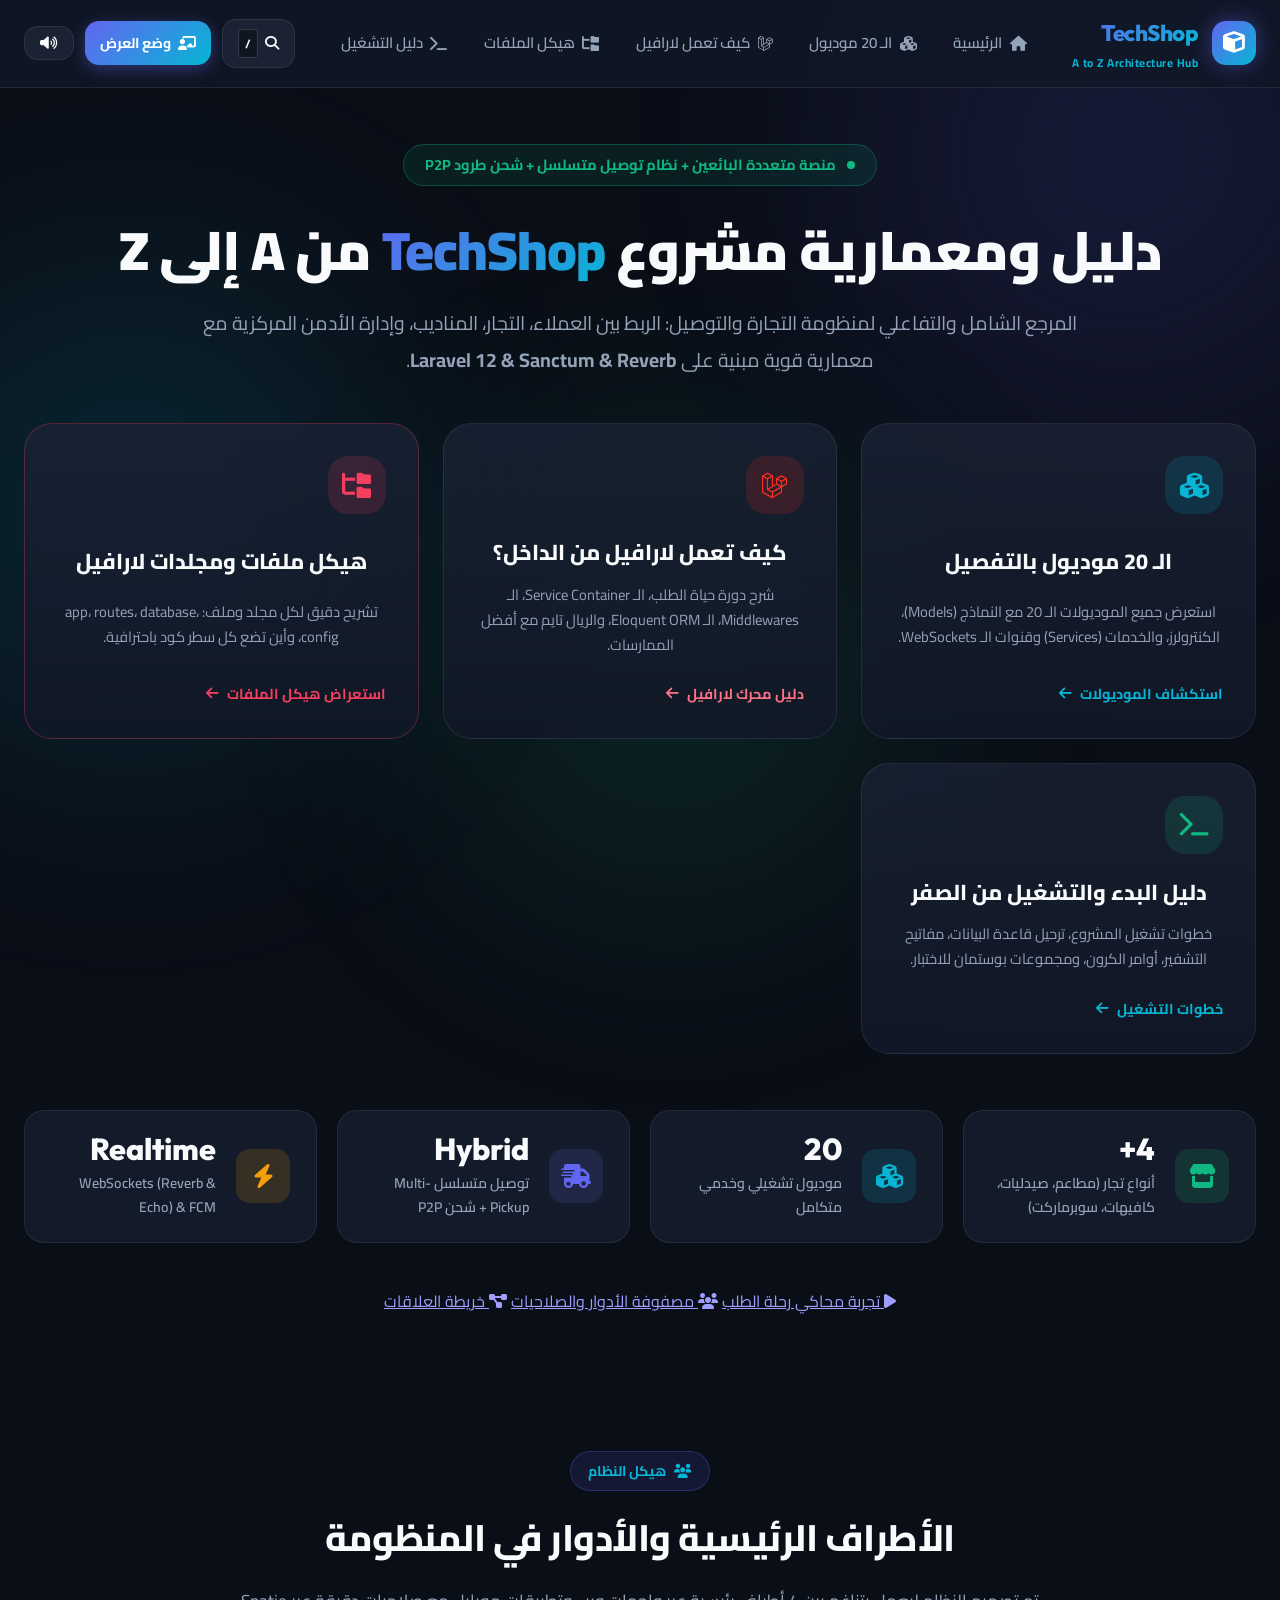
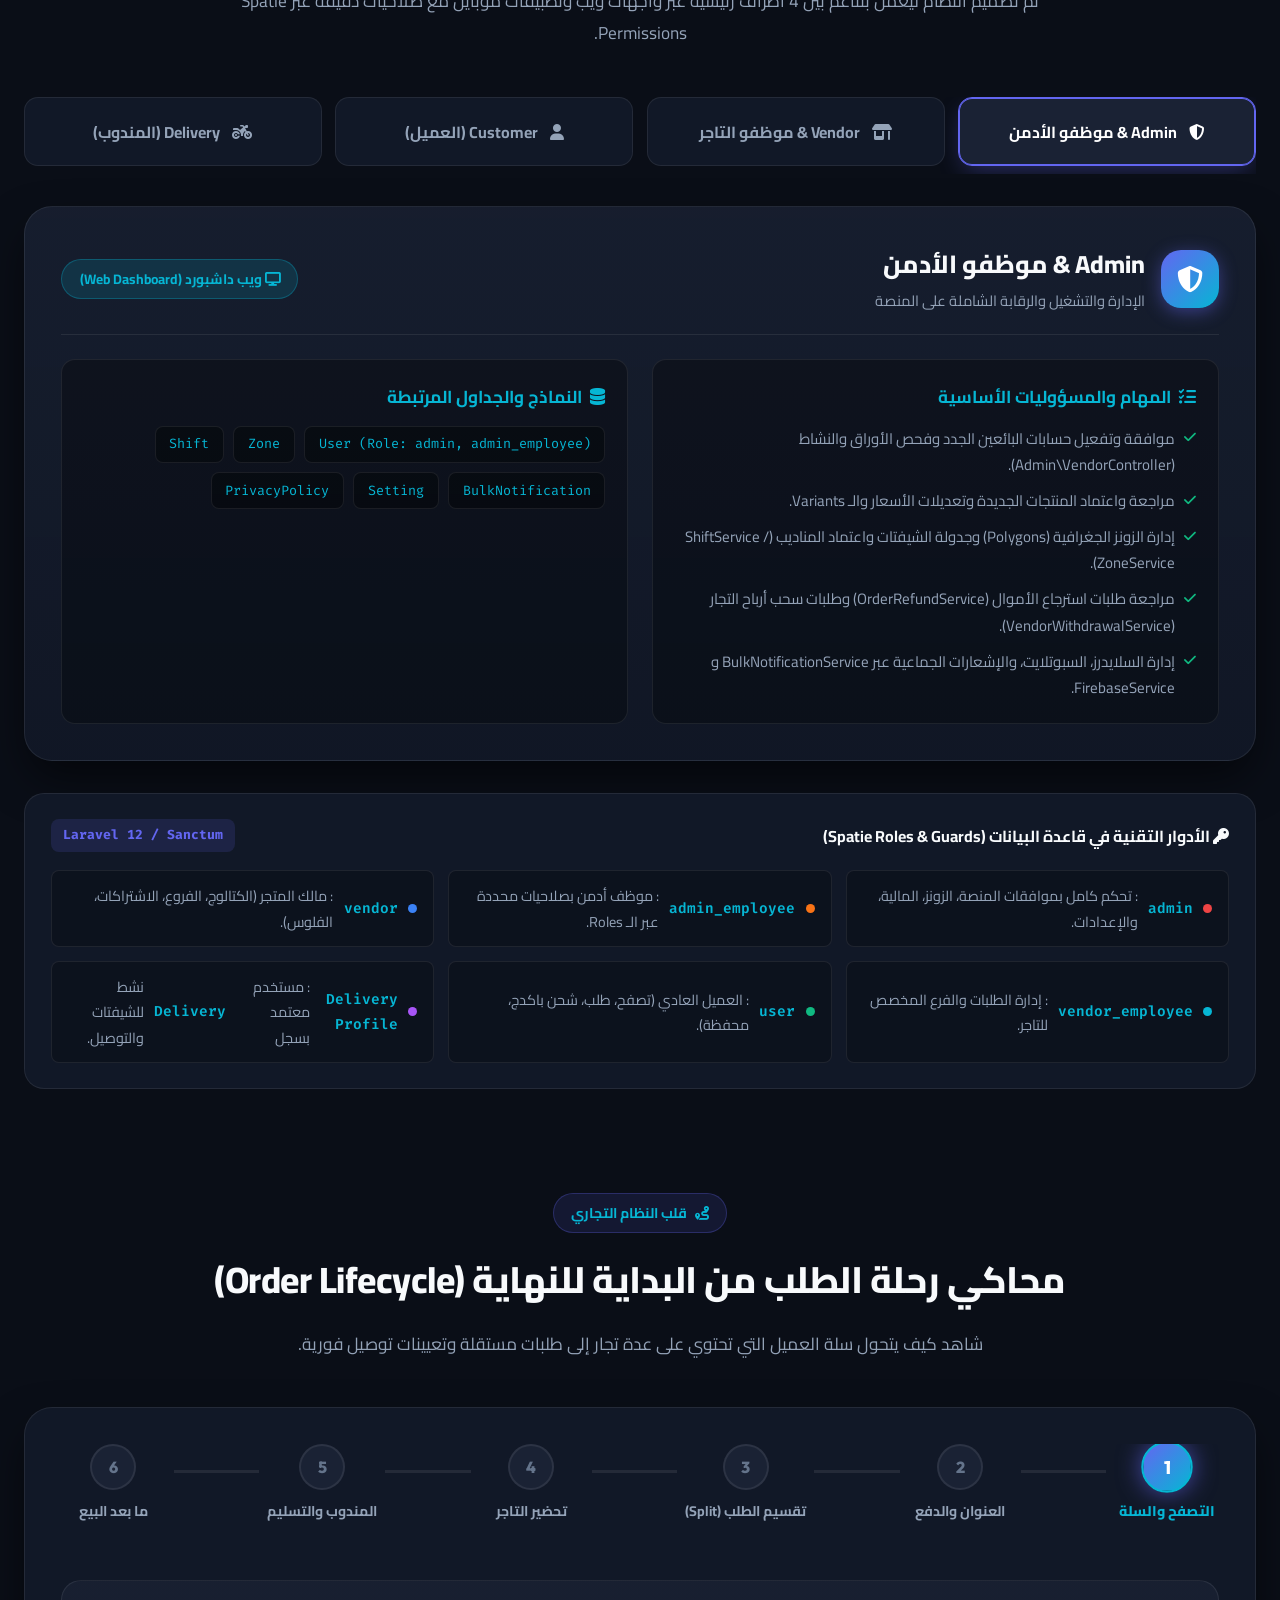
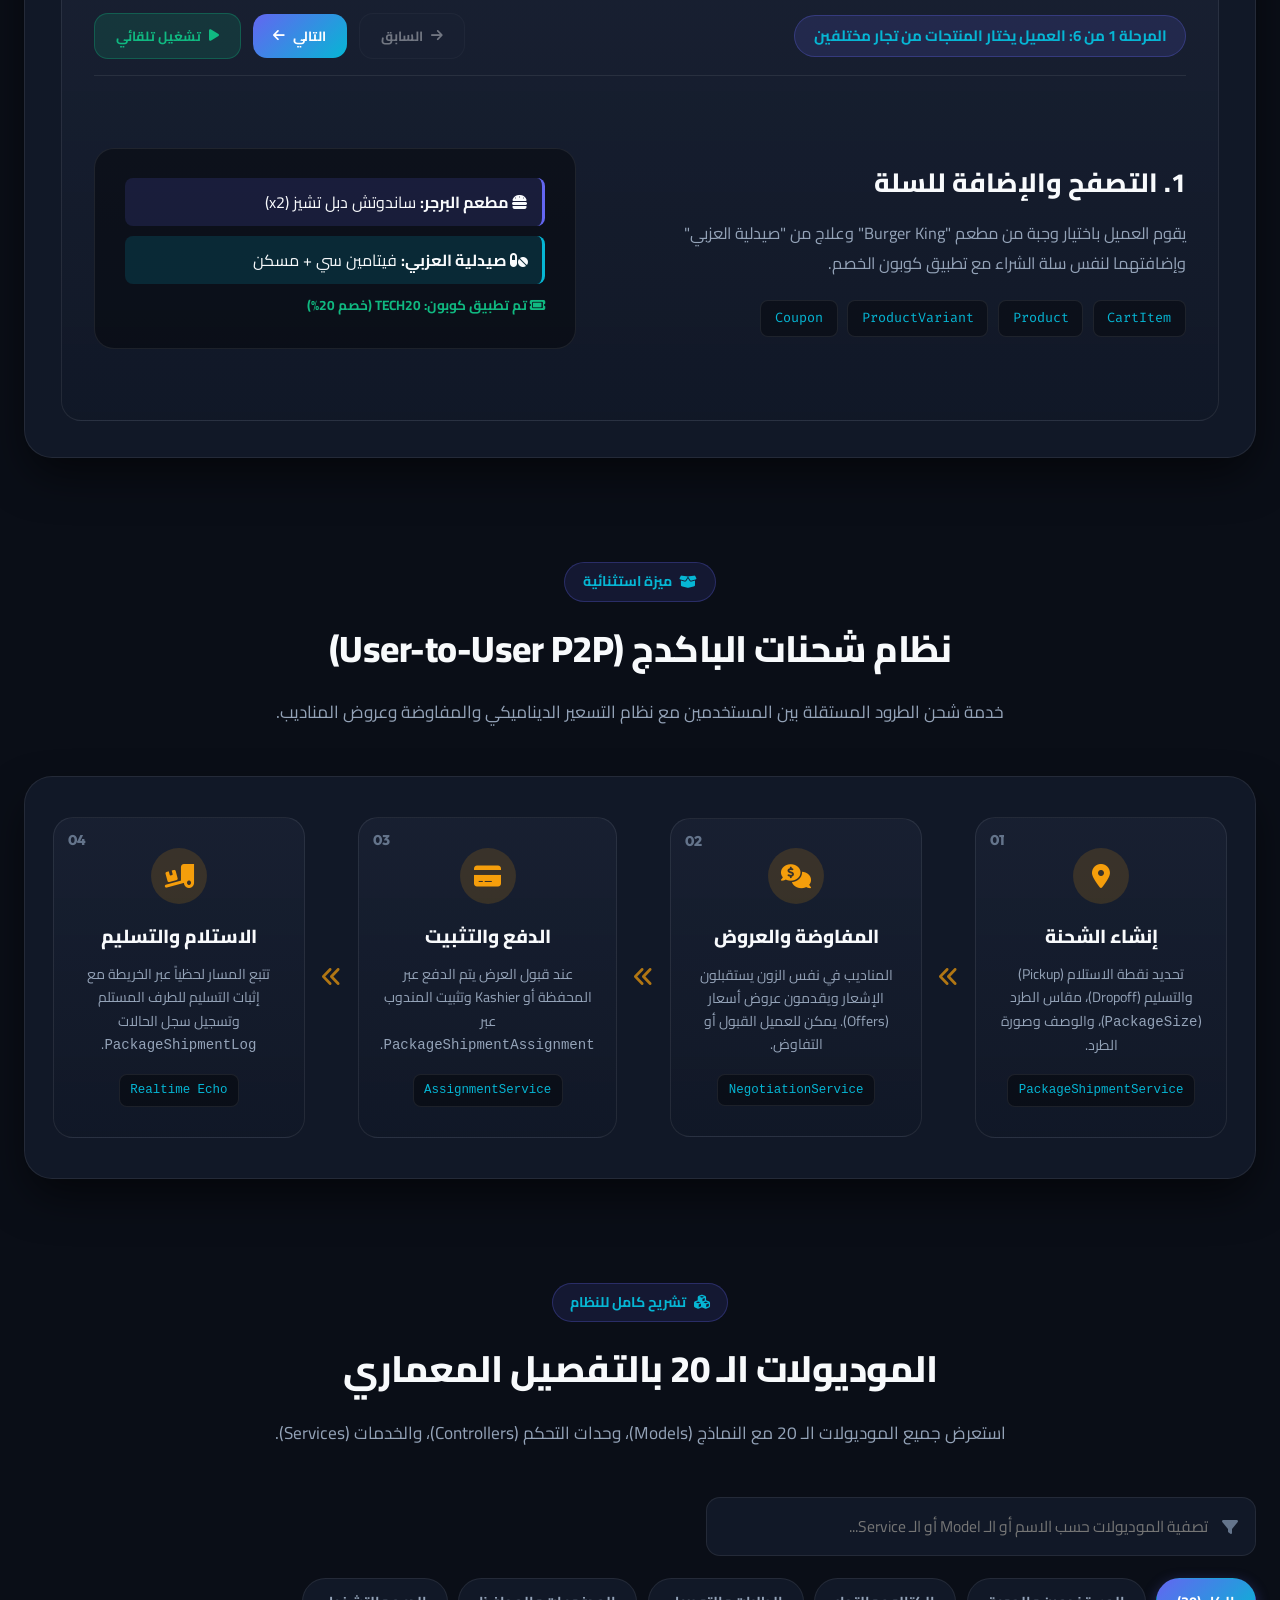
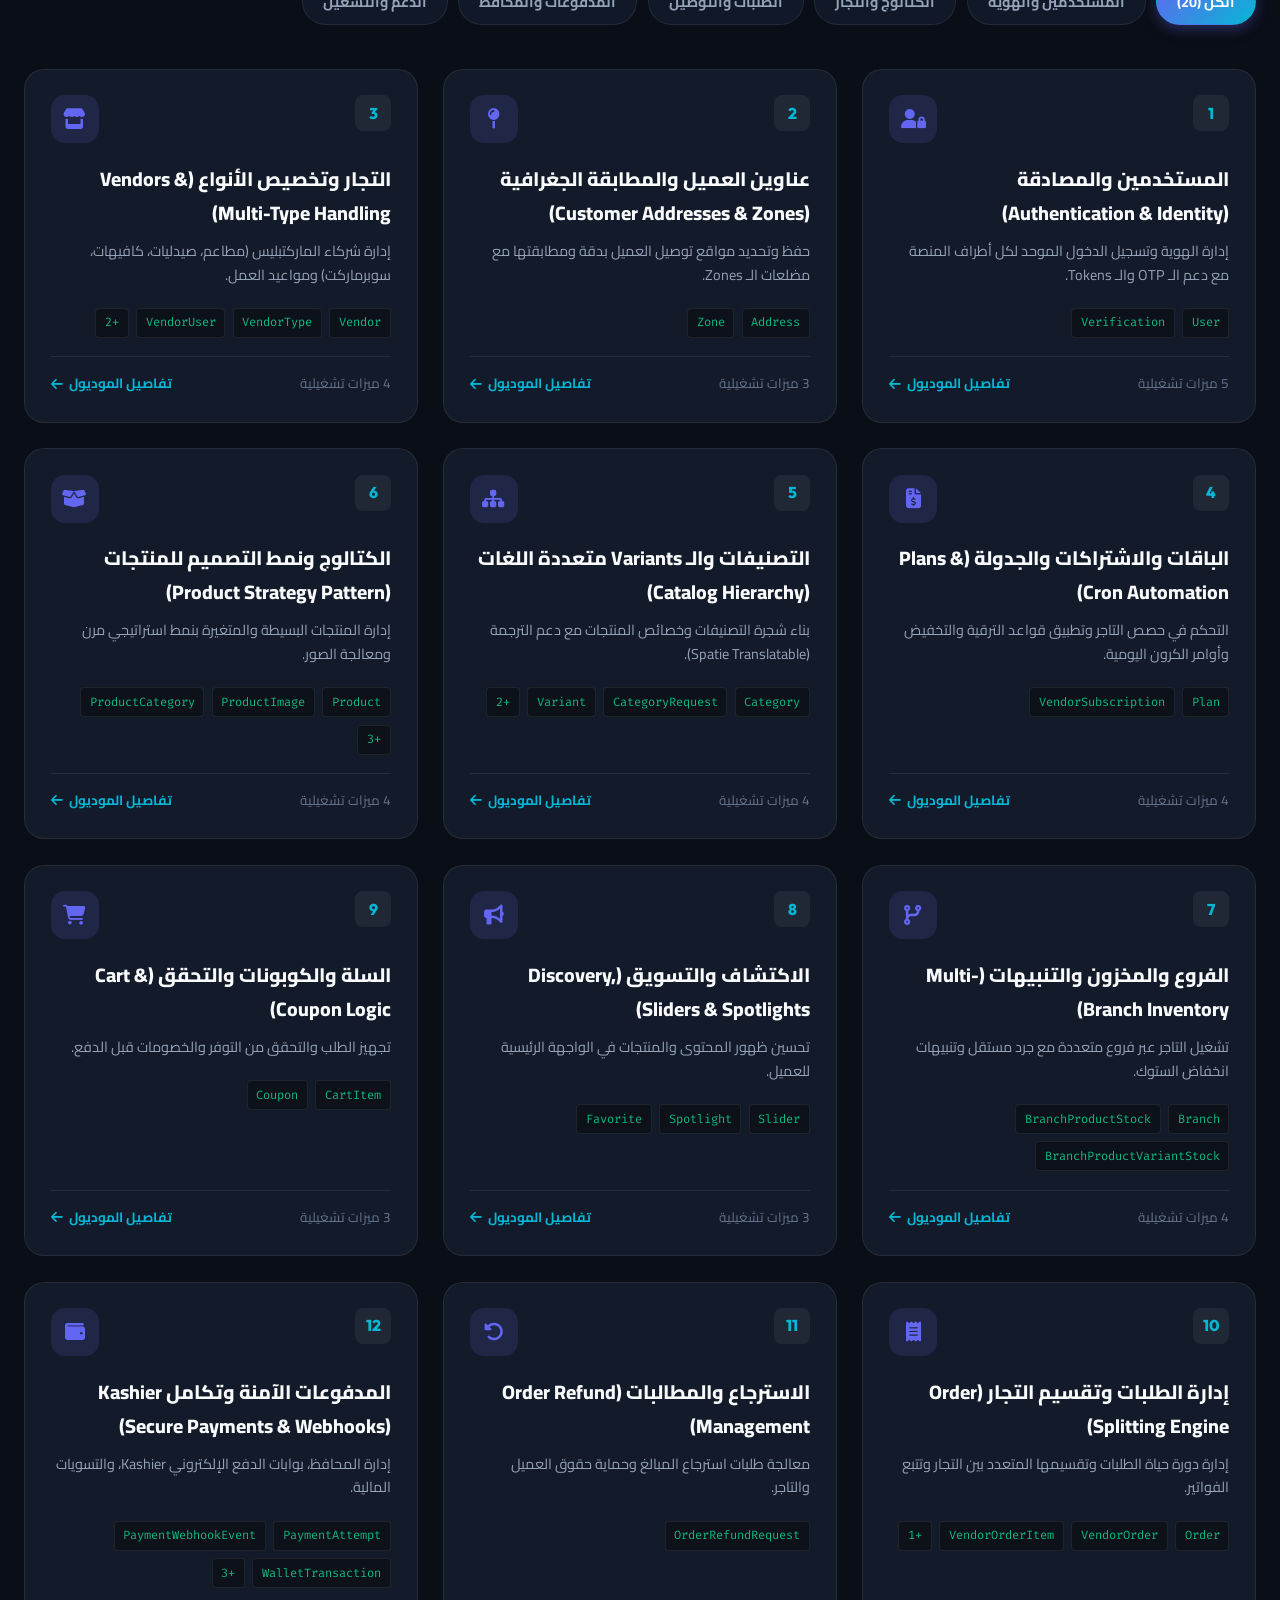
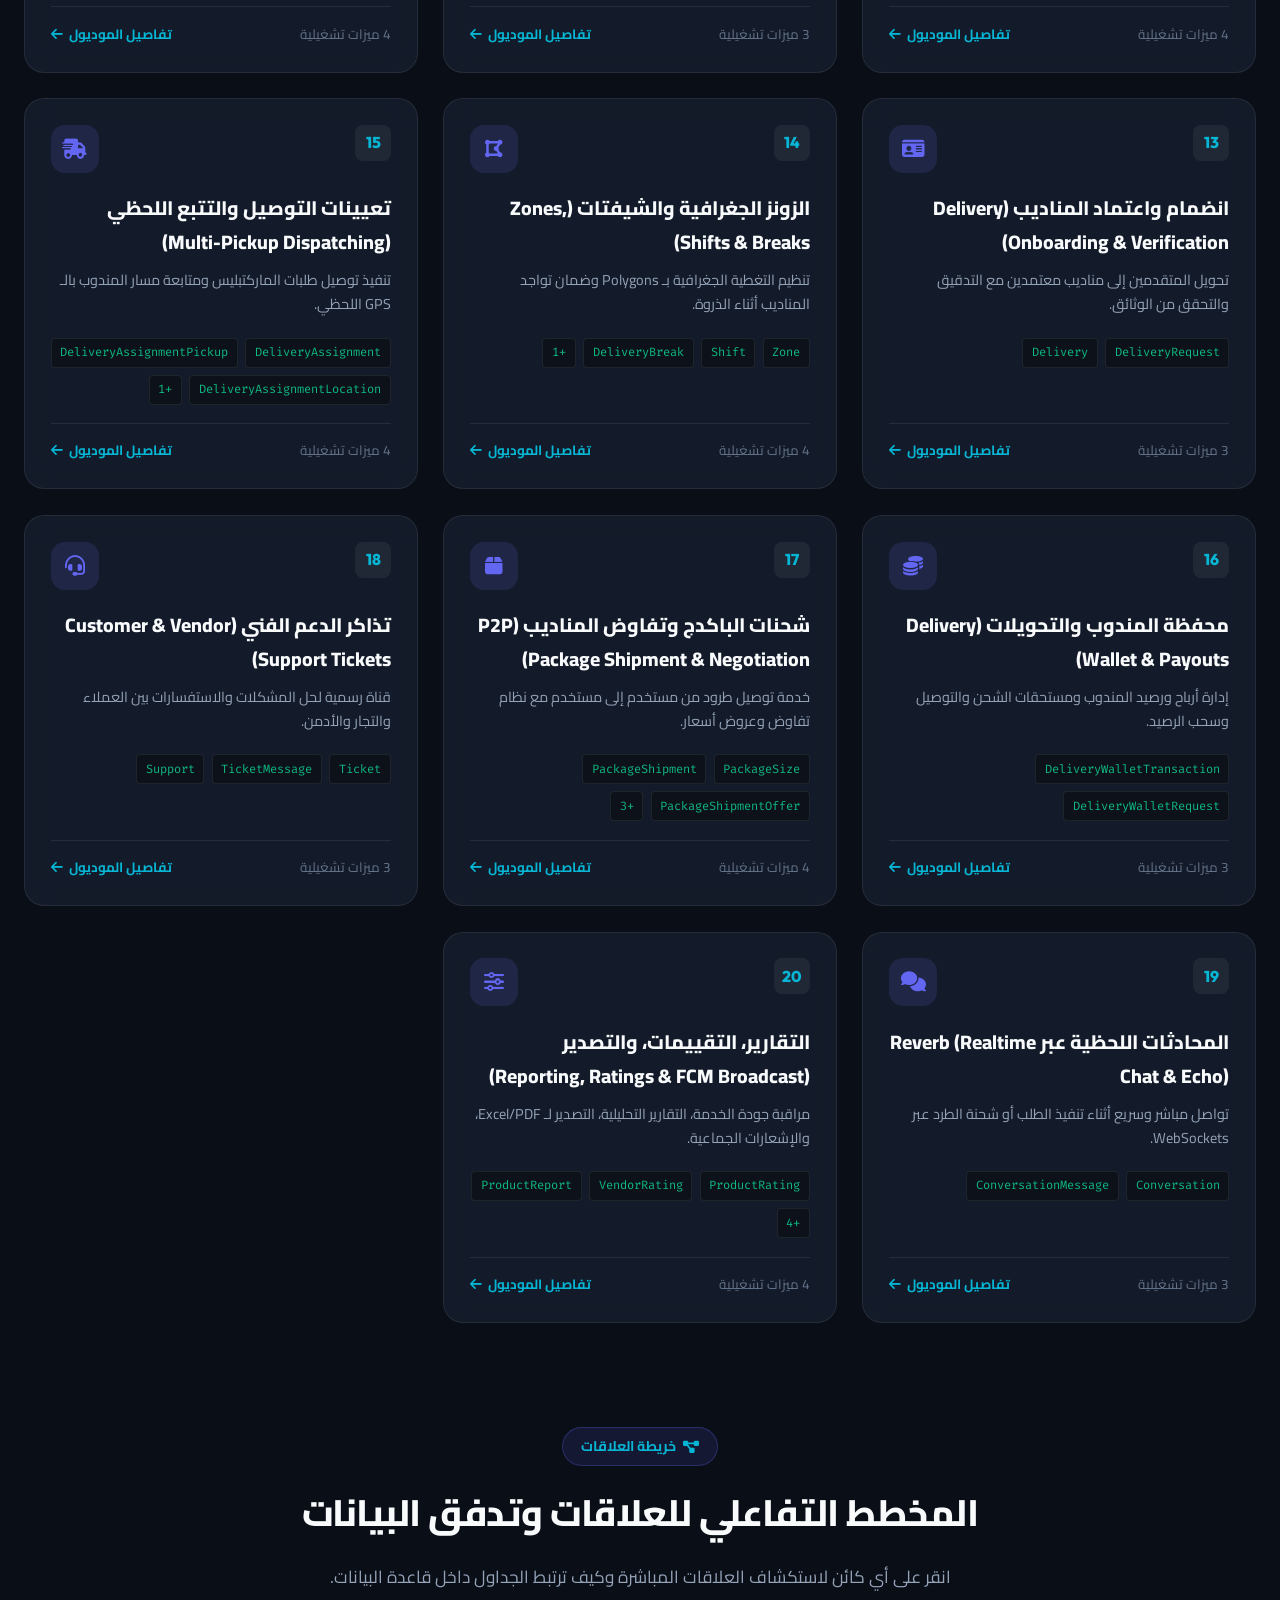
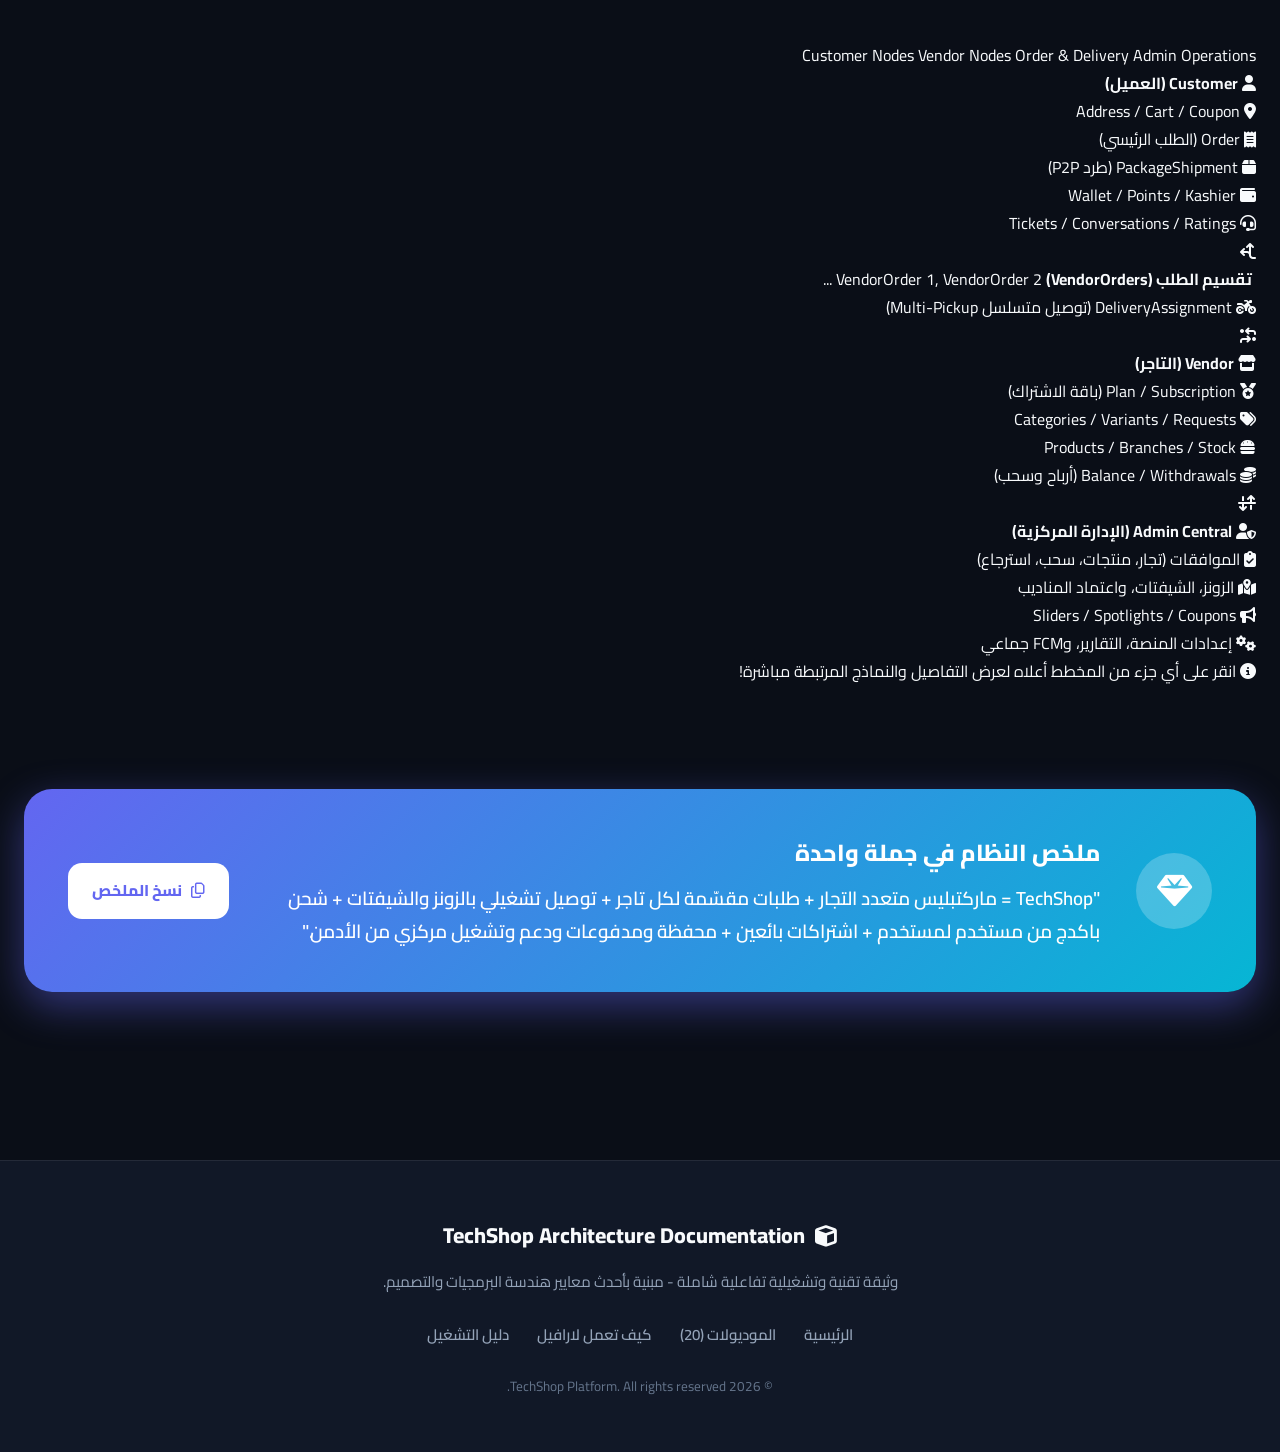
<file: techshop/index.html>
<!DOCTYPE html>
<html lang="ar" dir="rtl">
<head>
  <meta charset="UTF-8">
  <meta name="viewport" content="width=device-width, initial-scale=1.0">
  <title>TechShop | البوابة المعمارية والتشغيلية الرئيسية من A إلى Z</title>
  <meta name="description" content="البوابة الرئيسية الشاملة لمنظومة TechShop متعددة البائعين ونظام التوصيل الذكي وشحن الطرود P2P مبنية على Laravel 12">
  
  <!-- Google Fonts: Cairo, Outfit & Fira Code -->
  <link rel="preconnect" href="https://fonts.googleapis.com">
  <link rel="preconnect" href="https://fonts.gstatic.com" crossorigin>
  <link href="https://fonts.googleapis.com/css2?family=Cairo:wght@300;400;600;700;800;900&family=Outfit:wght@400;600;700;800&family=Fira+Code:wght@400;500;600;700&display=swap" rel="stylesheet">
  
  <!-- FontAwesome Icons -->
  <link rel="stylesheet" href="https://cdnjs.cloudflare.com/ajax/libs/font-awesome/6.5.1/css/all.min.css">
  
  <!-- Custom Styles -->
  <link rel="stylesheet" href="style.css">
</head>
<body class="dark-theme">
  <!-- Ambient Lighting Glows -->
  <div class="ambient-glow glow-1"></div>
  <div class="ambient-glow glow-2"></div>
  <div class="ambient-glow glow-3"></div>

  <!-- Header / Navigation -->
  <header class="navbar-glass" id="navbar">
    <div class="nav-container">
      <a href="index.html" class="brand-group">
        <div class="brand-logo">
          <i class="fa-solid fa-cube"></i>
        </div>
        <div class="brand-text">
          <span class="brand-title">TechShop</span>
          <span class="brand-badge">A to Z Architecture Hub</span>
        </div>
      </a>

      <nav class="nav-links">
        <a href="index.html" class="nav-link active"><i class="fa-solid fa-house"></i> الرئيسية</a>
        <a href="modules.html" class="nav-link"><i class="fa-solid fa-cubes"></i> الـ 20 موديول</a>
        <a href="laravel.html" class="nav-link"><i class="fa-brands fa-laravel"></i> كيف تعمل لارافيل</a>
        <a href="structure.html" class="nav-link"><i class="fa-solid fa-folder-tree"></i> هيكل الملفات</a>
        <a href="quickstart.html" class="nav-link"><i class="fa-solid fa-terminal"></i> دليل التشغيل</a>
      </nav>

      <div class="nav-actions">
        <button id="searchTriggerBtn" class="action-btn" title="بحث سريع (Ctrl + K)">
          <i class="fa-solid fa-magnifying-glass"></i>
          <span class="btn-kbd">/</span>
        </button>
        <button id="presentationModeBtn" class="action-btn highlight" title="وضع العرض التقديمي (Slides)">
          <i class="fa-solid fa-chalkboard-user"></i>
          <span>وضع العرض</span>
        </button>
        <button id="soundToggleBtn" class="action-btn" title="تفعيل/تعطيل الصوت">
          <i class="fa-solid fa-volume-high"></i>
        </button>
      </div>
    </div>
    <!-- Reading Progress Bar -->
    <div class="scroll-progress-bar" id="scrollProgressBar"></div>
  </header>

  <!-- Quick Search Modal -->
  <div class="modal-overlay" id="searchModal">
    <div class="search-modal-box">
      <div class="search-input-wrapper">
        <i class="fa-solid fa-magnifying-glass"></i>
        <input type="text" id="globalSearchInput" placeholder="ابحث عن موديول، Model، Service، Controller، أو مسار..." autocomplete="off">
        <button class="modal-close" id="closeSearchModal"><i class="fa-solid fa-xmark"></i></button>
      </div>
      <div class="search-results-container" id="searchResults">
        <div class="search-hint">اكتب للبحث الفوري في الـ 20 موديول ونماذج قاعدة البيانات والمسارات التقنية...</div>
      </div>
    </div>
  </div>

  <!-- Main Content Container -->
  <main class="main-content">
    
    <!-- Hero Section -->
    <section id="overview" class="section hero-section">
      <div class="hero-content">
        <div class="hero-pill">
          <span class="pulse-dot"></span>
          <span>منصة متعددة البائعين + نظام توصيل متسلسل + شحن طرود P2P</span>
        </div>
        <h1 class="hero-title">
          دليل ومعمارية مشروع <span class="gradient-text">TechShop</span> من A إلى Z
        </h1>
        <p class="hero-subtitle">
          المرجع الشامل والتفاعلي لمنظومة التجارة والتوصيل: الربط بين العملاء، التجار، المناديب، وإدارة الأدمن المركزية مع معمارية قوية مبنية على <strong>Laravel 12 & Sanctum & Reverb</strong>.
        </p>

        <!-- Dynamic Hub Navigation Cards (Multi-Page Navigation) -->
        <div class="hub-grid">
          <!-- Hub Card 1: 20 Modules -->
          <a href="modules.html" class="hub-card">
            <div class="hub-icon icon-cyan"><i class="fa-solid fa-cubes"></i></div>
            <div class="hub-title">الـ 20 موديول بالتفصيل</div>
            <div class="hub-desc">استعرض جميع الموديولات الـ 20 مع النماذج (Models)، الكنترولرز، والخدمات (Services) وقنوات الـ WebSockets.</div>
            <div class="hub-link-text">استكشاف الموديولات <i class="fa-solid fa-arrow-left"></i></div>
          </a>

          <!-- Hub Card 2: Laravel Engine Deep Dive -->
          <a href="laravel.html" class="hub-card laravel-card">
            <div class="hub-icon icon-laravel"><i class="fa-brands fa-laravel"></i></div>
            <div class="hub-title">كيف تعمل لارافيل من الداخل؟</div>
            <div class="hub-desc">شرح دورة حياة الطلب، الـ Service Container، الـ Middlewares، الـ Eloquent ORM، والريال تايم مع أفضل الممارسات.</div>
            <div class="hub-link-text">دليل محرك لارافيل <i class="fa-solid fa-arrow-left"></i></div>
          </a>

          <!-- Hub Card 3: Directory Structure -->
          <a href="structure.html" class="hub-card" style="border-color: rgba(244,63,94,0.3);">
            <div class="hub-icon" style="background: rgba(244,63,94,0.15); color: var(--accent-rose);"><i class="fa-solid fa-folder-tree"></i></div>
            <div class="hub-title">هيكل ملفات ومجلدات لارافيل</div>
            <div class="hub-desc">تشريح دقيق لكل مجلد وملف: app، routes، database، config، وأين تضع كل سطر كود باحترافية.</div>
            <div class="hub-link-text" style="color: var(--accent-rose);">استعراض هيكل الملفات <i class="fa-solid fa-arrow-left"></i></div>
          </a>

          <!-- Hub Card 4: Quickstart & Operations -->
          <a href="quickstart.html" class="hub-card emerald-card">
            <div class="hub-icon icon-emerald"><i class="fa-solid fa-terminal"></i></div>
            <div class="hub-title">دليل البدء والتشغيل من الصفر</div>
            <div class="hub-desc">خطوات تشغيل المشروع، ترحيل قاعدة البيانات، مفاتيح التشفير، أوامر الكرون، ومجموعات بوستمان للاختبار.</div>
            <div class="hub-link-text">خطوات التشغيل <i class="fa-solid fa-arrow-left"></i></div>
          </a>
        </div>

        <!-- Live Metrics Cards -->
        <div class="stats-grid">
          <div class="stat-card" data-tilt>
            <div class="stat-icon icon-emerald"><i class="fa-solid fa-store"></i></div>
            <div class="stat-info">
              <span class="stat-number">4+</span>
              <span class="stat-label">أنواع تجار (مطاعم، صيدليات، كافيهات، سوبرماركت)</span>
            </div>
          </div>
          <div class="stat-card" data-tilt>
            <div class="stat-icon icon-cyan"><i class="fa-solid fa-cubes"></i></div>
            <div class="stat-info">
              <span class="stat-number">20</span>
              <span class="stat-label">موديول تشغيلي وخدمي متكامل</span>
            </div>
          </div>
          <div class="stat-card" data-tilt>
            <div class="stat-icon icon-indigo"><i class="fa-solid fa-truck-fast"></i></div>
            <div class="stat-info">
              <span class="stat-number">Hybrid</span>
              <span class="stat-label">توصيل متسلسل Multi-Pickup + شحن P2P</span>
            </div>
          </div>
          <div class="stat-card" data-tilt>
            <div class="stat-icon icon-amber"><i class="fa-solid fa-bolt"></i></div>
            <div class="stat-info">
              <span class="stat-number">Realtime</span>
              <span class="stat-label">WebSockets (Reverb & Echo) & FCM</span>
            </div>
          </div>
        </div>

        <!-- Hero Buttons -->
        <div class="hero-ctas">
          <a href="#order-flow" class="cta-btn primary-btn"><i class="fa-solid fa-play"></i> تجربة محاكي رحلة الطلب</a>
          <a href="#roles" class="cta-btn secondary-btn"><i class="fa-solid fa-users"></i> مصفوفة الأدوار والصلاحيات</a>
          <a href="#diagram" class="cta-btn glass-btn"><i class="fa-solid fa-diagram-project"></i> خريطة العلاقات</a>
        </div>
      </div>
    </section>

    <!-- SECTION: Roles and Actors Matrix -->
    <section id="roles" class="section">
      <div class="section-header">
        <div class="section-tag"><i class="fa-solid fa-users"></i> هيكل النظام</div>
        <h2 class="section-title">الأطراف الرئيسية والأدوار في المنظومة</h2>
        <p class="section-desc">تم تصميم النظام ليعمل بتناغم بين 4 أطراف رئيسية عبر واجهات ويب وتطبيقات موبايل مع صلاحيات دقيقة عبر Spatie Permissions.</p>
      </div>

      <!-- Role Selector Tabs -->
      <div class="role-tabs">
        <button class="role-tab active" data-role="admin">
          <i class="fa-solid fa-shield-halved"></i>
          <span>Admin & موظفو الأدمن</span>
        </button>
        <button class="role-tab" data-role="vendor">
          <i class="fa-solid fa-shop"></i>
          <span>Vendor & موظفو التاجر</span>
        </button>
        <button class="role-tab" data-role="customer">
          <i class="fa-solid fa-user"></i>
          <span>Customer (العميل)</span>
        </button>
        <button class="role-tab" data-role="delivery">
          <i class="fa-solid fa-motorcycle"></i>
          <span>Delivery (المندوب)</span>
        </button>
      </div>

      <!-- Role Details Dynamic Display -->
      <div class="role-card-display" id="roleCardDisplay"></div>

      <!-- Role Permission Hierarchy Reference -->
      <div class="roles-code-box">
        <div class="code-box-header">
          <span><i class="fa-solid fa-key"></i> الأدوار التقنية في قاعدة البيانات (Spatie Roles & Guards)</span>
          <span class="badge-role">Laravel 12 / Sanctum</span>
        </div>
        <div class="roles-chips">
          <div class="role-chip"><span class="chip-dot dot-red"></span><code>admin</code>: تحكم كامل بموافقات المنصة، الزونز، المالية، والإعدادات.</div>
          <div class="role-chip"><span class="chip-dot dot-orange"></span><code>admin_employee</code>: موظف أدمن بصلاحيات محددة عبر الـ Roles.</div>
          <div class="role-chip"><span class="chip-dot dot-blue"></span><code>vendor</code>: مالك المتجر (الكتالوج، الفروع، الاشتراكات، الفلوس).</div>
          <div class="role-chip"><span class="chip-dot dot-cyan"></span><code>vendor_employee</code>: إدارة الطلبات والفرع المخصص للتاجر.</div>
          <div class="role-chip"><span class="chip-dot dot-green"></span><code>user</code>: العميل العادي (تصفح، طلب، شحن باكدج، محفظة).</div>
          <div class="role-chip"><span class="chip-dot dot-purple"></span><code>Delivery Profile</code>: مستخدم معتمد بسجل <code>Delivery</code> نشط للشيفتات والتوصيل.</div>
        </div>
      </div>
    </section>

    <!-- SECTION: Interactive Order Lifecycle Simulator -->
    <section id="order-flow" class="section">
      <div class="section-header">
        <div class="section-tag"><i class="fa-solid fa-route"></i> قلب النظام التجاري</div>
        <h2 class="section-title">محاكي رحلة الطلب من البداية للنهاية (Order Lifecycle)</h2>
        <p class="section-desc">شاهد كيف يتحول سلة العميل التي تحتوي على عدة تجار إلى طلبات مستقلة وتعيينات توصيل فورية.</p>
      </div>

      <div class="simulator-container">
        <!-- Step Progress Bar -->
        <div class="stepper-nav" id="orderStepperNav">
          <div class="step-nav-item active" data-step="1">
            <div class="step-circle">1</div>
            <div class="step-title">التصفح والسلة</div>
          </div>
          <div class="step-line"></div>
          <div class="step-nav-item" data-step="2">
            <div class="step-circle">2</div>
            <div class="step-title">العنوان والدفع</div>
          </div>
          <div class="step-line"></div>
          <div class="step-nav-item" data-step="3">
            <div class="step-circle">3</div>
            <div class="step-title">تقسيم الطلب (Split)</div>
          </div>
          <div class="step-line"></div>
          <div class="step-nav-item" data-step="4">
            <div class="step-circle">4</div>
            <div class="step-title">تحضير التاجر</div>
          </div>
          <div class="step-line"></div>
          <div class="step-nav-item" data-step="5">
            <div class="step-circle">5</div>
            <div class="step-title">المندوب والتسليم</div>
          </div>
          <div class="step-line"></div>
          <div class="step-nav-item" data-step="6">
            <div class="step-circle">6</div>
            <div class="step-title">ما بعد البيع</div>
          </div>
        </div>

        <!-- Simulator Live Box -->
        <div class="simulator-card" id="simulatorCard">
          <div class="sim-header">
            <div class="sim-status-badge" id="simStatusBadge">المرحلة 1 من 6: اختيار المنتجات</div>
            <div class="sim-actions">
              <button class="sim-btn" id="simPrevBtn" disabled><i class="fa-solid fa-arrow-right"></i> السابق</button>
              <button class="sim-btn primary" id="simNextBtn">التالي <i class="fa-solid fa-arrow-left"></i></button>
              <button class="sim-btn auto-play" id="simAutoPlayBtn"><i class="fa-solid fa-play"></i> تشغيل تلقائي</button>
            </div>
          </div>

          <div class="sim-body" id="simBodyContent"></div>
        </div>
      </div>
    </section>

    <!-- SECTION: Package Shipment Flow (User-to-User P2P) -->
    <section id="package-flow" class="section">
      <div class="section-header">
        <div class="section-tag"><i class="fa-solid fa-box-open"></i> ميزة استثنائية</div>
        <h2 class="section-title">نظام شحنات الباكدج (User-to-User P2P)</h2>
        <p class="section-desc">خدمة شحن الطرود المستقلة بين المستخدمين مع نظام التسعير الديناميكي والمفاوضة وعروض المناديب.</p>
      </div>

      <div class="package-pipeline">
        <div class="pipeline-step">
          <div class="pipeline-icon"><i class="fa-solid fa-location-dot"></i></div>
          <div class="pipeline-number">01</div>
          <h3>إنشاء الشحنة</h3>
          <p>تحديد نقطة الاستلام (Pickup) والتسليم (Dropoff)، مقاس الطرد (<code>PackageSize</code>)، والوصف وصورة الطرد.</p>
          <span class="badge-tech"><code>PackageShipmentService</code></span>
        </div>

        <div class="pipeline-arrow"><i class="fa-solid fa-angles-left"></i></div>

        <div class="pipeline-step">
          <div class="pipeline-icon"><i class="fa-solid fa-comments-dollar"></i></div>
          <div class="pipeline-number">02</div>
          <h3>المفاوضة والعروض</h3>
          <p>المناديب في نفس الزون يستقبلون الإشعار ويقدمون عروض أسعار (Offers). يمكن للعميل القبول أو التفاوض.</p>
          <span class="badge-tech"><code>NegotiationService</code></span>
        </div>

        <div class="pipeline-arrow"><i class="fa-solid fa-angles-left"></i></div>

        <div class="pipeline-step">
          <div class="pipeline-icon"><i class="fa-solid fa-credit-card"></i></div>
          <div class="pipeline-number">03</div>
          <h3>الدفع والتثبيت</h3>
          <p>عند قبول العرض يتم الدفع عبر المحفظة أو Kashier وتثبيت المندوب عبر <code>PackageShipmentAssignment</code>.</p>
          <span class="badge-tech"><code>AssignmentService</code></span>
        </div>

        <div class="pipeline-arrow"><i class="fa-solid fa-angles-left"></i></div>

        <div class="pipeline-step">
          <div class="pipeline-icon"><i class="fa-solid fa-truck-ramp-box"></i></div>
          <div class="pipeline-number">04</div>
          <h3>الاستلام والتسليم</h3>
          <p>تتبع المسار لحظياً عبر الخريطة مع إثبات التسليم للطرف المستلم وتسجيل سجل الحالات <code>PackageShipmentLog</code>.</p>
          <span class="badge-tech"><code>Realtime Echo</code></span>
        </div>
      </div>
    </section>

    <!-- SECTION: 20 Modules Showcase -->
    <section id="modules" class="section">
      <div class="section-header">
        <div class="section-tag"><i class="fa-solid fa-cubes"></i> تشريح كامل للنظام</div>
        <h2 class="section-title">الموديولات الـ 20 بالتفصيل المعماري</h2>
        <p class="section-desc">استعرض جميع الموديولات الـ 20 مع النماذج (Models)، وحدات التحكم (Controllers)، والخدمات (Services).</p>
      </div>

      <!-- Filters & Search -->
      <div class="module-filter-bar">
        <div class="filter-search-box">
          <i class="fa-solid fa-filter"></i>
          <input type="text" id="moduleSearchInput" placeholder="تصفية الموديولات حسب الاسم أو الـ Model أو الـ Service...">
        </div>
        <div class="filter-tags" id="moduleFilterTags">
          <button class="filter-tag active" data-category="all">الكل (20)</button>
          <button class="filter-tag" data-category="auth">المستخدمين والهوية</button>
          <button class="filter-tag" data-category="catalog">الكتالوج والتجار</button>
          <button class="filter-tag" data-category="orders">الطلبات والتوصيل</button>
          <button class="filter-tag" data-category="finance">المدفوعات والمحافظ</button>
          <button class="filter-tag" data-category="ops">الدعم والتشغيل</button>
        </div>
      </div>

      <!-- Modules Grid -->
      <div class="modules-grid" id="modulesGrid"></div>
    </section>

    <!-- SECTION: Interactive Entity Relationship Diagram (ERD) -->
    <section id="diagram" class="section">
      <div class="section-header">
        <div class="section-tag"><i class="fa-solid fa-diagram-project"></i> خريطة العلاقات</div>
        <h2 class="section-title">المخطط التفاعلي للعلاقات وتدفق البيانات</h2>
        <p class="section-desc">انقر على أي كائن لاستكشاف العلاقات المباشرة وكيف ترتبط الجداول داخل قاعدة البيانات.</p>
      </div>

      <div class="diagram-interactive-wrapper">
        <div class="diagram-toolbar">
          <span class="diag-legend-item"><span class="legend-box box-customer"></span> Customer Nodes</span>
          <span class="diag-legend-item"><span class="legend-box box-vendor"></span> Vendor Nodes</span>
          <span class="diag-legend-item"><span class="legend-box box-order"></span> Order & Delivery</span>
          <span class="diag-legend-item"><span class="legend-box box-admin"></span> Admin Operations</span>
        </div>

        <div class="diagram-canvas-container">
          <div class="diagram-tree">
            <!-- Node: Customer -->
            <div class="tree-node-group">
              <div class="tree-root node-customer" data-node="Customer">
                <i class="fa-solid fa-user"></i>
                <strong>Customer (العميل)</strong>
              </div>
              <div class="tree-branches">
                <div class="branch-item" data-node="Address"><i class="fa-solid fa-location-dot"></i> Address / Cart / Coupon</div>
                <div class="branch-item highlight-node" data-node="Order"><i class="fa-solid fa-receipt"></i> Order (الطلب الرئيسي)</div>
                <div class="branch-item" data-node="Package"><i class="fa-solid fa-box"></i> PackageShipment (طرد P2P)</div>
                <div class="branch-item" data-node="Wallet"><i class="fa-solid fa-wallet"></i> Wallet / Points / Kashier</div>
                <div class="branch-item" data-node="Support"><i class="fa-solid fa-headset"></i> Tickets / Conversations / Ratings</div>
              </div>
            </div>

            <div class="tree-connector"><i class="fa-solid fa-arrows-split-up-and-left"></i></div>

            <!-- Node: Split Order Junction -->
            <div class="tree-node-group center-junction">
              <div class="tree-root node-order" data-node="VendorOrder">
                <i class="fa-solid fa-split"></i>
                <strong>تقسيم الطلب (VendorOrders)</strong>
                <span class="sub-text">VendorOrder 1, VendorOrder 2 ...</span>
              </div>
              <div class="tree-branches">
                <div class="branch-item node-delivery-branch" data-node="DeliveryAssignment">
                  <i class="fa-solid fa-motorcycle"></i> DeliveryAssignment (توصيل متسلسل Multi-Pickup)
                </div>
              </div>
            </div>

            <div class="tree-connector"><i class="fa-solid fa-arrows-turn-to-dots"></i></div>

            <!-- Node: Vendor -->
            <div class="tree-node-group">
              <div class="tree-root node-vendor" data-node="Vendor">
                <i class="fa-solid fa-store"></i>
                <strong>Vendor (التاجر)</strong>
              </div>
              <div class="tree-branches">
                <div class="branch-item" data-node="Plan"><i class="fa-solid fa-medal"></i> Plan / Subscription (باقة الاشتراك)</div>
                <div class="branch-item" data-node="Catalog"><i class="fa-solid fa-tags"></i> Categories / Variants / Requests</div>
                <div class="branch-item" data-node="Products"><i class="fa-solid fa-burger"></i> Products / Branches / Stock</div>
                <div class="branch-item" data-node="Balance"><i class="fa-solid fa-coins"></i> Balance / Withdrawals (أرباح وسحب)</div>
              </div>
            </div>

            <div class="tree-connector"><i class="fa-solid fa-arrow-down-up-across-line"></i></div>

            <!-- Node: Admin -->
            <div class="tree-node-group">
              <div class="tree-root node-admin" data-node="Admin">
                <i class="fa-solid fa-user-shield"></i>
                <strong>Admin Central (الإدارة المركزية)</strong>
              </div>
              <div class="tree-branches">
                <div class="branch-item" data-node="Approvals"><i class="fa-solid fa-clipboard-check"></i> الموافقات (تجار، منتجات، سحب، استرجاع)</div>
                <div class="branch-item" data-node="Zones"><i class="fa-solid fa-map-location-dot"></i> الزونز، الشيفتات، واعتماد المناديب</div>
                <div class="branch-item" data-node="Marketing"><i class="fa-solid fa-bullhorn"></i> Sliders / Spotlights / Coupons</div>
                <div class="branch-item" data-node="Settings"><i class="fa-solid fa-gears"></i> إعدادات المنصة، التقارير، وFCM جماعي</div>
              </div>
            </div>
          </div>
        </div>

        <!-- Node Details Popover -->
        <div class="diagram-info-panel" id="diagramInfoPanel">
          <div class="panel-hint"><i class="fa-solid fa-circle-info"></i> انقر على أي جزء من المخطط أعلاه لعرض التفاصيل والنماذج المرتبطة مباشرة!</div>
        </div>
      </div>
    </section>

    <!-- SECTION: Executive Summary Box -->
    <section class="section summary-section">
      <div class="summary-box">
        <div class="summary-icon"><i class="fa-solid fa-gem"></i></div>
        <div class="summary-text">
          <h3>ملخص النظام في جملة واحدة</h3>
          <p class="summary-quote">
            "TechShop = ماركتبليس متعدد التجار + طلبات مقسّمة لكل تاجر + توصيل تشغيلي بالزونز والشيفتات + شحن باكدج من مستخدم لمستخدم + اشتراكات بائعين + محفظة ومدفوعات ودعم وتشغيل مركزي من الأدمن."
          </p>
        </div>
        <button class="copy-summary-btn" id="copySummaryBtn" title="نسخ الملخص">
          <i class="fa-regular fa-copy"></i>
          <span>نسخ الملخص</span>
        </button>
      </div>
    </section>

  </main>

  <!-- Module Details Modal -->
  <div class="modal-overlay" id="moduleModal">
    <div class="module-modal-box">
      <button class="modal-close" id="closeModuleModal"><i class="fa-solid fa-xmark"></i></button>
      <div class="module-modal-header" id="moduleModalHeader"></div>
      <div class="module-modal-body" id="moduleModalBody"></div>
    </div>
  </div>

  <!-- Presentation Slide Mode Overlay -->
  <div class="presentation-mode" id="presentationMode">
    <div class="pres-header">
      <div class="pres-title">TechShop - عرض تقديمي تفاعلي</div>
      <div class="pres-controls">
        <span class="pres-counter" id="presCounter">Slide 1 of 6</span>
        <button class="pres-btn" id="presPrev"><i class="fa-solid fa-chevron-right"></i> السابق</button>
        <button class="pres-btn primary" id="presNext">التالي <i class="fa-solid fa-chevron-left"></i></button>
        <button class="pres-btn exit" id="presExit"><i class="fa-solid fa-xmark"></i> إنهاء العرض (Esc)</button>
      </div>
    </div>
    <div class="pres-body" id="presBody"></div>
    <div class="pres-footer">
      <span>استخدم مفاتيح الأسهم &larr; &rarr; للتنقل، و Esc للخروج</span>
    </div>
  </div>

  <!-- Footer -->
  <footer class="footer">
    <div class="footer-content">
      <div class="footer-brand">
        <i class="fa-solid fa-cube"></i>
        <span>TechShop Architecture Documentation</span>
      </div>
      <p class="footer-desc">وثيقة تقنية وتشغيلية تفاعلية شاملة - مبنية بأحدث معايير هندسة البرمجيات والتصميم.</p>
      <div class="footer-links">
        <a href="index.html">الرئيسية</a>
        <a href="modules.html">الموديولات (20)</a>
        <a href="laravel.html">كيف تعمل لارافيل</a>
        <a href="quickstart.html">دليل التشغيل</a>
      </div>
      <div class="footer-copy">© 2026 TechShop Platform. All rights reserved.</div>
    </div>
  </footer>

  <!-- Notification Toast -->
  <div class="toast" id="toast"></div>

  <!-- Application Logic -->
  <script src="app.js"></script>
</body>
</html>
</file>
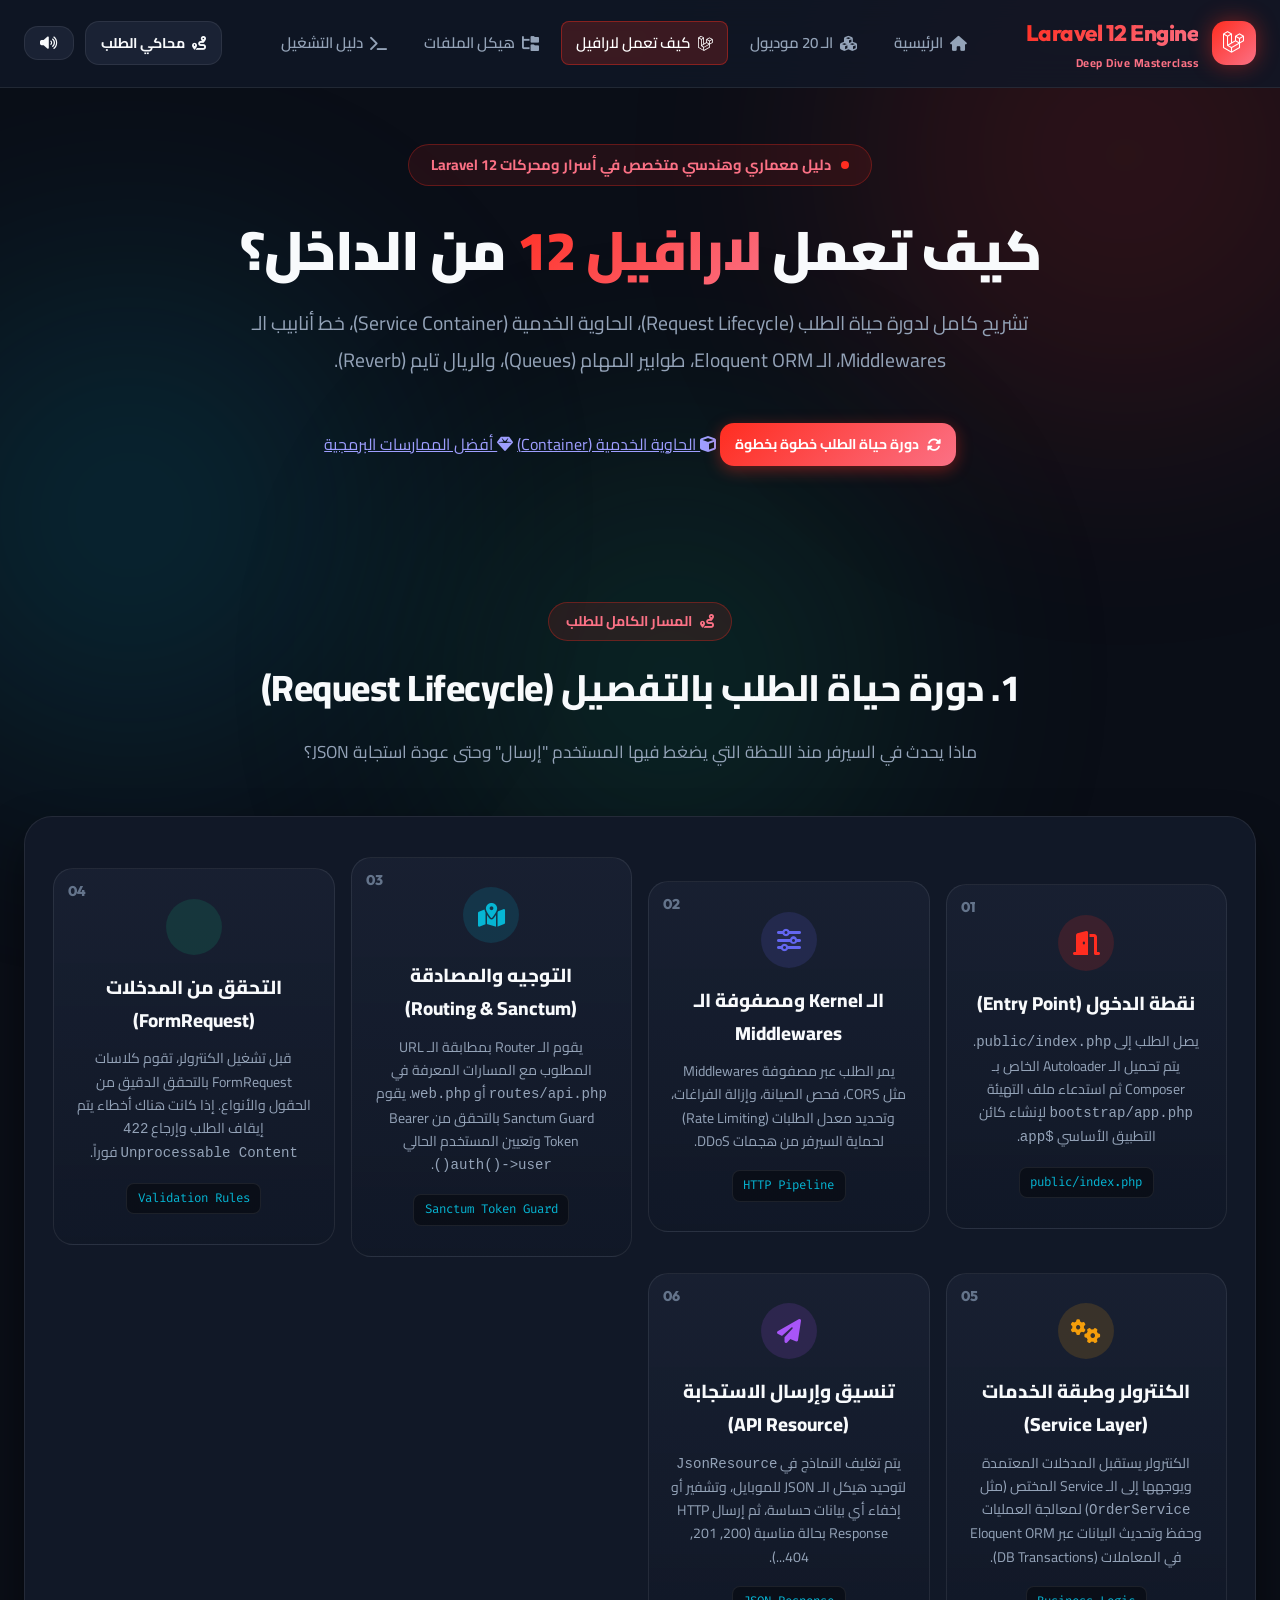
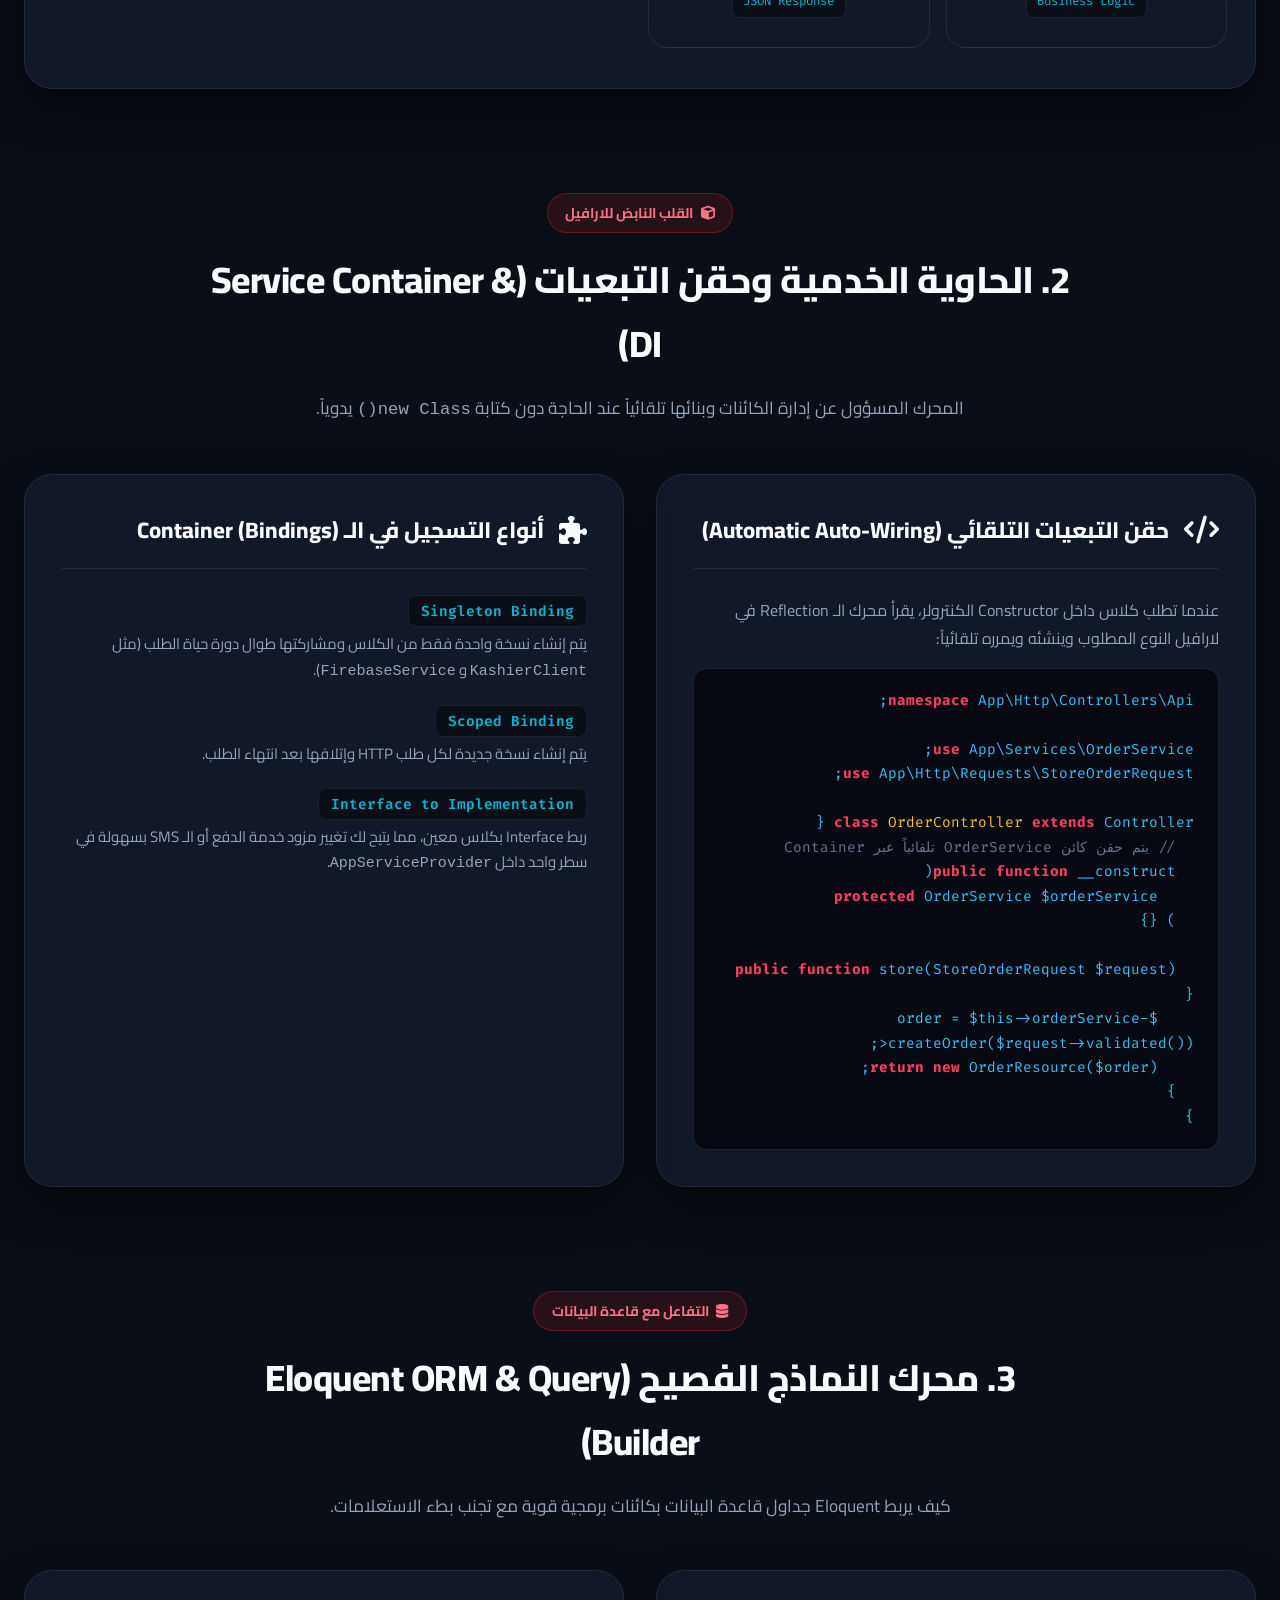
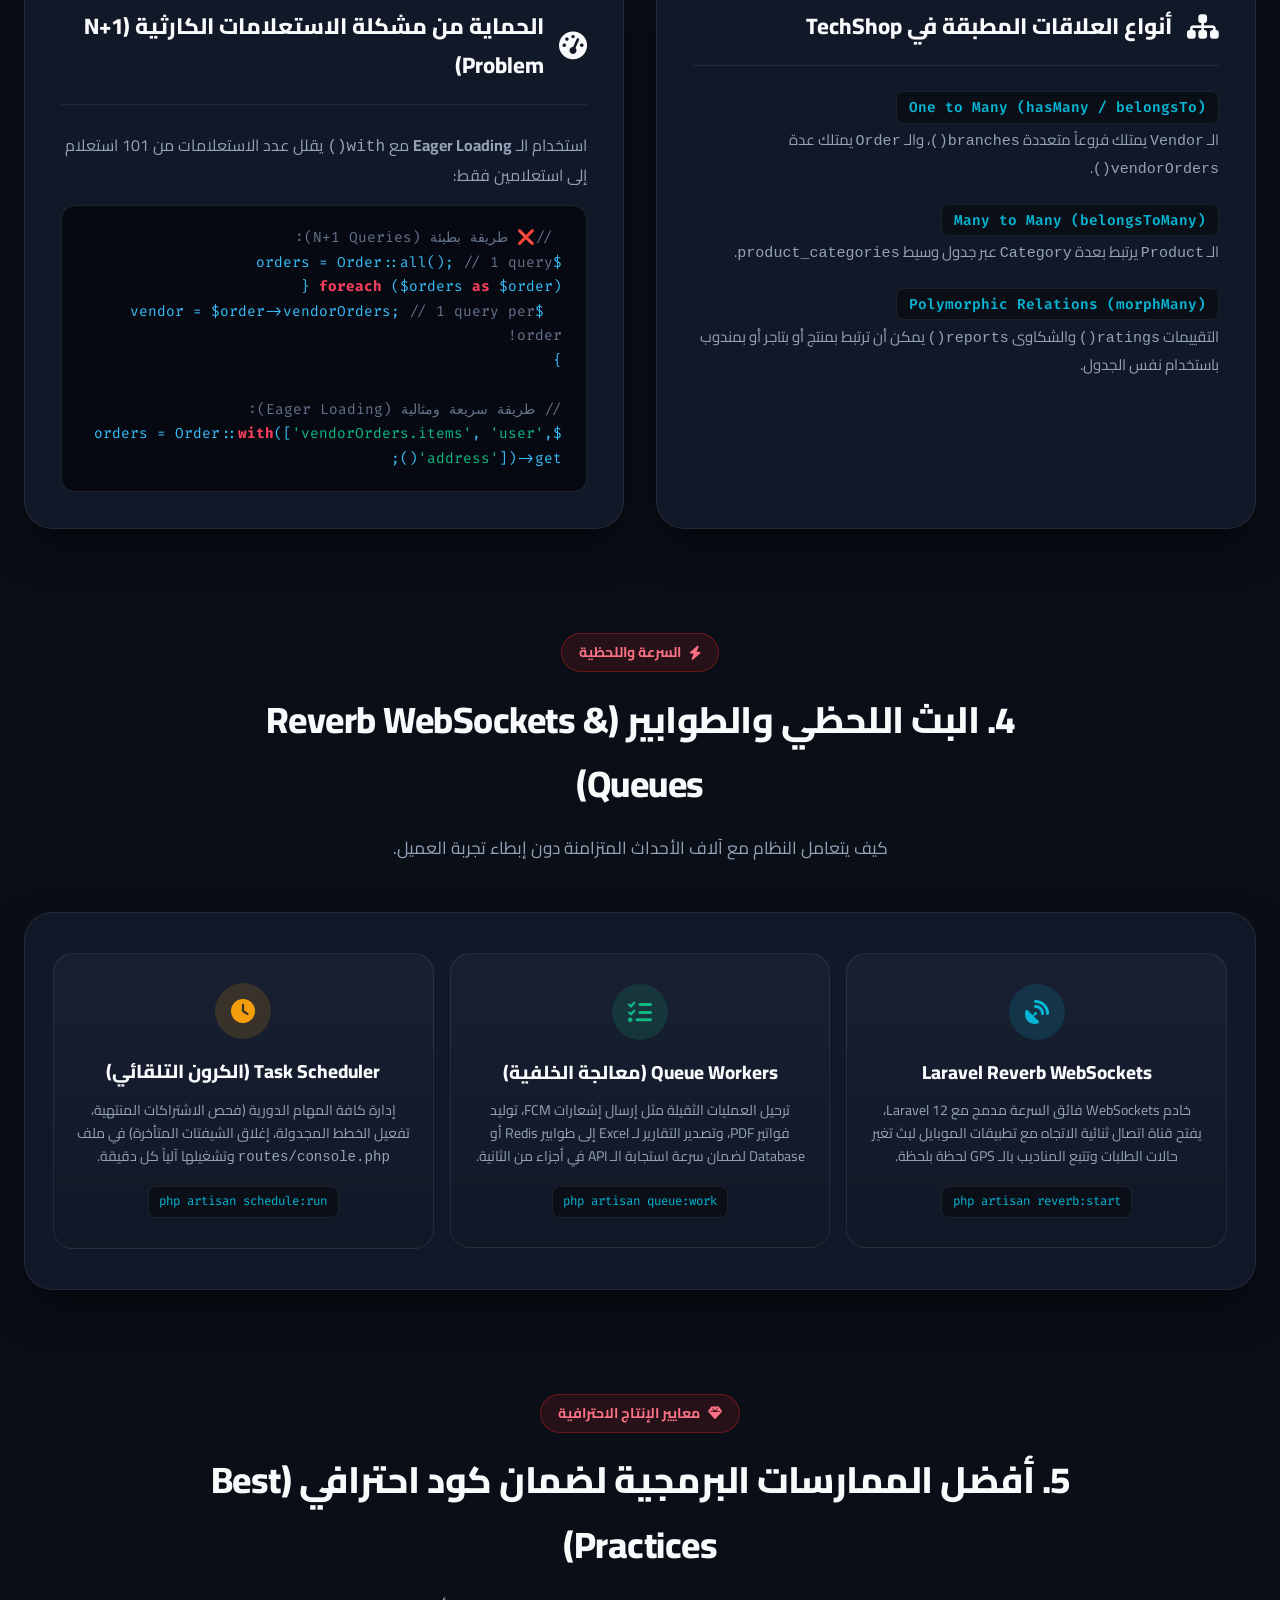
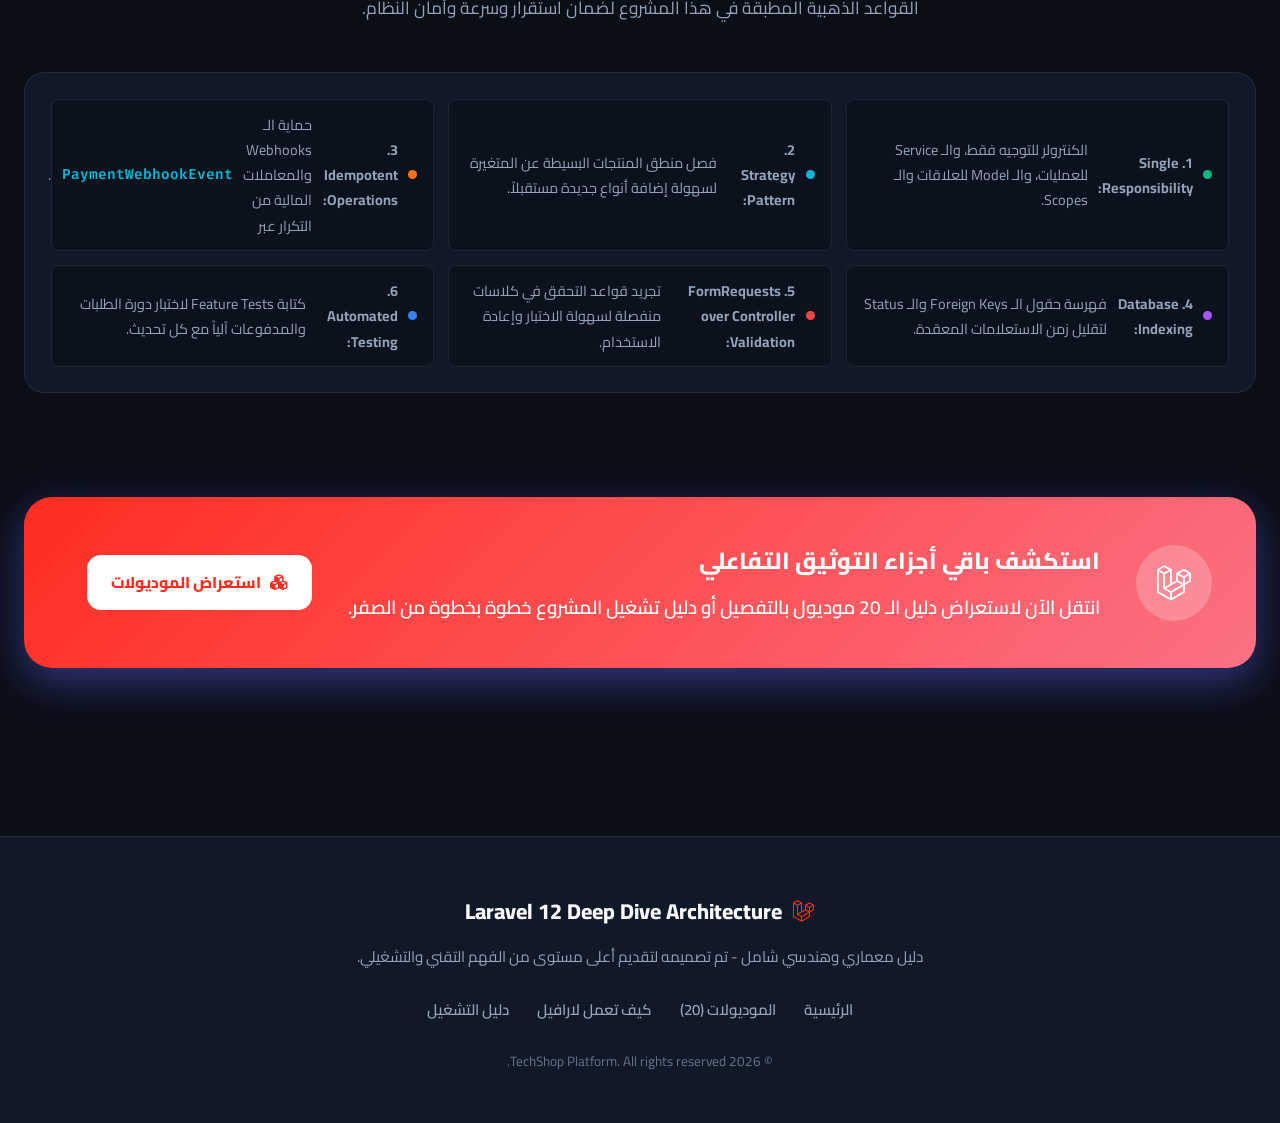
<file: techshop/laravel.html>
<!DOCTYPE html>
<html lang="ar" dir="rtl">
<head>
  <meta charset="UTF-8">
  <meta name="viewport" content="width=device-width, initial-scale=1.0">
  <title>دليل معمارية لارافيل 12 | كيف تعمل لارافيل من الداخل بالتفصيل</title>
  <meta name="description" content="دليل تعليمي ومعماري شامل ومفصل يشرح كيف تعمل لارافيل 12 من الداخل: دورة حياة الطلب، الـ Service Container، الـ Middlewares، الـ Eloquent، الـ Queues، والـ WebSockets.">
  
  <!-- Google Fonts: Cairo, Outfit & Fira Code -->
  <link rel="preconnect" href="https://fonts.googleapis.com">
  <link rel="preconnect" href="https://fonts.gstatic.com" crossorigin>
  <link href="https://fonts.googleapis.com/css2?family=Cairo:wght@300;400;600;700;800;900&family=Outfit:wght@400;600;700;800&family=Fira+Code:wght@400;500;600;700&display=swap" rel="stylesheet">
  
  <!-- FontAwesome Icons -->
  <link rel="stylesheet" href="https://cdnjs.cloudflare.com/ajax/libs/font-awesome/6.5.1/css/all.min.css">
  
  <!-- Custom Styles -->
  <link rel="stylesheet" href="style.css">
</head>
<body class="dark-theme">
  <!-- Ambient Glows -->
  <div class="ambient-glow glow-1 glow-laravel"></div>
  <div class="ambient-glow glow-2"></div>
  <div class="ambient-glow glow-3"></div>

  <!-- Header / Navigation -->
  <header class="navbar-glass" id="navbar">
    <div class="nav-container">
      <a href="index.html" class="brand-group">
        <div class="brand-logo laravel-theme">
          <i class="fa-brands fa-laravel"></i>
        </div>
        <div class="brand-text">
          <span class="brand-title laravel-text">Laravel 12 Engine</span>
          <span class="brand-badge" style="color:#fb7185;">Deep Dive Masterclass</span>
        </div>
      </a>

      <nav class="nav-links">
        <a href="index.html" class="nav-link"><i class="fa-solid fa-house"></i> الرئيسية</a>
        <a href="modules.html" class="nav-link"><i class="fa-solid fa-cubes"></i> الـ 20 موديول</a>
        <a href="laravel.html" class="nav-link laravel-active active"><i class="fa-brands fa-laravel"></i> كيف تعمل لارافيل</a>
        <a href="structure.html" class="nav-link"><i class="fa-solid fa-folder-tree"></i> هيكل الملفات</a>
        <a href="quickstart.html" class="nav-link"><i class="fa-solid fa-terminal"></i> دليل التشغيل</a>
      </nav>

      <div class="nav-actions">
        <a href="index.html#order-flow" class="action-btn">
          <i class="fa-solid fa-route"></i>
          <span>محاكي الطلب</span>
        </a>
        <button id="soundToggleBtn" class="action-btn" title="تفعيل/تعطيل الصوت">
          <i class="fa-solid fa-volume-high"></i>
        </button>
      </div>
    </div>
    <!-- Reading Progress Bar -->
    <div class="scroll-progress-bar" id="scrollProgressBar" style="background: var(--gradient-laravel);"></div>
  </header>

  <!-- Main Content Container -->
  <main class="main-content">
    
    <!-- Hero Section -->
    <section class="section hero-section">
      <div class="hero-content">
        <div class="hero-pill laravel-pill">
          <span class="pulse-dot laravel-dot"></span>
          <span>دليل معماري وهندسي متخصص في أسرار ومحركات Laravel 12</span>
        </div>
        <h1 class="hero-title">
          كيف تعمل <span class="gradient-laravel">لارافيل 12</span> من الداخل؟
        </h1>
        <p class="hero-subtitle">
          تشريح كامل لدورة حياة الطلب (Request Lifecycle)، الحاوية الخدمية (Service Container)، خط أنابيب الـ Middlewares، الـ Eloquent ORM، طوابير المهام (Queues)، والريال تايم (Reverb).
        </p>

        <div class="hero-ctas">
          <a href="#lifecycle" class="cta-btn action-btn highlight laravel-btn"><i class="fa-solid fa-rotate"></i> دورة حياة الطلب خطوة بخطوة</a>
          <a href="#container" class="cta-btn secondary-btn"><i class="fa-solid fa-cube"></i> الحاوية الخدمية (Container)</a>
          <a href="#best-practices" class="cta-btn glass-btn"><i class="fa-solid fa-gem"></i> أفضل الممارسات البرمجية</a>
        </div>
      </div>
    </section>

    <!-- SECTION 1: Request Lifecycle Step-by-Step -->
    <section id="lifecycle" class="section">
      <div class="section-header">
        <div class="section-tag laravel-tag"><i class="fa-solid fa-route"></i> المسار الكامل للطلب</div>
        <h2 class="section-title">1. دورة حياة الطلب بالتفصيل (Request Lifecycle)</h2>
        <p class="section-desc">ماذا يحدث في السيرفر منذ اللحظة التي يضغط فيها المستخدم "إرسال" وحتى عودة استجابة JSON؟</p>
      </div>

      <div class="package-pipeline" style="grid-template-columns: repeat(auto-fit, minmax(280px, 1fr));">
        <div class="pipeline-step">
          <div class="pipeline-number">01</div>
          <div class="pipeline-icon" style="background:rgba(255,45,32,0.15); color:var(--accent-laravel);"><i class="fa-solid fa-door-open"></i></div>
          <h3>نقطة الدخول (Entry Point)</h3>
          <p>يصل الطلب إلى <code>public/index.php</code>. يتم تحميل الـ Autoloader الخاص بـ Composer ثم استدعاء ملف التهيئة <code>bootstrap/app.php</code> لإنشاء كائن التطبيق الأساسي <code>$app</code>.</p>
          <span class="badge-tech">public/index.php</span>
        </div>

        <div class="pipeline-step">
          <div class="pipeline-number">02</div>
          <div class="pipeline-icon" style="background:rgba(99,102,241,0.15); color:var(--accent-primary);"><i class="fa-solid fa-sliders"></i></div>
          <h3>الـ Kernel ومصفوفة الـ Middlewares</h3>
          <p>يمر الطلب عبر مصفوفة Middlewares مثل CORS، فحص الصيانة، وإزالة الفراغات، وتحديد معدل الطلبات (Rate Limiting) لحماية السيرفر من هجمات DDoS.</p>
          <span class="badge-tech">HTTP Pipeline</span>
        </div>

        <div class="pipeline-step">
          <div class="pipeline-number">03</div>
          <div class="pipeline-icon" style="background:rgba(6,182,212,0.15); color:var(--accent-secondary);"><i class="fa-solid fa-map-location-dot"></i></div>
          <h3>التوجيه والمصادقة (Routing & Sanctum)</h3>
          <p>يقوم الـ Router بمطابقة الـ URL المطلوب مع المسارات المعرفة في <code>routes/api.php</code> أو <code>web.php</code>. يقوم Sanctum Guard بالتحقق من Bearer Token وتعيين المستخدم الحالي <code>auth()->user()</code>.</p>
          <span class="badge-tech">Sanctum Token Guard</span>
        </div>

        <div class="pipeline-step">
          <div class="pipeline-number">04</div>
          <div class="pipeline-icon" style="background:rgba(16,185,129,0.15); color:var(--accent-emerald);"><i class="fa-solid fa-shield-check"></i></div>
          <h3>التحقق من المدخلات (FormRequest)</h3>
          <p>قبل تشغيل الكنترولر، تقوم كلاسات FormRequest بالتحقق الدقيق من الحقول والأنواع. إذا كانت هناك أخطاء يتم إيقاف الطلب وإرجاع <code>422 Unprocessable Content</code> فوراً.</p>
          <span class="badge-tech">Validation Rules</span>
        </div>

        <div class="pipeline-step">
          <div class="pipeline-number">05</div>
          <div class="pipeline-icon" style="background:rgba(245,158,11,0.15); color:var(--accent-amber);"><i class="fa-solid fa-cogs"></i></div>
          <h3>الكنترولر وطبقة الخدمات (Service Layer)</h3>
          <p>الكنترولر يستقبل المدخلات المعتمدة ويوجهها إلى الـ Service المختص (مثل <code>OrderService</code>) لمعالجة العمليات وحفظ وتحديث البيانات عبر Eloquent ORM في المعاملات (DB Transactions).</p>
          <span class="badge-tech">Business Logic</span>
        </div>

        <div class="pipeline-step">
          <div class="pipeline-number">06</div>
          <div class="pipeline-icon" style="background:rgba(168,85,247,0.15); color:var(--accent-purple);"><i class="fa-solid fa-paper-plane"></i></div>
          <h3>تنسيق وإرسال الاستجابة (API Resource)</h3>
          <p>يتم تغليف النماذج في <code>JsonResource</code> لتوحيد هيكل الـ JSON للموبايل، وتشفير أو إخفاء أي بيانات حساسة، ثم إرسال HTTP Response بحالة مناسبة (200, 201, 404...).</p>
          <span class="badge-tech">JSON Response</span>
        </div>
      </div>
    </section>

    <!-- SECTION 2: Service Container & Dependency Injection -->
    <section id="container" class="section">
      <div class="section-header">
        <div class="section-tag laravel-tag"><i class="fa-solid fa-cube"></i> القلب النابض للارافيل</div>
        <h2 class="section-title">2. الحاوية الخدمية وحقن التبعيات (Service Container & DI)</h2>
        <p class="section-desc">المحرك المسؤول عن إدارة الكائنات وبنائها تلقائياً عند الحاجة دون كتابة <code>new Class()</code> يدوياً.</p>
      </div>

      <div class="arch-grid">
        <div class="arch-card">
          <div class="arch-card-header">
            <i class="fa-solid fa-code text-cyan"></i>
            <h3>حقن التبعيات التلقائي (Automatic Auto-Wiring)</h3>
          </div>
          <p style="color:var(--text-secondary); margin-bottom:1rem;">عندما تطلب كلاس داخل Constructor الكنترولر، يقرأ محرك الـ Reflection في لارافيل النوع المطلوب وينشئه ويمرره تلقائياً:</p>
          
          <div class="code-terminal-box">
            <span class="code-keyword">namespace</span> App\Http\Controllers\Api;<br><br>
            <span class="code-keyword">use</span> App\Services\OrderService;<br>
            <span class="code-keyword">use</span> App\Http\Requests\StoreOrderRequest;<br><br>
            <span class="code-keyword">class</span> <span style="color:#fbbf24;">OrderController</span> <span class="code-keyword">extends</span> Controller {<br>
            &nbsp;&nbsp;<span class="code-comment">// يتم حقن كائن OrderService تلقائياً عبر Container</span><br>
            &nbsp;&nbsp;<span class="code-keyword">public function</span> __construct(<br>
            &nbsp;&nbsp;&nbsp;&nbsp;<span class="code-keyword">protected</span> OrderService $orderService<br>
            &nbsp;&nbsp;) {}<br><br>
            &nbsp;&nbsp;<span class="code-keyword">public function</span> store(StoreOrderRequest $request) {<br>
            &nbsp;&nbsp;&nbsp;&nbsp;$order = $this->orderService->createOrder($request->validated());<br>
            &nbsp;&nbsp;&nbsp;&nbsp;<span class="code-keyword">return</span> <span class="code-keyword">new</span> OrderResource($order);<br>
            &nbsp;&nbsp;}<br>
            }
          </div>
        </div>

        <div class="arch-card">
          <div class="arch-card-header">
            <i class="fa-solid fa-puzzle-piece text-emerald"></i>
            <h3>أنواع التسجيل في الـ Container (Bindings)</h3>
          </div>
          <ul class="arch-list">
            <li>
              <div class="route-badge"><code>Singleton Binding</code></div>
              <p>يتم إنشاء نسخة واحدة فقط من الكلاس ومشاركتها طوال دورة حياة الطلب (مثل <code>KashierClient</code> و <code>FirebaseService</code>).</p>
            </li>
            <li>
              <div class="route-badge"><code>Scoped Binding</code></div>
              <p>يتم إنشاء نسخة جديدة لكل طلب HTTP وإتلافها بعد انتهاء الطلب.</p>
            </li>
            <li>
              <div class="route-badge"><code>Interface to Implementation</code></div>
              <p>ربط Interface بكلاس معين، مما يتيح لك تغيير مزود خدمة الدفع أو الـ SMS بسهولة في سطر واحد داخل <code>AppServiceProvider</code>.</p>
            </li>
          </ul>
        </div>
      </div>
    </section>

    <!-- SECTION 3: Eloquent ORM & Relationships -->
    <section id="eloquent" class="section">
      <div class="section-header">
        <div class="section-tag laravel-tag"><i class="fa-solid fa-database"></i> التفاعل مع قاعدة البيانات</div>
        <h2 class="section-title">3. محرك النماذج الفصيح (Eloquent ORM & Query Builder)</h2>
        <p class="section-desc">كيف يربط Eloquent جداول قاعدة البيانات بكائنات برمجية قوية مع تجنب بطء الاستعلامات.</p>
      </div>

      <div class="arch-grid">
        <div class="arch-card">
          <div class="arch-card-header">
            <i class="fa-solid fa-sitemap text-indigo"></i>
            <h3>أنواع العلاقات المطبقة في TechShop</h3>
          </div>
          <ul class="arch-list">
            <li>
              <div class="route-badge"><code>One to Many (hasMany / belongsTo)</code></div>
              <p>الـ <code>Vendor</code> يمتلك فروعاً متعددة <code>branches()</code>، والـ <code>Order</code> يمتلك عدة <code>vendorOrders()</code>.</p>
            </li>
            <li>
              <div class="route-badge"><code>Many to Many (belongsToMany)</code></div>
              <p>الـ <code>Product</code> يرتبط بعدة <code>Category</code> عبر جدول وسيط <code>product_categories</code>.</p>
            </li>
            <li>
              <div class="route-badge"><code>Polymorphic Relations (morphMany)</code></div>
              <p>التقييمات <code>ratings()</code> والشكاوى <code>reports()</code> يمكن أن ترتبط بمنتج أو بتاجر أو بمندوب باستخدام نفس الجدول.</p>
            </li>
          </ul>
        </div>

        <div class="arch-card">
          <div class="arch-card-header">
            <i class="fa-solid fa-gauge-high text-amber"></i>
            <h3>الحماية من مشكلة الاستعلامات الكارثية (N+1 Problem)</h3>
          </div>
          <p style="color:var(--text-secondary); margin-bottom:1rem;">استخدام الـ <strong>Eager Loading</strong> مع <code>with()</code> يقلل عدد الاستعلامات من 101 استعلام إلى استعلامين فقط:</p>
          
          <div class="code-terminal-box">
            <span class="code-comment">// ❌ طريقة بطيئة (N+1 Queries):</span><br>
            $orders = Order::all(); <span class="code-comment">// 1 query</span><br>
            <span class="code-keyword">foreach</span> ($orders <span class="code-keyword">as</span> $order) {<br>
            &nbsp;&nbsp;$vendor = $order->vendorOrders; <span class="code-comment">// 1 query per order!</span><br>
            }<br><br>
            <span class="code-comment">//  طريقة سريعة ومثالية (Eager Loading):</span><br>
            $orders = Order::<span class="code-keyword">with</span>([<span class="code-string">'vendorOrders.items'</span>, <span class="code-string">'user'</span>, <span class="code-string">'address'</span>])->get();
          </div>
        </div>
      </div>
    </section>

    <!-- SECTION 4: Realtime WebSockets & Queues -->
    <section id="realtime" class="section">
      <div class="section-header">
        <div class="section-tag laravel-tag"><i class="fa-solid fa-bolt"></i> السرعة واللحظية</div>
        <h2 class="section-title">4. البث اللحظي والطوابير (Reverb WebSockets & Queues)</h2>
        <p class="section-desc">كيف يتعامل النظام مع آلاف الأحداث المتزامنة دون إبطاء تجربة العميل.</p>
      </div>

      <div class="package-pipeline" style="grid-template-columns: repeat(auto-fit, minmax(300px, 1fr));">
        <div class="pipeline-step">
          <div class="pipeline-icon" style="background:rgba(6,182,212,0.15); color:var(--accent-secondary);"><i class="fa-solid fa-satellite-dish"></i></div>
          <h3>Laravel Reverb WebSockets</h3>
          <p>خادم WebSockets فائق السرعة مدمج مع Laravel 12، يفتح قناة اتصال ثنائية الاتجاه مع تطبيقات الموبايل لبث تغير حالات الطلبات وتتبع المناديب بالـ GPS لحظة بلحظة.</p>
          <span class="badge-tech">php artisan reverb:start</span>
        </div>

        <div class="pipeline-step">
          <div class="pipeline-icon" style="background:rgba(16,185,129,0.15); color:var(--accent-emerald);"><i class="fa-solid fa-list-check"></i></div>
          <h3>Queue Workers (معالجة الخلفية)</h3>
          <p>ترحيل العمليات الثقيلة مثل إرسال إشعارات FCM، توليد فواتير PDF، وتصدير التقارير لـ Excel إلى طوابير Redis أو Database لضمان سرعة استجابة الـ API في أجزاء من الثانية.</p>
          <span class="badge-tech">php artisan queue:work</span>
        </div>

        <div class="pipeline-step">
          <div class="pipeline-icon" style="background:rgba(245,158,11,0.15); color:var(--accent-amber);"><i class="fa-solid fa-clock"></i></div>
          <h3>Task Scheduler (الكرون التلقائي)</h3>
          <p>إدارة كافة المهام الدورية (فحص الاشتراكات المنتهية، تفعيل الخطط المجدولة، إغلاق الشيفتات المتأخرة) في ملف <code>routes/console.php</code> وتشغيلها آلياً كل دقيقة.</p>
          <span class="badge-tech">php artisan schedule:run</span>
        </div>
      </div>
    </section>

    <!-- SECTION 5: Best Practices Checklist -->
    <section id="best-practices" class="section">
      <div class="section-header">
        <div class="section-tag laravel-tag"><i class="fa-solid fa-gem"></i> معايير الإنتاج الاحترافية</div>
        <h2 class="section-title">5. أفضل الممارسات البرمجية لضمان كود احترافي (Best Practices)</h2>
        <p class="section-desc">القواعد الذهبية المطبقة في هذا المشروع لضمان استقرار وسرعة وأمان النظام.</p>
      </div>

      <div class="roles-code-box">
        <div class="roles-chips">
          <div class="role-chip"><span class="chip-dot dot-green"></span><strong>1. Single Responsibility:</strong> الكنترولر للتوجيه فقط، والـ Service للعمليات، والـ Model للعلاقات والـ Scopes.</div>
          <div class="role-chip"><span class="chip-dot dot-cyan"></span><strong>2. Strategy Pattern:</strong> فصل منطق المنتجات البسيطة عن المتغيرة لسهولة إضافة أنواع جديدة مستقبلاً.</div>
          <div class="role-chip"><span class="chip-dot dot-orange"></span><strong>3. Idempotent Operations:</strong> حماية الـ Webhooks والمعاملات المالية من التكرار عبر <code>PaymentWebhookEvent</code>.</div>
          <div class="role-chip"><span class="chip-dot dot-purple"></span><strong>4. Database Indexing:</strong> فهرسة حقول الـ Foreign Keys والـ Status لتقليل زمن الاستعلامات المعقدة.</div>
          <div class="role-chip"><span class="chip-dot dot-red"></span><strong>5. FormRequests over Controller Validation:</strong> تجريد قواعد التحقق في كلاسات منفصلة لسهولة الاختبار وإعادة الاستخدام.</div>
          <div class="role-chip"><span class="chip-dot dot-blue"></span><strong>6. Automated Testing:</strong> كتابة Feature Tests لاختبار دورة الطلبات والمدفوعات آلياً مع كل تحديث.</div>
        </div>
      </div>
    </section>

    <!-- Quick Navigation Hub -->
    <section class="section summary-section">
      <div class="summary-box" style="background: var(--gradient-laravel);">
        <div class="summary-icon"><i class="fa-brands fa-laravel"></i></div>
        <div class="summary-text">
          <h3>استكشف باقي أجزاء التوثيق التفاعلي</h3>
          <p class="summary-quote">
            انتقل الآن لاستعراض دليل الـ 20 موديول بالتفصيل أو دليل تشغيل المشروع خطوة بخطوة من الصفر.
          </p>
        </div>
        <a href="modules.html" class="copy-summary-btn" style="color:var(--accent-laravel); text-decoration:none;">
          <i class="fa-solid fa-cubes"></i>
          <span>استعراض الموديولات</span>
        </a>
      </div>
    </section>

  </main>

  <!-- Footer -->
  <footer class="footer">
    <div class="footer-content">
      <div class="footer-brand">
        <i class="fa-brands fa-laravel" style="color:var(--accent-laravel);"></i>
        <span>Laravel 12 Deep Dive Architecture</span>
      </div>
      <p class="footer-desc">دليل معماري وهندسي شامل - تم تصميمه لتقديم أعلى مستوى من الفهم التقني والتشغيلي.</p>
      <div class="footer-links">
        <a href="index.html">الرئيسية</a>
        <a href="modules.html">الموديولات (20)</a>
        <a href="laravel.html">كيف تعمل لارافيل</a>
        <a href="quickstart.html">دليل التشغيل</a>
      </div>
      <div class="footer-copy">© 2026 TechShop Platform. All rights reserved.</div>
    </div>
  </footer>

  <!-- Notification Toast -->
  <div class="toast" id="toast"></div>

  <!-- Shared App JS -->
  <script src="app.js"></script>
</body>
</html>
</file>
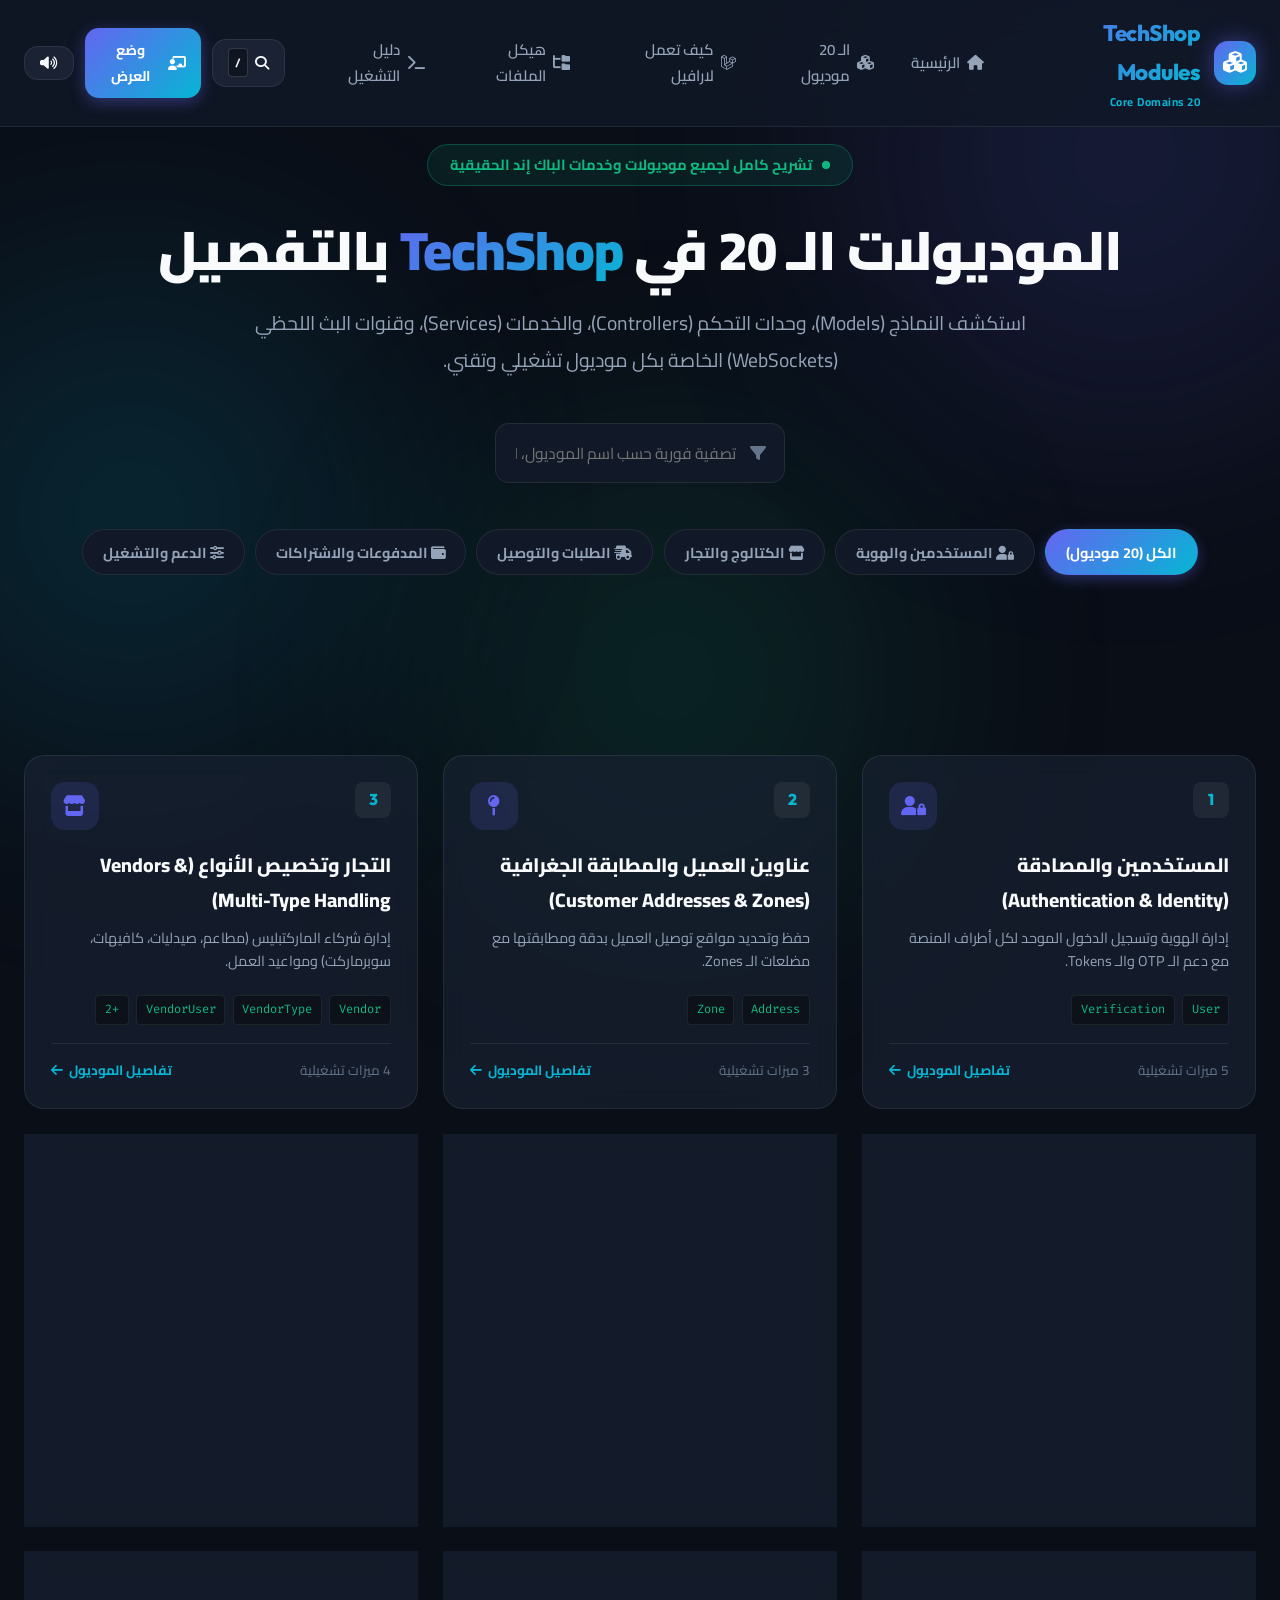
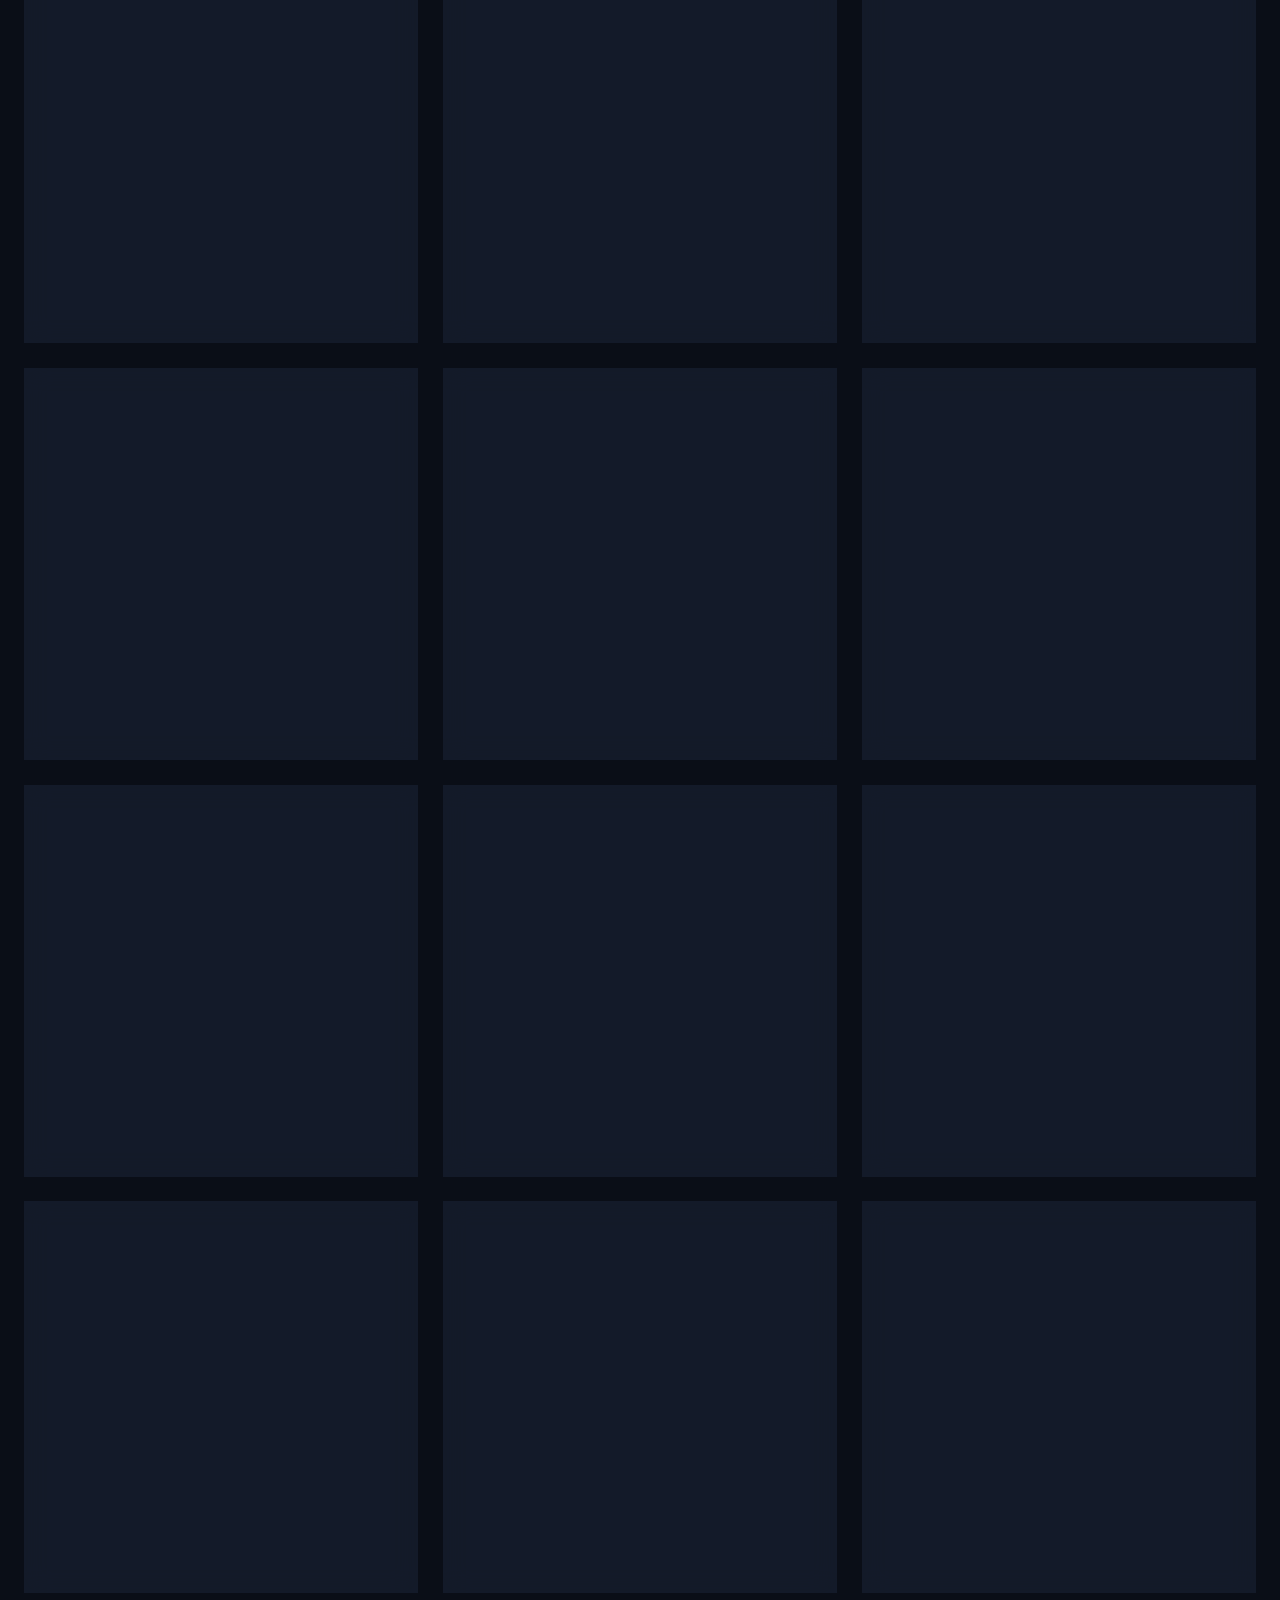
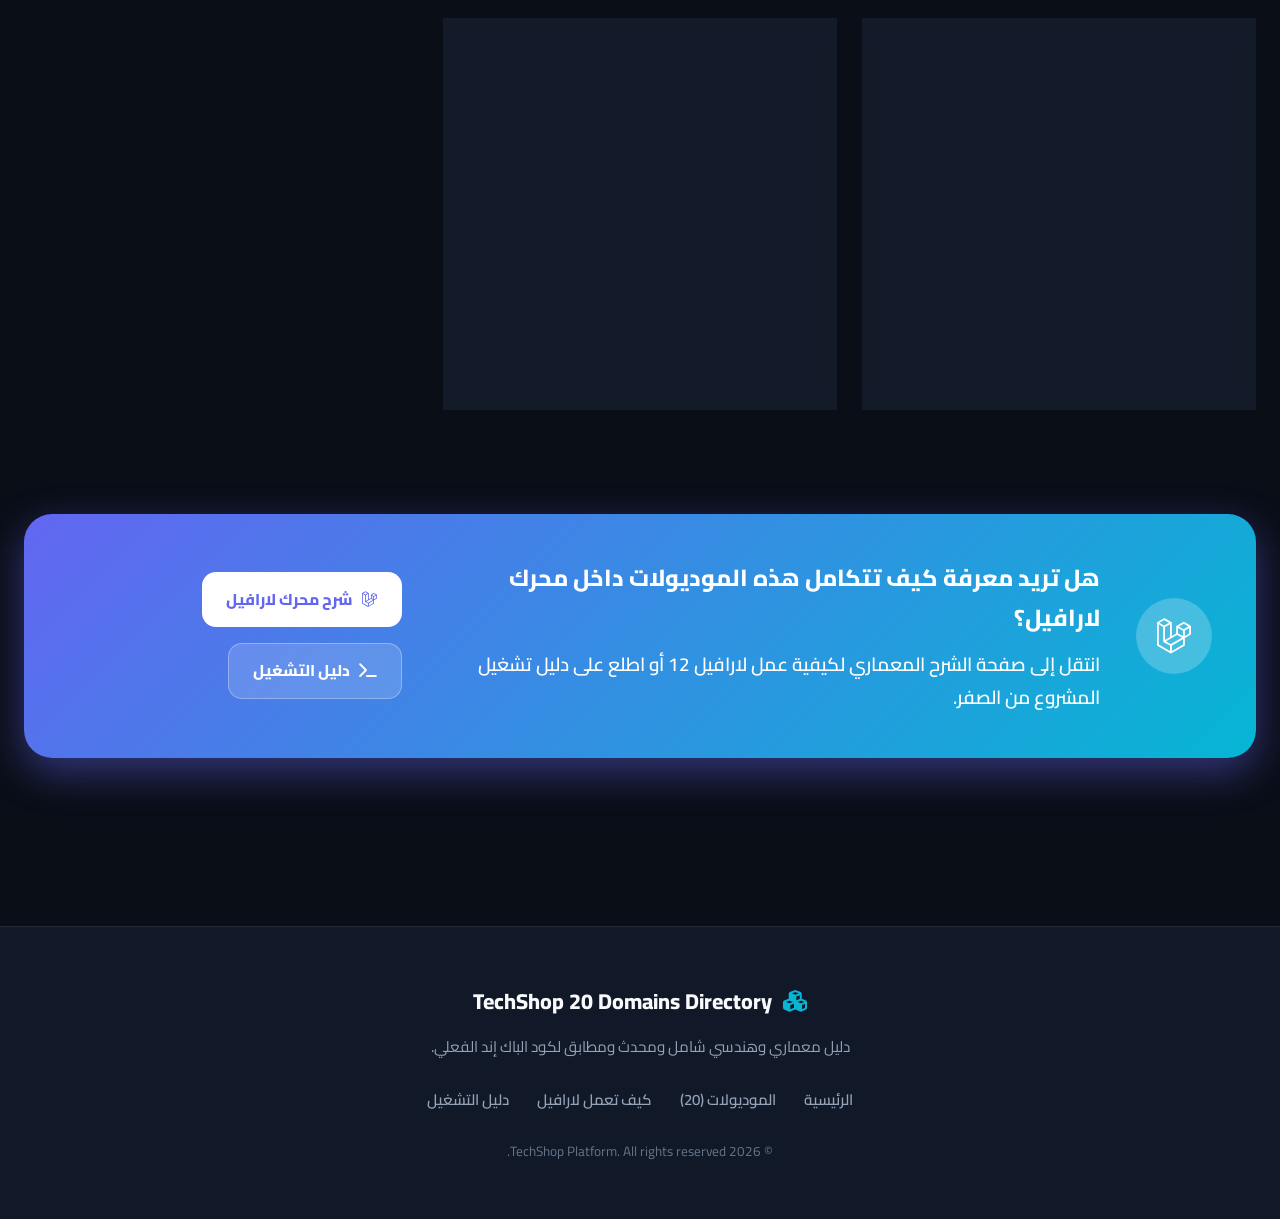
<file: techshop/modules.html>
<!DOCTYPE html>
<html lang="ar" dir="rtl">
<head>
  <meta charset="UTF-8">
  <meta name="viewport" content="width=device-width, initial-scale=1.0">
  <title>دليل الموديولات الـ 20 | منصة TechShop</title>
  <meta name="description" content="استكشاف معماري تفاعلي شامل لـ 20 موديول داخل منصة TechShop مع النماذج ووحدات التحكم والخدمات البرمجية">
  
  <!-- Google Fonts: Cairo, Outfit & Fira Code -->
  <link rel="preconnect" href="https://fonts.googleapis.com">
  <link rel="preconnect" href="https://fonts.gstatic.com" crossorigin>
  <link href="https://fonts.googleapis.com/css2?family=Cairo:wght@300;400;600;700;800;900&family=Outfit:wght@400;600;700;800&family=Fira+Code:wght@400;500;600;700&display=swap" rel="stylesheet">
  
  <!-- FontAwesome Icons -->
  <link rel="stylesheet" href="https://cdnjs.cloudflare.com/ajax/libs/font-awesome/6.5.1/css/all.min.css">
  
  <!-- Custom Styles -->
  <link rel="stylesheet" href="style.css">
</head>
<body class="dark-theme">
  <!-- Ambient Glows -->
  <div class="ambient-glow glow-1"></div>
  <div class="ambient-glow glow-2"></div>
  <div class="ambient-glow glow-3"></div>

  <!-- Header / Navigation -->
  <header class="navbar-glass" id="navbar">
    <div class="nav-container">
      <a href="index.html" class="brand-group">
        <div class="brand-logo">
          <i class="fa-solid fa-cubes"></i>
        </div>
        <div class="brand-text">
          <span class="brand-title">TechShop Modules</span>
          <span class="brand-badge">20 Core Domains</span>
        </div>
      </a>

      <nav class="nav-links">
        <a href="index.html" class="nav-link"><i class="fa-solid fa-house"></i> الرئيسية</a>
        <a href="modules.html" class="nav-link active"><i class="fa-solid fa-cubes"></i> الـ 20 موديول</a>
        <a href="laravel.html" class="nav-link"><i class="fa-brands fa-laravel"></i> كيف تعمل لارافيل</a>
        <a href="structure.html" class="nav-link"><i class="fa-solid fa-folder-tree"></i> هيكل الملفات</a>
        <a href="quickstart.html" class="nav-link"><i class="fa-solid fa-terminal"></i> دليل التشغيل</a>
      </nav>

      <div class="nav-actions">
        <button id="searchTriggerBtn" class="action-btn" title="بحث فوري في الموديولات (Ctrl + K)">
          <i class="fa-solid fa-magnifying-glass"></i>
          <span class="btn-kbd">/</span>
        </button>
        <button id="presentationModeBtn" class="action-btn highlight" title="وضع العرض التقديمي (Slides)">
          <i class="fa-solid fa-chalkboard-user"></i>
          <span>وضع العرض</span>
        </button>
        <button id="soundToggleBtn" class="action-btn" title="تفعيل/تعطيل الصوت">
          <i class="fa-solid fa-volume-high"></i>
        </button>
      </div>
    </div>
    <!-- Reading Progress Bar -->
    <div class="scroll-progress-bar" id="scrollProgressBar"></div>
  </header>

  <!-- Quick Search Modal -->
  <div class="modal-overlay" id="searchModal">
    <div class="search-modal-box">
      <div class="search-input-wrapper">
        <i class="fa-solid fa-magnifying-glass"></i>
        <input type="text" id="globalSearchInput" placeholder="ابحث عن موديول، Model، Service، Controller، أو مسار..." autocomplete="off">
        <button class="modal-close" id="closeSearchModal"><i class="fa-solid fa-xmark"></i></button>
      </div>
      <div class="search-results-container" id="searchResults">
        <div class="search-hint">اكتب للبحث الفوري في الـ 20 موديول ونماذج قاعدة البيانات والمسارات التقنية...</div>
      </div>
    </div>
  </div>

  <!-- Main Content Container -->
  <main class="main-content">
    
    <!-- Hero Section -->
    <section class="section hero-section">
      <div class="hero-content">
        <div class="hero-pill">
          <span class="pulse-dot"></span>
          <span>تشريح كامل لجميع موديولات وخدمات الباك إند الحقيقية</span>
        </div>
        <h1 class="hero-title">
          الموديولات الـ 20 في <span class="gradient-text">TechShop</span> بالتفصيل
        </h1>
        <p class="hero-subtitle">
          استكشف النماذج (Models)، وحدات التحكم (Controllers)، والخدمات (Services)، وقنوات البث اللحظي (WebSockets) الخاصة بكل موديول تشغيلي وتقني.
        </p>

        <!-- Live Categories Filter -->
        <div class="module-filter-bar" style="margin-top: 2rem;">
          <div class="filter-search-box" style="margin: 0 auto 1.5rem;">
            <i class="fa-solid fa-filter"></i>
            <input type="text" id="moduleSearchInput" placeholder="تصفية فورية حسب اسم الموديول، الـ Model، أو الـ Service...">
          </div>
          <div class="filter-tags" id="moduleFilterTags" style="justify-content: center;">
            <button class="filter-tag active" data-category="all">الكل (20 موديول)</button>
            <button class="filter-tag" data-category="auth"><i class="fa-solid fa-user-lock"></i> المستخدمين والهوية</button>
            <button class="filter-tag" data-category="catalog"><i class="fa-solid fa-store"></i> الكتالوج والتجار</button>
            <button class="filter-tag" data-category="orders"><i class="fa-solid fa-truck-fast"></i> الطلبات والتوصيل</button>
            <button class="filter-tag" data-category="finance"><i class="fa-solid fa-wallet"></i> المدفوعات والاشتراكات</button>
            <button class="filter-tag" data-category="ops"><i class="fa-solid fa-sliders"></i> الدعم والتشغيل</button>
          </div>
        </div>
      </div>
    </section>

    <!-- Modules Grid Section -->
    <section class="section">
      <div class="modules-grid" id="modulesGrid">
        <!-- Rendered dynamically by JavaScript -->
      </div>
    </section>

    <!-- Section: Quick Navigation Links -->
    <section class="section summary-section">
      <div class="summary-box">
        <div class="summary-icon"><i class="fa-brands fa-laravel"></i></div>
        <div class="summary-text">
          <h3>هل تريد معرفة كيف تتكامل هذه الموديولات داخل محرك لارافيل؟</h3>
          <p class="summary-quote">
            انتقل إلى صفحة الشرح المعماري لكيفية عمل لارافيل 12 أو اطلع على دليل تشغيل المشروع من الصفر.
          </p>
        </div>
        <div style="display:flex; gap:1rem; flex-wrap:wrap;">
          <a href="laravel.html" class="copy-summary-btn" style="text-decoration:none;">
            <i class="fa-brands fa-laravel"></i>
            <span>شرح محرك لارافيل</span>
          </a>
          <a href="quickstart.html" class="copy-summary-btn" style="background:rgba(255,255,255,0.15); color:white; border:1px solid rgba(255,255,255,0.3); text-decoration:none;">
            <i class="fa-solid fa-terminal"></i>
            <span>دليل التشغيل</span>
          </a>
        </div>
      </div>
    </section>

  </main>

  <!-- Module Details Modal Drawer -->
  <div class="modal-overlay" id="moduleModal">
    <div class="module-modal-box">
      <button class="modal-close" id="closeModuleModal"><i class="fa-solid fa-xmark"></i></button>
      <div class="module-modal-header" id="moduleModalHeader"></div>
      <div class="module-modal-body" id="moduleModalBody"></div>
    </div>
  </div>

  <!-- Presentation Slide Mode Overlay -->
  <div class="presentation-mode" id="presentationMode">
    <div class="pres-header">
      <div class="pres-title">TechShop - عرض تقديمي تفاعلي</div>
      <div class="pres-controls">
        <span class="pres-counter" id="presCounter">Slide 1 of 6</span>
        <button class="pres-btn" id="presPrev"><i class="fa-solid fa-chevron-right"></i> السابق</button>
        <button class="pres-btn primary" id="presNext">التالي <i class="fa-solid fa-chevron-left"></i></button>
        <button class="pres-btn exit" id="presExit"><i class="fa-solid fa-xmark"></i> إنهاء العرض (Esc)</button>
      </div>
    </div>
    <div class="pres-body" id="presBody"></div>
    <div class="pres-footer">
      <span>استخدم مفاتيح الأسهم &larr; &rarr; للتنقل، و Esc للخروج</span>
    </div>
  </div>

  <!-- Footer -->
  <footer class="footer">
    <div class="footer-content">
      <div class="footer-brand">
        <i class="fa-solid fa-cubes" style="color:var(--accent-secondary);"></i>
        <span>TechShop 20 Domains Directory</span>
      </div>
      <p class="footer-desc">دليل معماري وهندسي شامل ومحدث ومطابق لكود الباك إند الفعلي.</p>
      <div class="footer-links">
        <a href="index.html">الرئيسية</a>
        <a href="modules.html">الموديولات (20)</a>
        <a href="laravel.html">كيف تعمل لارافيل</a>
        <a href="quickstart.html">دليل التشغيل</a>
      </div>
      <div class="footer-copy">© 2026 TechShop Platform. All rights reserved.</div>
    </div>
  </footer>

  <!-- Notification Toast -->
  <div class="toast" id="toast"></div>

  <!-- Shared Application Logic -->
  <script src="app.js"></script>
</body>
</html>
</file>
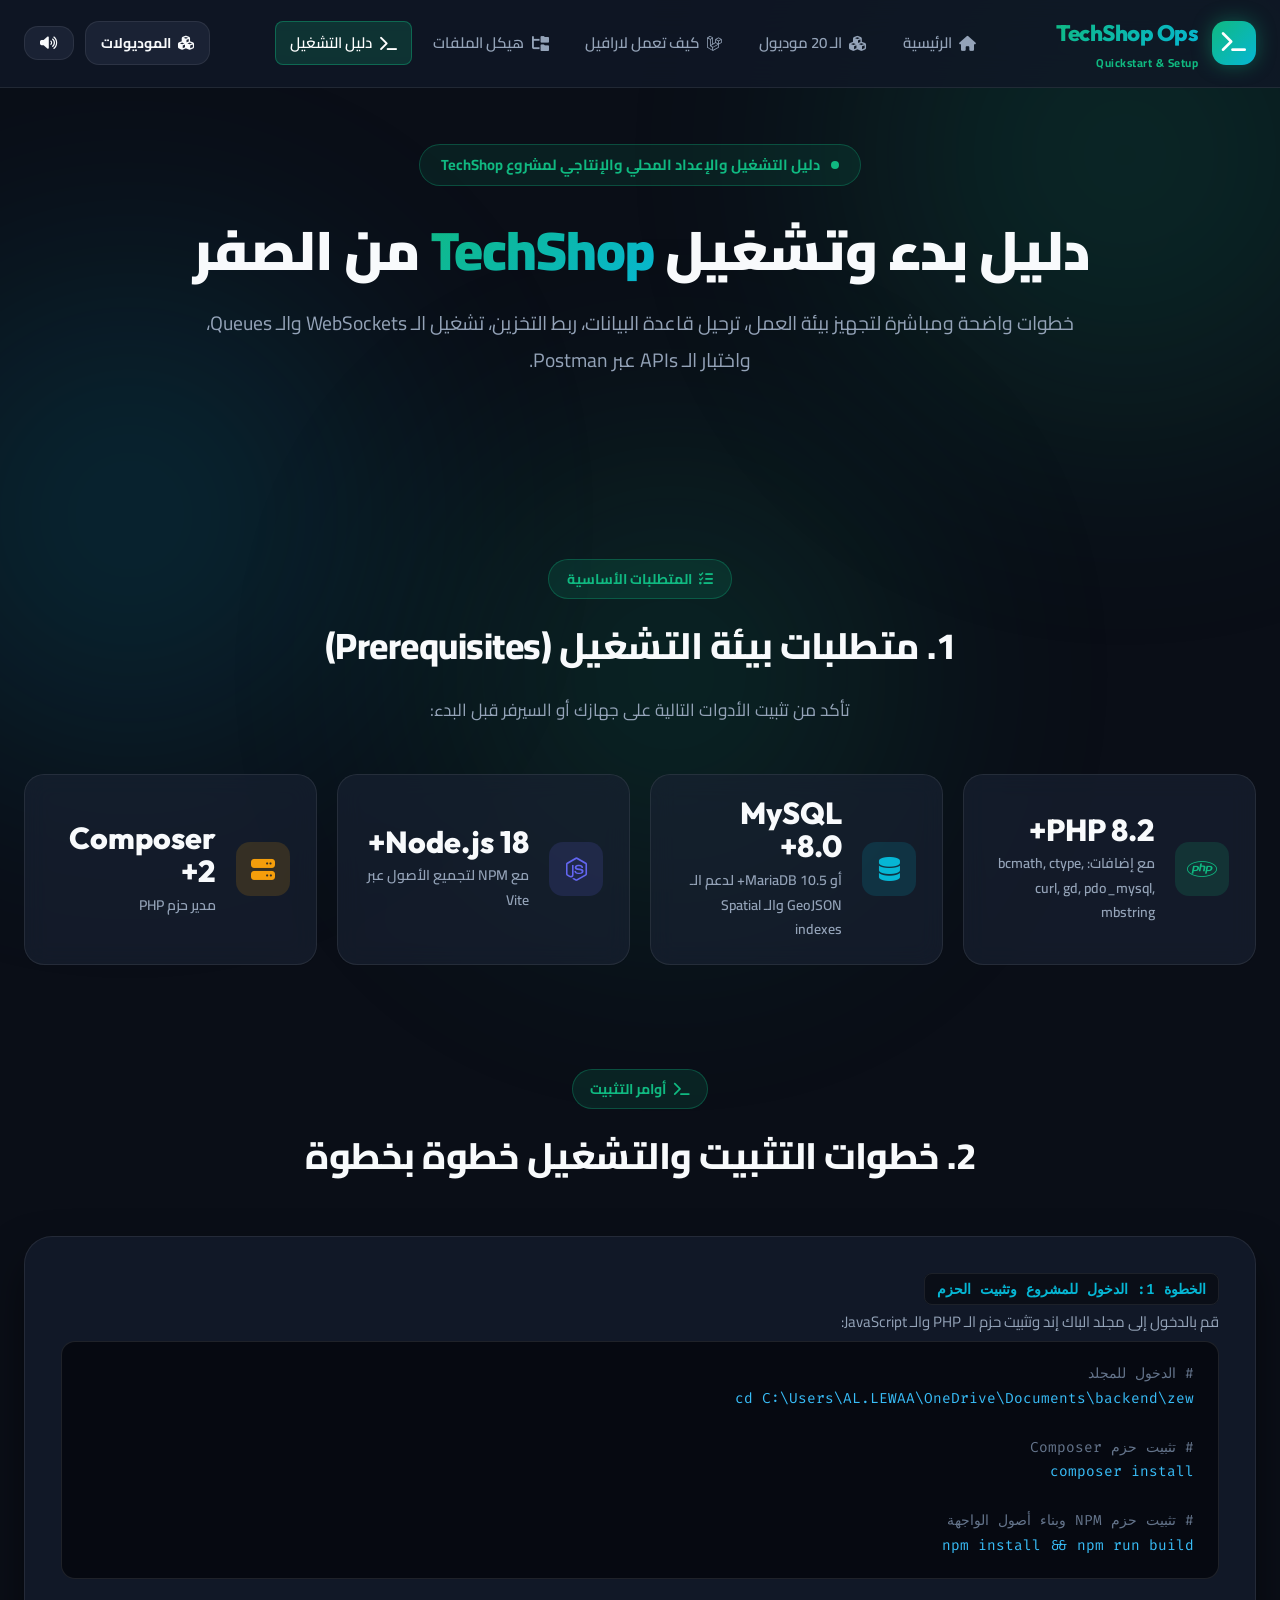
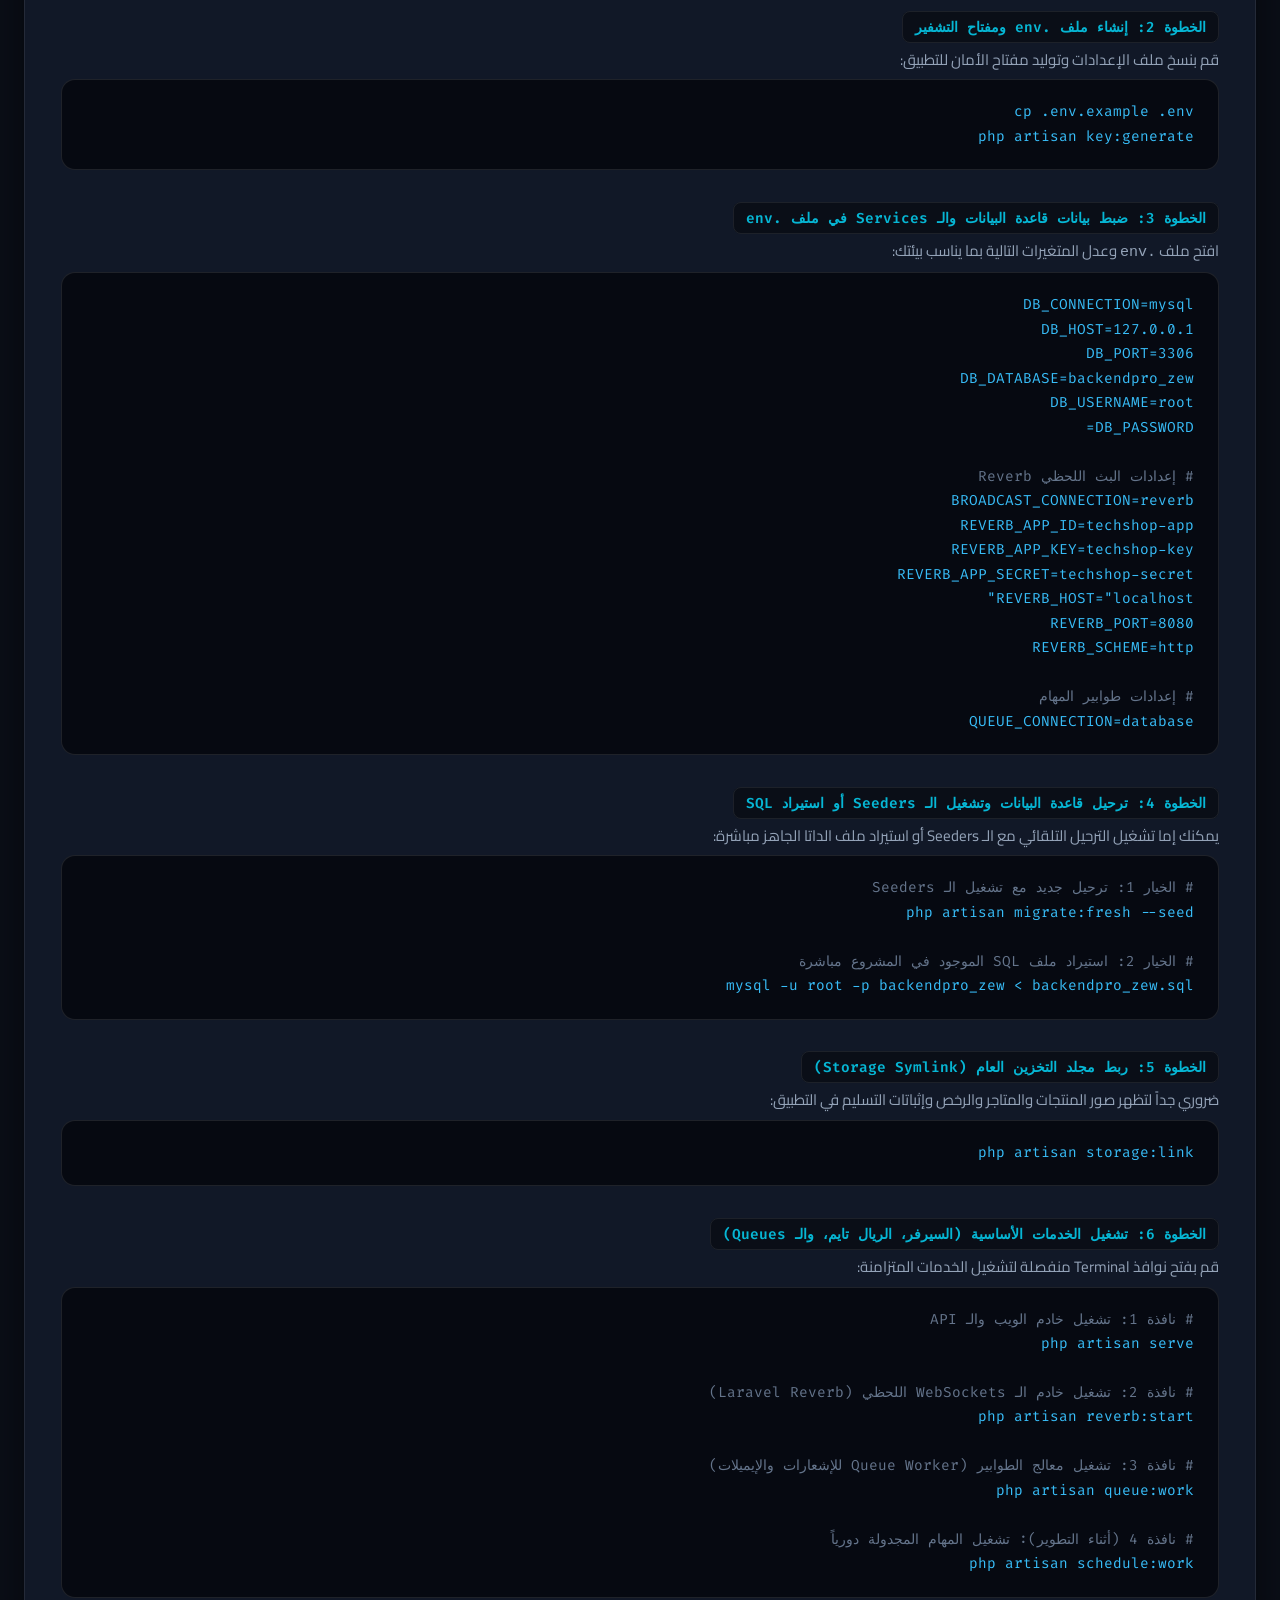
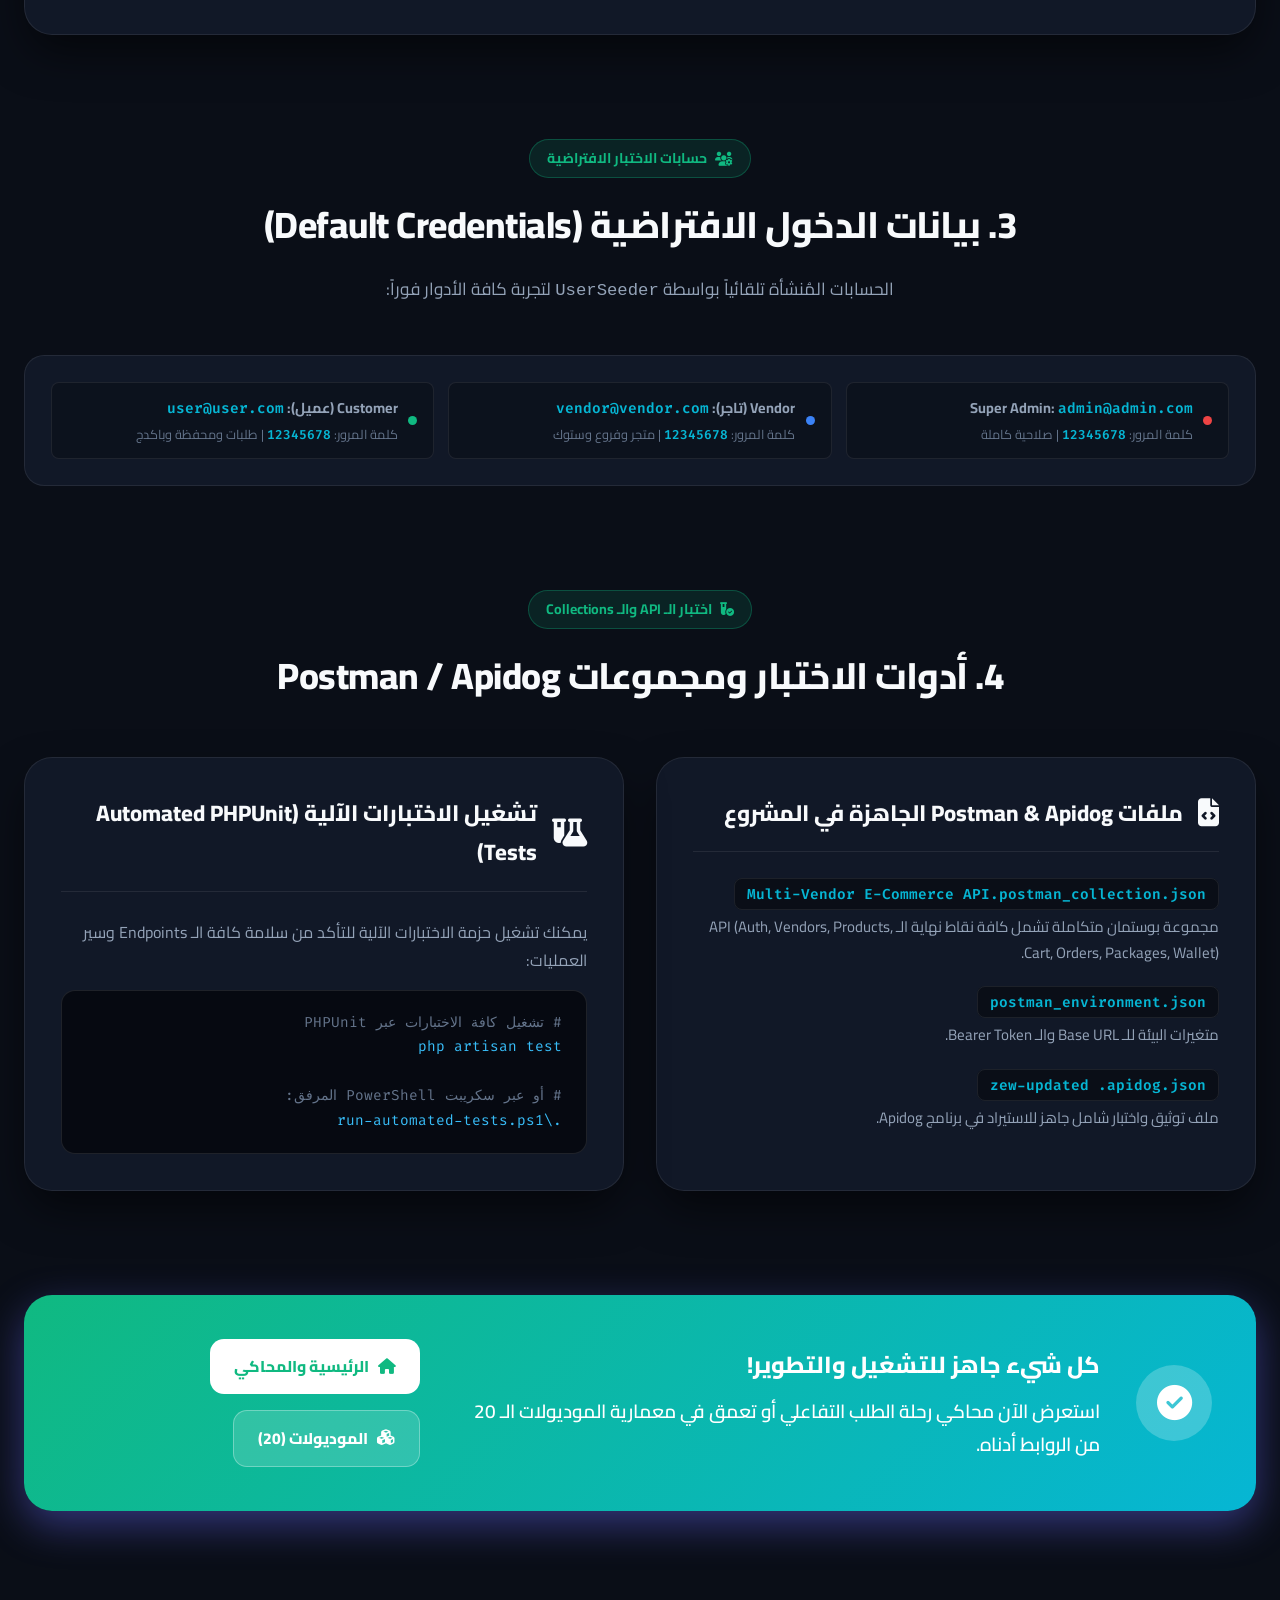
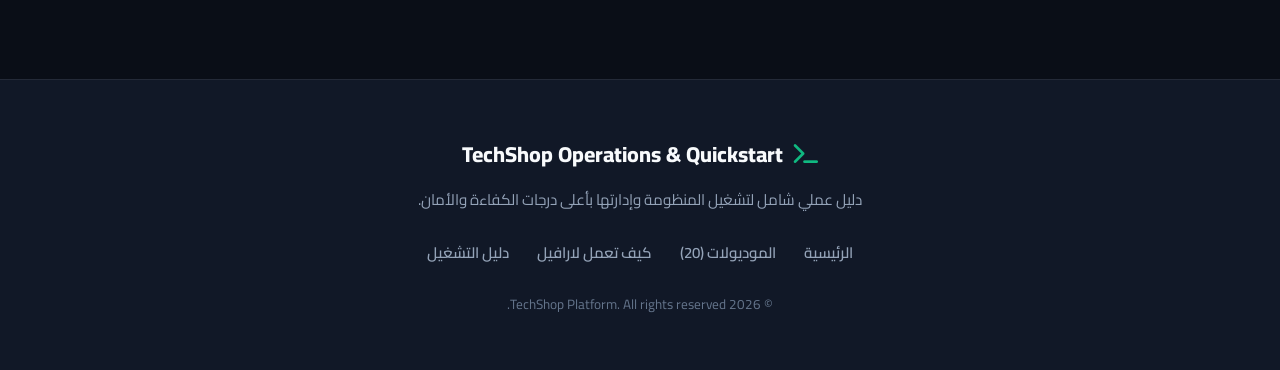
<file: techshop/quickstart.html>
<!DOCTYPE html>
<html lang="ar" dir="rtl">
<head>
  <meta charset="UTF-8">
  <meta name="viewport" content="width=device-width, initial-scale=1.0">
  <title>دليل بدء وتشغيل مشروع TechShop من الصفر | Quickstart & Operations</title>
  <meta name="description" content="دليل عملي وخطوات تشغيل مشروع TechShop من الصفر: إعداد البيئة، قاعدة البيانات، التخزين، خادم الريال تايم Reverb، والمهام المجدولة">
  
  <!-- Google Fonts: Cairo, Outfit & Fira Code -->
  <link rel="preconnect" href="https://fonts.googleapis.com">
  <link rel="preconnect" href="https://fonts.gstatic.com" crossorigin>
  <link href="https://fonts.googleapis.com/css2?family=Cairo:wght@300;400;600;700;800;900&family=Outfit:wght@400;600;700;800&family=Fira+Code:wght@400;500;600;700&display=swap" rel="stylesheet">
  
  <!-- FontAwesome Icons -->
  <link rel="stylesheet" href="https://cdnjs.cloudflare.com/ajax/libs/font-awesome/6.5.1/css/all.min.css">
  
  <!-- Custom Styles -->
  <link rel="stylesheet" href="style.css">
</head>
<body class="dark-theme">
  <!-- Ambient Glows -->
  <div class="ambient-glow glow-1" style="background:var(--accent-emerald);"></div>
  <div class="ambient-glow glow-2"></div>
  <div class="ambient-glow glow-3"></div>

  <!-- Header / Navigation -->
  <header class="navbar-glass" id="navbar">
    <div class="nav-container">
      <a href="index.html" class="brand-group">
        <div class="brand-logo" style="background:var(--gradient-accent); box-shadow:0 0 20px rgba(16,185,129,0.4);">
          <i class="fa-solid fa-terminal"></i>
        </div>
        <div class="brand-text">
          <span class="brand-title" style="background:var(--gradient-accent); -webkit-background-clip:text; -webkit-text-fill-color:transparent;">TechShop Ops</span>
          <span class="brand-badge" style="color:var(--accent-emerald);">Quickstart & Setup</span>
        </div>
      </a>

      <nav class="nav-links">
        <a href="index.html" class="nav-link"><i class="fa-solid fa-house"></i> الرئيسية</a>
        <a href="modules.html" class="nav-link"><i class="fa-solid fa-cubes"></i> الـ 20 موديول</a>
        <a href="laravel.html" class="nav-link"><i class="fa-brands fa-laravel"></i> كيف تعمل لارافيل</a>
        <a href="structure.html" class="nav-link"><i class="fa-solid fa-folder-tree"></i> هيكل الملفات</a>
        <a href="quickstart.html" class="nav-link active" style="color:#fff; background:rgba(16,185,129,0.18); box-shadow:inset 0 0 0 1px rgba(16,185,129,0.4);"><i class="fa-solid fa-terminal"></i> دليل التشغيل</a>
      </nav>

      <div class="nav-actions">
        <a href="modules.html" class="action-btn">
          <i class="fa-solid fa-cubes"></i>
          <span>الموديولات</span>
        </a>
        <button id="soundToggleBtn" class="action-btn" title="تفعيل/تعطيل الصوت">
          <i class="fa-solid fa-volume-high"></i>
        </button>
      </div>
    </div>
    <!-- Reading Progress Bar -->
    <div class="scroll-progress-bar" id="scrollProgressBar" style="background:var(--gradient-accent);"></div>
  </header>

  <!-- Main Content Container -->
  <main class="main-content">
    
    <!-- Hero Section -->
    <section class="section hero-section">
      <div class="hero-content">
        <div class="hero-pill" style="background:rgba(16,185,129,0.1); border-color:rgba(16,185,129,0.3); color:var(--accent-emerald);">
          <span class="pulse-dot"></span>
          <span>دليل التشغيل والإعداد المحلي والإنتاجي لمشروع TechShop</span>
        </div>
        <h1 class="hero-title">
          دليل بدء وتشغيل <span style="background:var(--gradient-accent); -webkit-background-clip:text; -webkit-text-fill-color:transparent;">TechShop</span> من الصفر
        </h1>
        <p class="hero-subtitle">
          خطوات واضحة ومباشرة لتجهيز بيئة العمل، ترحيل قاعدة البيانات، ربط التخزين، تشغيل الـ WebSockets والـ Queues، واختبار الـ APIs عبر Postman.
        </p>
      </div>
    </section>

    <!-- STEP 1: Requirements & Prerequisites -->
    <section class="section">
      <div class="section-header">
        <div class="section-tag" style="background:rgba(16,185,129,0.12); border-color:rgba(16,185,129,0.3); color:var(--accent-emerald);"><i class="fa-solid fa-list-check"></i> المتطلبات الأساسية</div>
        <h2 class="section-title">1. متطلبات بيئة التشغيل (Prerequisites)</h2>
        <p class="section-desc">تأكد من تثبيت الأدوات التالية على جهازك أو السيرفر قبل البدء:</p>
      </div>

      <div class="stats-grid">
        <div class="stat-card">
          <div class="stat-icon icon-emerald"><i class="fa-brands fa-php"></i></div>
          <div class="stat-info">
            <span class="stat-number">PHP 8.2+</span>
            <span class="stat-label">مع إضافات: bcmath, ctype, curl, gd, pdo_mysql, mbstring</span>
          </div>
        </div>
        <div class="stat-card">
          <div class="stat-icon icon-cyan"><i class="fa-solid fa-database"></i></div>
          <div class="stat-info">
            <span class="stat-number">MySQL 8.0+</span>
            <span class="stat-label">أو MariaDB 10.5+ لدعم الـ GeoJSON والـ Spatial indexes</span>
          </div>
        </div>
        <div class="stat-card">
          <div class="stat-icon icon-indigo"><i class="fa-brands fa-node-js"></i></div>
          <div class="stat-info">
            <span class="stat-number">Node.js 18+</span>
            <span class="stat-label">مع NPM لتجميع الأصول عبر Vite</span>
          </div>
        </div>
        <div class="stat-card">
          <div class="stat-icon icon-amber"><i class="fa-solid fa-server"></i></div>
          <div class="stat-info">
            <span class="stat-number">Composer 2+</span>
            <span class="stat-label">مدير حزم PHP</span>
          </div>
        </div>
      </div>
    </section>

    <!-- STEP 2: Step-by-Step Installation Commands -->
    <section class="section">
      <div class="section-header">
        <div class="section-tag" style="background:rgba(16,185,129,0.12); border-color:rgba(16,185,129,0.3); color:var(--accent-emerald);"><i class="fa-solid fa-terminal"></i> أوامر التثبيت</div>
        <h2 class="section-title">2. خطوات التثبيت والتشغيل خطوة بخطوة</h2>
      </div>

      <div class="arch-card">
        <ul class="arch-list" style="gap: 2rem;">
          <!-- Step 1 -->
          <li>
            <div class="route-badge"><code>الخطوة 1: الدخول للمشروع وتثبيت الحزم</code></div>
            <p>قم بالدخول إلى مجلد الباك إند وتثبيت حزم الـ PHP والـ JavaScript:</p>
            <div class="code-terminal-box">
              <span class="code-comment"># الدخول للمجلد</span><br>
              cd C:\Users\AL.LEWAA\OneDrive\Documents\backend\zew<br><br>
              <span class="code-comment"># تثبيت حزم Composer</span><br>
              composer install<br><br>
              <span class="code-comment"># تثبيت حزم NPM وبناء أصول الواجهة</span><br>
              npm install && npm run build
            </div>
          </li>

          <!-- Step 2 -->
          <li>
            <div class="route-badge"><code>الخطوة 2: إنشاء ملف .env ومفتاح التشفير</code></div>
            <p>قم بنسخ ملف الإعدادات وتوليد مفتاح الأمان للتطبيق:</p>
            <div class="code-terminal-box">
              cp .env.example .env<br>
              php artisan key:generate
            </div>
          </li>

          <!-- Step 3 -->
          <li>
            <div class="route-badge"><code>الخطوة 3: ضبط بيانات قاعدة البيانات والـ Services في ملف .env</code></div>
            <p>افتح ملف <code>.env</code> وعدل المتغيرات التالية بما يناسب بيئتك:</p>
            <div class="code-terminal-box">
              DB_CONNECTION=mysql<br>
              DB_HOST=127.0.0.1<br>
              DB_PORT=3306<br>
              DB_DATABASE=backendpro_zew<br>
              DB_USERNAME=root<br>
              DB_PASSWORD=<br><br>
              <span class="code-comment"># إعدادات البث اللحظي Reverb</span><br>
              BROADCAST_CONNECTION=reverb<br>
              REVERB_APP_ID=techshop-app<br>
              REVERB_APP_KEY=techshop-key<br>
              REVERB_APP_SECRET=techshop-secret<br>
              REVERB_HOST="localhost"<br>
              REVERB_PORT=8080<br>
              REVERB_SCHEME=http<br><br>
              <span class="code-comment"># إعدادات طوابير المهام</span><br>
              QUEUE_CONNECTION=database
            </div>
          </li>

          <!-- Step 4 -->
          <li>
            <div class="route-badge"><code>الخطوة 4: ترحيل قاعدة البيانات وتشغيل الـ Seeders أو استيراد SQL</code></div>
            <p>يمكنك إما تشغيل الترحيل التلقائي مع الـ Seeders أو استيراد ملف الداتا الجاهز مباشرة:</p>
            <div class="code-terminal-box">
              <span class="code-comment"># الخيار 1: ترحيل جديد مع تشغيل الـ Seeders</span><br>
              php artisan migrate:fresh --seed<br><br>
              <span class="code-comment"># الخيار 2: استيراد ملف SQL الموجود في المشروع مباشرة</span><br>
              mysql -u root -p backendpro_zew &lt; backendpro_zew.sql
            </div>
          </li>

          <!-- Step 5 -->
          <li>
            <div class="route-badge"><code>الخطوة 5: ربط مجلد التخزين العام (Storage Symlink)</code></div>
            <p>ضروري جداً لتظهر صور المنتجات والمتاجر والرخص وإثباتات التسليم في التطبيق:</p>
            <div class="code-terminal-box">
              php artisan storage:link
            </div>
          </li>

          <!-- Step 6 -->
          <li>
            <div class="route-badge"><code>الخطوة 6: تشغيل الخدمات الأساسية (السيرفر، الريال تايم، والـ Queues)</code></div>
            <p>قم بفتح نوافذ Terminal منفصلة لتشغيل الخدمات المتزامنة:</p>
            <div class="code-terminal-box">
              <span class="code-comment"># نافذة 1: تشغيل خادم الويب والـ API</span><br>
              php artisan serve<br><br>
              <span class="code-comment"># نافذة 2: تشغيل خادم الـ WebSockets اللحظي (Laravel Reverb)</span><br>
              php artisan reverb:start<br><br>
              <span class="code-comment"># نافذة 3: تشغيل معالج الطوابير (Queue Worker للإشعارات والإيميلات)</span><br>
              php artisan queue:work<br><br>
              <span class="code-comment"># نافذة 4 (أثناء التطوير): تشغيل المهام المجدولة دورياً</span><br>
              php artisan schedule:work
            </div>
          </li>
        </ul>
      </div>
    </section>

    <!-- STEP 3: Seeded Test Accounts -->
    <section class="section">
      <div class="section-header">
        <div class="section-tag" style="background:rgba(16,185,129,0.12); border-color:rgba(16,185,129,0.3); color:var(--accent-emerald);"><i class="fa-solid fa-users-gear"></i> حسابات الاختبار الافتراضية</div>
        <h2 class="section-title">3. بيانات الدخول الافتراضية (Default Credentials)</h2>
        <p class="section-desc">الحسابات المُنشأة تلقائياً بواسطة <code>UserSeeder</code> لتجربة كافة الأدوار فوراً:</p>
      </div>

      <div class="roles-code-box">
        <div class="roles-chips">
          <div class="role-chip">
            <span class="chip-dot dot-red"></span>
            <div>
              <strong>Super Admin:</strong> <code>admin@admin.com</code><br>
              <span style="font-size:0.8rem; color:var(--text-muted);">كلمة المرور: <code>12345678</code> | صلاحية كاملة</span>
            </div>
          </div>
          <div class="role-chip">
            <span class="chip-dot dot-blue"></span>
            <div>
              <strong>Vendor (تاجر):</strong> <code>vendor@vendor.com</code><br>
              <span style="font-size:0.8rem; color:var(--text-muted);">كلمة المرور: <code>12345678</code> | متجر وفروع وستوك</span>
            </div>
          </div>
          <div class="role-chip">
            <span class="chip-dot dot-green"></span>
            <div>
              <strong>Customer (عميل):</strong> <code>user@user.com</code><br>
              <span style="font-size:0.8rem; color:var(--text-muted);">كلمة المرور: <code>12345678</code> | طلبات ومحفظة وباكدج</span>
            </div>
          </div>
        </div>
      </div>
    </section>

    <!-- STEP 4: Testing & Postman Collections -->
    <section class="section">
      <div class="section-header">
        <div class="section-tag" style="background:rgba(16,185,129,0.12); border-color:rgba(16,185,129,0.3); color:var(--accent-emerald);"><i class="fa-solid fa-vial-circle-check"></i> اختبار الـ API والـ Collections</div>
        <h2 class="section-title">4. أدوات الاختبار ومجموعات Postman / Apidog</h2>
      </div>

      <div class="arch-grid">
        <div class="arch-card">
          <div class="arch-card-header">
            <i class="fa-solid fa-file-code text-cyan"></i>
            <h3>ملفات Postman & Apidog الجاهزة في المشروع</h3>
          </div>
          <ul class="arch-list">
            <li>
              <div class="route-badge"><code>Multi-Vendor E-Commerce API.postman_collection.json</code></div>
              <p>مجموعة بوستمان متكاملة تشمل كافة نقاط نهاية الـ API (Auth, Vendors, Products, Cart, Orders, Packages, Wallet).</p>
            </li>
            <li>
              <div class="route-badge"><code>postman_environment.json</code></div>
              <p>متغيرات البيئة للـ Base URL والـ Bearer Token.</p>
            </li>
            <li>
              <div class="route-badge"><code>zew-updated .apidog.json</code></div>
              <p>ملف توثيق واختبار شامل جاهز للاستيراد في برنامج Apidog.</p>
            </li>
          </ul>
        </div>

        <div class="arch-card">
          <div class="arch-card-header">
            <i class="fa-solid fa-flask-vial text-emerald"></i>
            <h3>تشغيل الاختبارات الآلية (Automated PHPUnit Tests)</h3>
          </div>
          <p style="color:var(--text-secondary); margin-bottom:1rem;">يمكنك تشغيل حزمة الاختبارات الآلية للتأكد من سلامة كافة الـ Endpoints وسير العمليات:</p>
          <div class="code-terminal-box">
            <span class="code-comment"># تشغيل كافة الاختبارات عبر PHPUnit</span><br>
            php artisan test<br><br>
            <span class="code-comment"># أو عبر سكريبت PowerShell المرفق:</span><br>
            .\run-automated-tests.ps1
          </div>
        </div>
      </div>
    </section>

    <!-- Navigation Hub -->
    <section class="section summary-section">
      <div class="summary-box" style="background:var(--gradient-accent);">
        <div class="summary-icon"><i class="fa-solid fa-circle-check"></i></div>
        <div class="summary-text">
          <h3>كل شيء جاهز للتشغيل والتطوير!</h3>
          <p class="summary-quote">
            استعرض الآن محاكي رحلة الطلب التفاعلي أو تعمق في معمارية الموديولات الـ 20 من الروابط أدناه.
          </p>
        </div>
        <div style="display:flex; gap:1rem; flex-wrap:wrap;">
          <a href="index.html" class="copy-summary-btn" style="color:var(--accent-emerald); text-decoration:none;">
            <i class="fa-solid fa-house"></i>
            <span>الرئيسية والمحاكي</span>
          </a>
          <a href="modules.html" class="copy-summary-btn" style="background:rgba(255,255,255,0.15); color:white; border:1px solid rgba(255,255,255,0.3); text-decoration:none;">
            <i class="fa-solid fa-cubes"></i>
            <span>الموديولات (20)</span>
          </a>
        </div>
      </div>
    </section>

  </main>

  <!-- Footer -->
  <footer class="footer">
    <div class="footer-content">
      <div class="footer-brand">
        <i class="fa-solid fa-terminal" style="color:var(--accent-emerald);"></i>
        <span>TechShop Operations & Quickstart</span>
      </div>
      <p class="footer-desc">دليل عملي شامل لتشغيل المنظومة وإدارتها بأعلى درجات الكفاءة والأمان.</p>
      <div class="footer-links">
        <a href="index.html">الرئيسية</a>
        <a href="modules.html">الموديولات (20)</a>
        <a href="laravel.html">كيف تعمل لارافيل</a>
        <a href="quickstart.html">دليل التشغيل</a>
      </div>
      <div class="footer-copy">© 2026 TechShop Platform. All rights reserved.</div>
    </div>
  </footer>

  <!-- Notification Toast -->
  <div class="toast" id="toast"></div>

  <!-- Shared App JS -->
  <script src="app.js"></script>
</body>
</html>
</file>
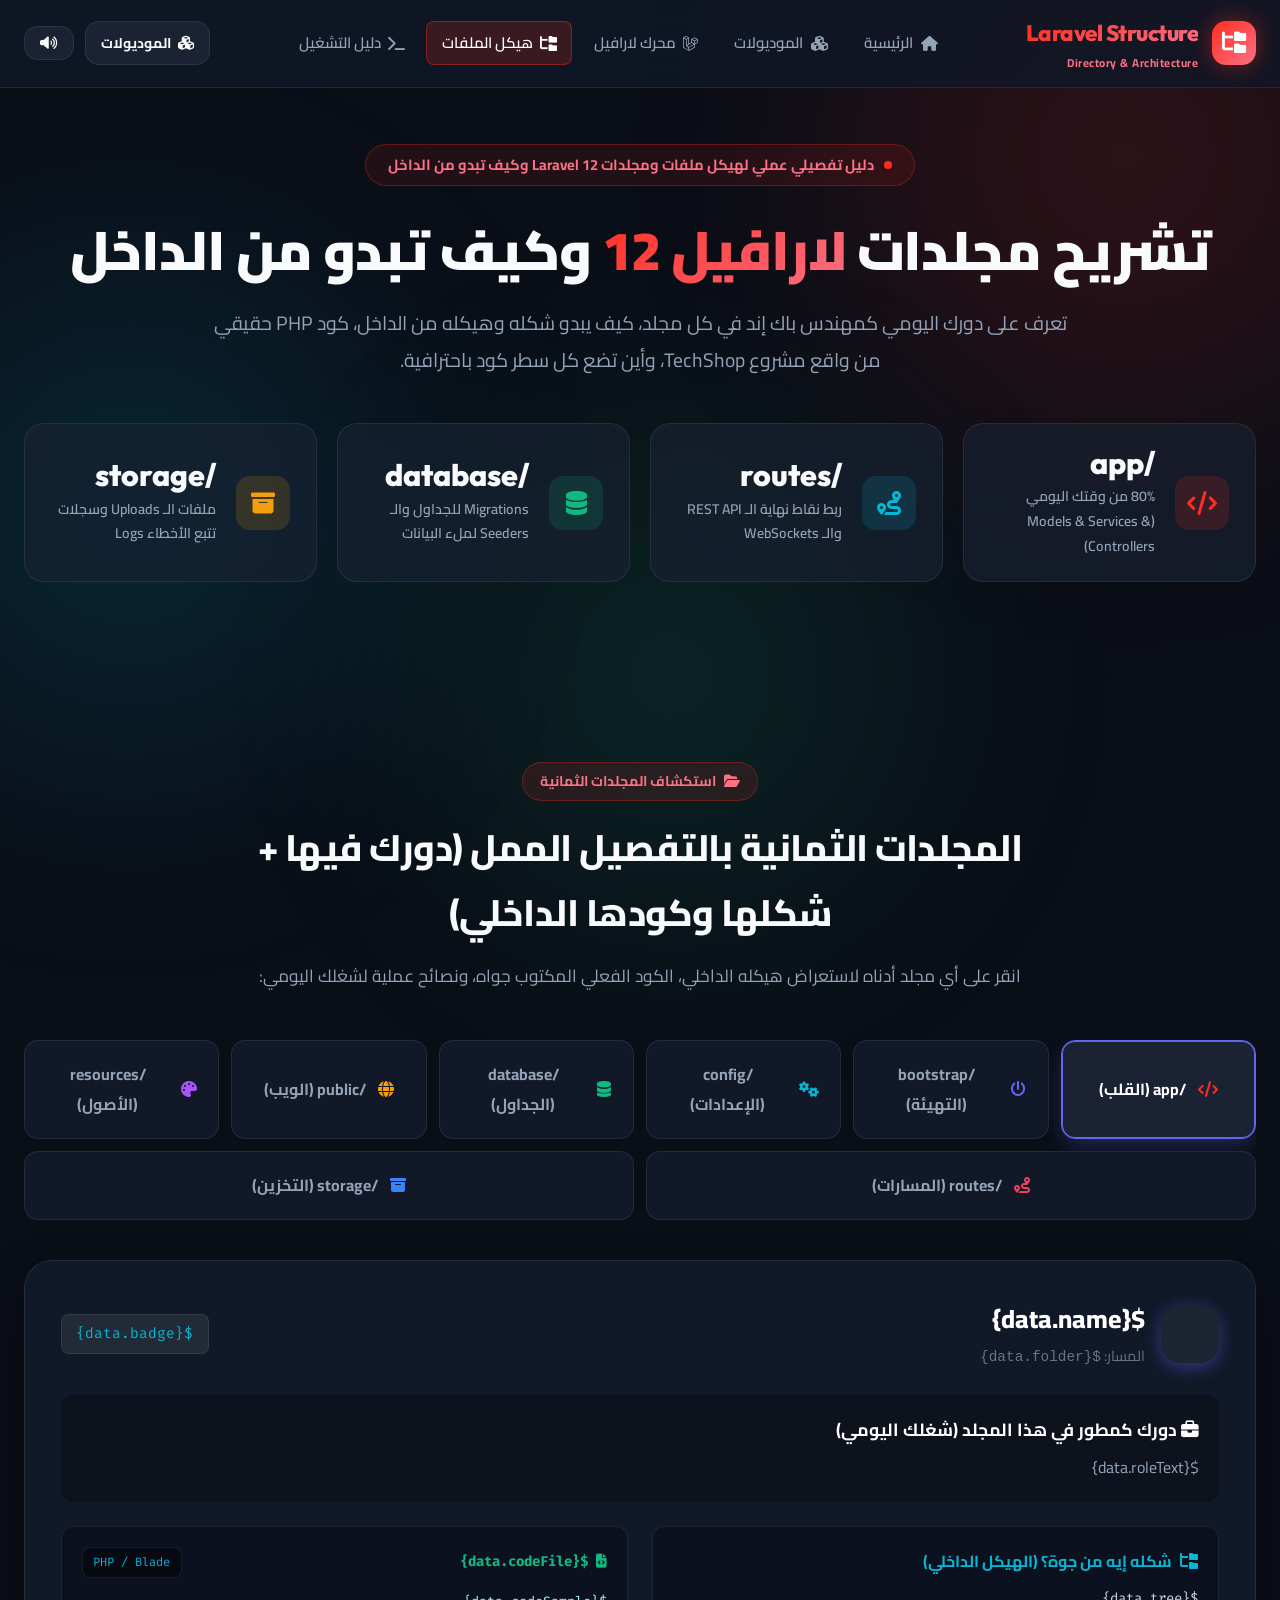
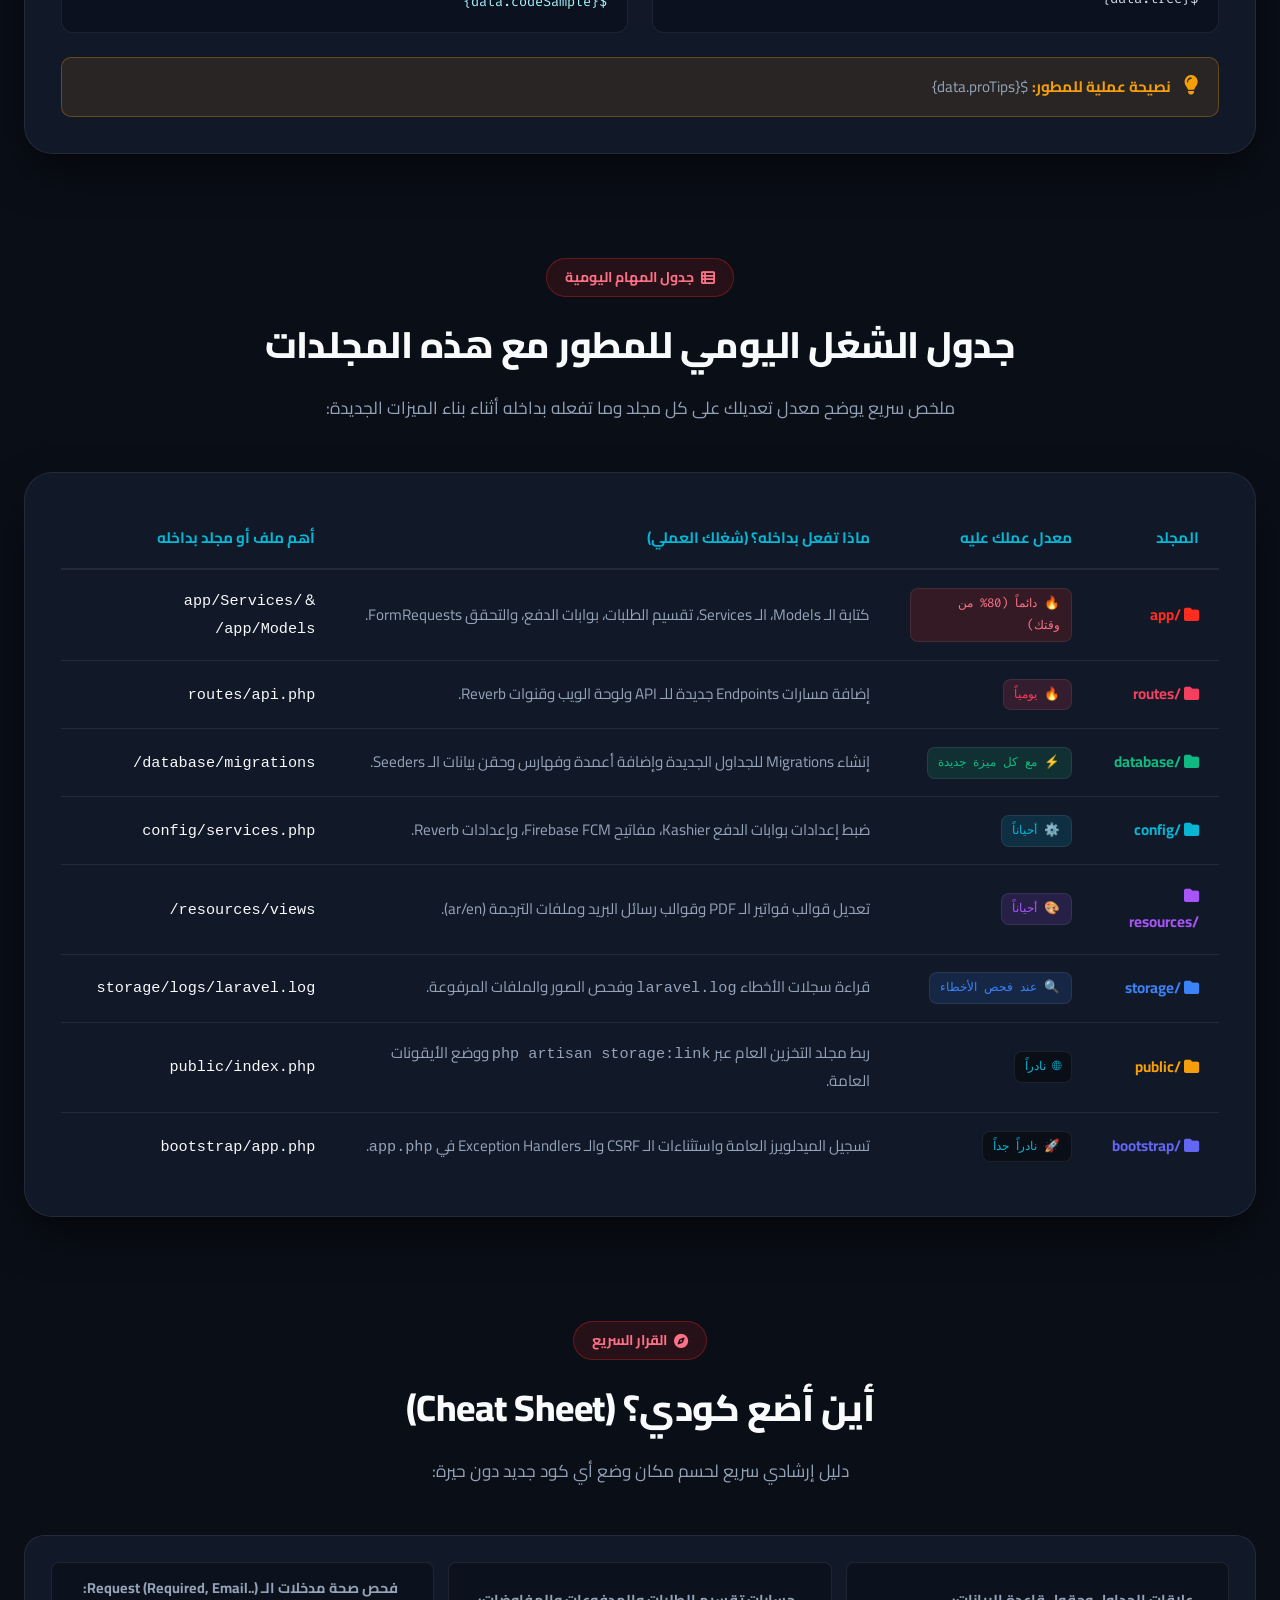
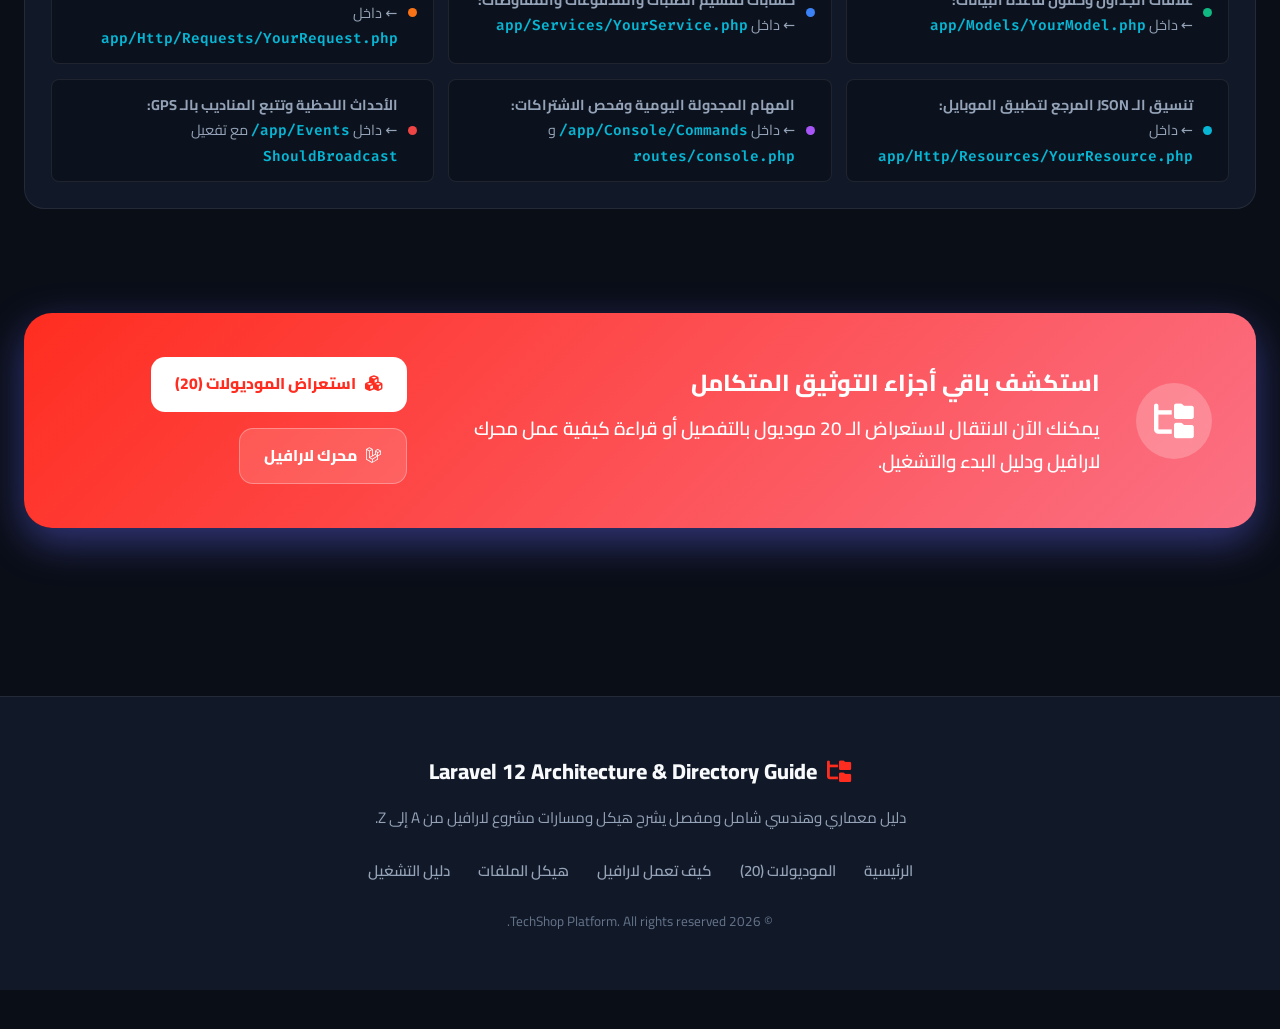
<file: techshop/structure.html>
<!DOCTYPE html>
<html lang="ar" dir="rtl">
<head>
  <meta charset="UTF-8">
  <meta name="viewport" content="width=device-width, initial-scale=1.0">
  <title>دليل هيكل وملفات لارافيل 12 الشامل | Laravel Directory Structure Deep Dive</title>
  <meta name="description" content="شرح تفصيلي وشامل لهيكل مجلدات وملفات مشروع لارافيل 12: ما هي وظيفة كل مجلد وملف بالتفصيل، كيف يبدو شكله وكوده من الداخل، ودورك العملي اليومي كمطور باك إند.">
  
  <!-- Google Fonts: Cairo, Outfit & Fira Code -->
  <link rel="preconnect" href="https://fonts.googleapis.com">
  <link rel="preconnect" href="https://fonts.gstatic.com" crossorigin>
  <link href="https://fonts.googleapis.com/css2?family=Cairo:wght@300;400;600;700;800;900&family=Outfit:wght@400;600;700;800&family=Fira+Code:wght@400;500;600;700&display=swap" rel="stylesheet">
  
  <!-- FontAwesome Icons -->
  <link rel="stylesheet" href="https://cdnjs.cloudflare.com/ajax/libs/font-awesome/6.5.1/css/all.min.css">
  
  <!-- Custom Styles -->
  <link rel="stylesheet" href="style.css">
</head>
<body class="dark-theme">
  <!-- Ambient Glows -->
  <div class="ambient-glow glow-1 glow-laravel"></div>
  <div class="ambient-glow glow-2"></div>
  <div class="ambient-glow glow-3"></div>

  <!-- Header / Navigation -->
  <header class="navbar-glass" id="navbar">
    <div class="nav-container">
      <a href="index.html" class="brand-group">
        <div class="brand-logo laravel-theme">
          <i class="fa-solid fa-folder-tree"></i>
        </div>
        <div class="brand-text">
          <span class="brand-title laravel-text">Laravel Structure</span>
          <span class="brand-badge" style="color:#fb7185;">Directory & Architecture</span>
        </div>
      </a>

      <nav class="nav-links">
        <a href="index.html" class="nav-link"><i class="fa-solid fa-house"></i> الرئيسية</a>
        <a href="modules.html" class="nav-link"><i class="fa-solid fa-cubes"></i> الموديولات</a>
        <a href="laravel.html" class="nav-link"><i class="fa-brands fa-laravel"></i> محرك لارافيل</a>
        <a href="structure.html" class="nav-link laravel-active active"><i class="fa-solid fa-folder-tree"></i> هيكل الملفات</a>
        <a href="quickstart.html" class="nav-link"><i class="fa-solid fa-terminal"></i> دليل التشغيل</a>
      </nav>

      <div class="nav-actions">
        <a href="modules.html" class="action-btn">
          <i class="fa-solid fa-cubes"></i>
          <span>الموديولات</span>
        </a>
        <button id="soundToggleBtn" class="action-btn" title="تفعيل/تعطيل الصوت">
          <i class="fa-solid fa-volume-high"></i>
        </button>
      </div>
    </div>
    <!-- Reading Progress Bar -->
    <div class="scroll-progress-bar" id="scrollProgressBar" style="background: var(--gradient-laravel);"></div>
  </header>

  <!-- Main Content Container -->
  <main class="main-content">
    
    <!-- Hero Section -->
    <section class="section hero-section">
      <div class="hero-content">
        <div class="hero-pill laravel-pill">
          <span class="pulse-dot laravel-dot"></span>
          <span>دليل تفصيلي عملي لهيكل ملفات ومجلدات Laravel 12 وكيف تبدو من الداخل</span>
        </div>
        <h1 class="hero-title">
          تشريح مجلدات <span class="gradient-laravel">لارافيل 12</span> وكيف تبدو من الداخل
        </h1>
        <p class="hero-subtitle">
          تعرف على دورك اليومي كمهندس باك إند في كل مجلد، كيف يبدو شكله وهيكله من الداخل، كود PHP حقيقي من واقع مشروع TechShop، وأين تضع كل سطر كود باحترافية.
        </p>

        <!-- Developer Cheat Metric Ribbon -->
        <div class="stats-grid">
          <div class="stat-card" data-tilt>
            <div class="stat-icon icon-laravel"><i class="fa-solid fa-code"></i></div>
            <div class="stat-info">
              <span class="stat-number">/app</span>
              <span class="stat-label">80% من وقتك اليومي (Models & Services & Controllers)</span>
            </div>
          </div>
          <div class="stat-card" data-tilt>
            <div class="stat-icon icon-cyan"><i class="fa-solid fa-route"></i></div>
            <div class="stat-info">
              <span class="stat-number">/routes</span>
              <span class="stat-label">ربط نقاط نهاية الـ REST API والـ WebSockets</span>
            </div>
          </div>
          <div class="stat-card" data-tilt>
            <div class="stat-icon icon-emerald"><i class="fa-solid fa-database"></i></div>
            <div class="stat-info">
              <span class="stat-number">/database</span>
              <span class="stat-label">Migrations للجداول والـ Seeders لملء البيانات</span>
            </div>
          </div>
          <div class="stat-card" data-tilt>
            <div class="stat-icon icon-amber"><i class="fa-solid fa-box-archive"></i></div>
            <div class="stat-info">
              <span class="stat-number">/storage</span>
              <span class="stat-label">ملفات الـ Uploads وسجلات تتبع الأخطاء Logs</span>
            </div>
          </div>
        </div>
      </div>
    </section>

    <!-- SECTION: Interactive 8 Folders Explorer -->
    <section id="interactive-explorer" class="section">
      <div class="section-header">
        <div class="section-tag laravel-tag"><i class="fa-solid fa-folder-open"></i> استكشاف المجلدات الثمانية</div>
        <h2 class="section-title">المجلدات الثمانية بالتفصيل الممل (دورك فيها + شكلها وكودها الداخلي)</h2>
        <p class="section-desc">انقر على أي مجلد أدناه لاستعراض هيكله الداخلي، الكود الفعلي المكتوب جواه، ونصائح عملية لشغلك اليومي:</p>
      </div>

      <!-- 8 Folder Tabs -->
      <div class="role-tabs" style="flex-wrap: wrap; justify-content: center; gap: 0.75rem;">
        <button class="role-tab active" data-folder="app">
          <i class="fa-solid fa-code" style="color:var(--accent-laravel);"></i>
          <span>/app (القلب)</span>
        </button>
        <button class="role-tab" data-folder="bootstrap">
          <i class="fa-solid fa-power-off" style="color:var(--accent-primary);"></i>
          <span>/bootstrap (التهيئة)</span>
        </button>
        <button class="role-tab" data-folder="config">
          <i class="fa-solid fa-gears" style="color:var(--accent-secondary);"></i>
          <span>/config (الإعدادات)</span>
        </button>
        <button class="role-tab" data-folder="database">
          <i class="fa-solid fa-database" style="color:var(--accent-emerald);"></i>
          <span>/database (الجداول)</span>
        </button>
        <button class="role-tab" data-folder="public">
          <i class="fa-solid fa-globe" style="color:var(--accent-amber);"></i>
          <span>/public (الويب)</span>
        </button>
        <button class="role-tab" data-folder="resources">
          <i class="fa-solid fa-palette" style="color:var(--accent-purple);"></i>
          <span>/resources (الأصول)</span>
        </button>
        <button class="role-tab" data-folder="routes">
          <i class="fa-solid fa-route" style="color:var(--accent-rose);"></i>
          <span>/routes (المسارات)</span>
        </button>
        <button class="role-tab" data-folder="storage">
          <i class="fa-solid fa-box-archive" style="color:#3b82f6;"></i>
          <span>/storage (التخزين)</span>
        </button>
      </div>

      <!-- Dynamic Folder Showcase Container -->
      <div id="folderDetailsContainer" style="margin-top: 2rem;">
        <!-- Injected dynamically by JS or default content -->
      </div>
    </section>

    <!-- SECTION: Developer Daily Cheat Sheet Table -->
    <section class="section">
      <div class="section-header">
        <div class="section-tag laravel-tag"><i class="fa-solid fa-table-list"></i> جدول المهام اليومية</div>
        <h2 class="section-title">جدول الشغل اليومي للمطور مع هذه المجلدات</h2>
        <p class="section-desc">ملخص سريع يوضح معدل تعديلك على كل مجلد وما تفعله بداخله أثناء بناء الميزات الجديدة:</p>
      </div>

      <div class="arch-card" style="overflow-x: auto;">
        <table style="width: 100%; border-collapse: collapse; text-align: right; font-size: 0.95rem;">
          <thead>
            <tr style="border-bottom: 2px solid var(--border-glass); color: var(--accent-secondary);">
              <th style="padding: 1rem 1.25rem;">المجلد</th>
              <th style="padding: 1rem 1.25rem;">معدل عملك عليه</th>
              <th style="padding: 1rem 1.25rem;">ماذا تفعل بداخله؟ (شغلك العملي)</th>
              <th style="padding: 1rem 1.25rem;">أهم ملف أو مجلد بداخله</th>
            </tr>
          </thead>
          <tbody>
            <tr style="border-bottom: 1px solid var(--border-glass);">
              <td style="padding: 1.1rem 1.25rem; font-weight: bold; color: var(--accent-laravel);"><i class="fa-solid fa-folder"></i> /app</td>
              <td style="padding: 1.1rem 1.25rem;"><span class="badge-tech" style="background: rgba(255,45,32,0.15); color: #fb7185;">🔥 دائماً (80% من وقتك)</span></td>
              <td style="padding: 1.1rem 1.25rem; color: var(--text-secondary);">كتابة الـ Models، الـ Services، تقسيم الطلبات، بوابات الدفع، والتحقق FormRequests.</td>
              <td style="padding: 1.1rem 1.25rem;"><code>app/Services/</code> & <code>app/Models/</code></td>
            </tr>
            <tr style="border-bottom: 1px solid var(--border-glass);">
              <td style="padding: 1.1rem 1.25rem; font-weight: bold; color: var(--accent-rose);"><i class="fa-solid fa-folder"></i> /routes</td>
              <td style="padding: 1.1rem 1.25rem;"><span class="badge-tech" style="background: rgba(244,63,94,0.15); color: var(--accent-rose);">🔥 يومياً</span></td>
              <td style="padding: 1.1rem 1.25rem; color: var(--text-secondary);">إضافة مسارات Endpoints جديدة للـ API ولوحة الويب وقنوات Reverb.</td>
              <td style="padding: 1.1rem 1.25rem;"><code>routes/api.php</code></td>
            </tr>
            <tr style="border-bottom: 1px solid var(--border-glass);">
              <td style="padding: 1.1rem 1.25rem; font-weight: bold; color: var(--accent-emerald);"><i class="fa-solid fa-folder"></i> /database</td>
              <td style="padding: 1.1rem 1.25rem;"><span class="badge-tech" style="background: rgba(16,185,129,0.15); color: var(--accent-emerald);">⚡ مع كل ميزة جديدة</span></td>
              <td style="padding: 1.1rem 1.25rem; color: var(--text-secondary);">إنشاء Migrations للجداول الجديدة وإضافة أعمدة وفهارس وحقن بيانات الـ Seeders.</td>
              <td style="padding: 1.1rem 1.25rem;"><code>database/migrations/</code></td>
            </tr>
            <tr style="border-bottom: 1px solid var(--border-glass);">
              <td style="padding: 1.1rem 1.25rem; font-weight: bold; color: var(--accent-secondary);"><i class="fa-solid fa-folder"></i> /config</td>
              <td style="padding: 1.1rem 1.25rem;"><span class="badge-tech" style="background: rgba(6,182,212,0.15); color: var(--accent-secondary);">⚙️ أحياناً</span></td>
              <td style="padding: 1.1rem 1.25rem; color: var(--text-secondary);">ضبط إعدادات بوابات الدفع Kashier، مفاتيح Firebase FCM، وإعدادات Reverb.</td>
              <td style="padding: 1.1rem 1.25rem;"><code>config/services.php</code></td>
            </tr>
            <tr style="border-bottom: 1px solid var(--border-glass);">
              <td style="padding: 1.1rem 1.25rem; font-weight: bold; color: var(--accent-purple);"><i class="fa-solid fa-folder"></i> /resources</td>
              <td style="padding: 1.1rem 1.25rem;"><span class="badge-tech" style="background: rgba(168,85,247,0.15); color: var(--accent-purple);">🎨 أحياناً</span></td>
              <td style="padding: 1.1rem 1.25rem; color: var(--text-secondary);">تعديل قوالب فواتير الـ PDF وقوالب رسائل البريد وملفات الترجمة (ar/en).</td>
              <td style="padding: 1.1rem 1.25rem;"><code>resources/views/</code></td>
            </tr>
            <tr style="border-bottom: 1px solid var(--border-glass);">
              <td style="padding: 1.1rem 1.25rem; font-weight: bold; color: #3b82f6;"><i class="fa-solid fa-folder"></i> /storage</td>
              <td style="padding: 1.1rem 1.25rem;"><span class="badge-tech" style="background: rgba(59,130,246,0.15); color: #3b82f6;">🔍 عند فحص الأخطاء</span></td>
              <td style="padding: 1.1rem 1.25rem; color: var(--text-secondary);">قراءة سجلات الأخطاء <code>laravel.log</code> وفحص الصور والملفات المرفوعة.</td>
              <td style="padding: 1.1rem 1.25rem;"><code>storage/logs/laravel.log</code></td>
            </tr>
            <tr style="border-bottom: 1px solid var(--border-glass);">
              <td style="padding: 1.1rem 1.25rem; font-weight: bold; color: var(--accent-amber);"><i class="fa-solid fa-folder"></i> /public</td>
              <td style="padding: 1.1rem 1.25rem;"><span class="badge-tech">🌐 نادراً</span></td>
              <td style="padding: 1.1rem 1.25rem; color: var(--text-secondary);">ربط مجلد التخزين العام عبر <code>php artisan storage:link</code> ووضع الأيقونات العامة.</td>
              <td style="padding: 1.1rem 1.25rem;"><code>public/index.php</code></td>
            </tr>
            <tr>
              <td style="padding: 1.1rem 1.25rem; font-weight: bold; color: var(--accent-primary);"><i class="fa-solid fa-folder"></i> /bootstrap</td>
              <td style="padding: 1.1rem 1.25rem;"><span class="badge-tech">🚀 نادراً جداً</span></td>
              <td style="padding: 1.1rem 1.25rem; color: var(--text-secondary);">تسجيل الميدلويرز العامة واستثناءات الـ CSRF والـ Exception Handlers في <code>app.php</code>.</td>
              <td style="padding: 1.1rem 1.25rem;"><code>bootstrap/app.php</code></td>
            </tr>
          </tbody>
        </table>
      </div>
    </section>

    <!-- SECTION: Where to Put Code Decision Matrix -->
    <section class="section">
      <div class="section-header">
        <div class="section-tag laravel-tag"><i class="fa-solid fa-compass"></i> القرار السريع</div>
        <h2 class="section-title">أين أضع كودي؟ (Cheat Sheet)</h2>
        <p class="section-desc">دليل إرشادي سريع لحسم مكان وضع أي كود جديد دون حيرة:</p>
      </div>

      <div class="roles-code-box">
        <div class="roles-chips" style="grid-template-columns: repeat(auto-fit, minmax(320px, 1fr));">
          <div class="role-chip">
            <span class="chip-dot dot-green"></span>
            <div>
              <strong>علاقات الجداول وحقول قاعدة البيانات:</strong><br>
              &larr; داخل <code>app/Models/YourModel.php</code>
            </div>
          </div>
          <div class="role-chip">
            <span class="chip-dot dot-blue"></span>
            <div>
              <strong>حسابات تقسيم الطلبات والمدفوعات والمفاوضات:</strong><br>
              &larr; داخل <code>app/Services/YourService.php</code>
            </div>
          </div>
          <div class="role-chip">
            <span class="chip-dot dot-orange"></span>
            <div>
              <strong>فحص صحة مدخلات الـ Request (Required, Email..):</strong><br>
              &larr; داخل <code>app/Http/Requests/YourRequest.php</code>
            </div>
          </div>
          <div class="role-chip">
            <span class="chip-dot dot-cyan"></span>
            <div>
              <strong>تنسيق الـ JSON المرجع لتطبيق الموبايل:</strong><br>
              &larr; داخل <code>app/Http/Resources/YourResource.php</code>
            </div>
          </div>
          <div class="role-chip">
            <span class="chip-dot dot-purple"></span>
            <div>
              <strong>المهام المجدولة اليومية وفحص الاشتراكات:</strong><br>
              &larr; داخل <code>app/Console/Commands/</code> و <code>routes/console.php</code>
            </div>
          </div>
          <div class="role-chip">
            <span class="chip-dot dot-red"></span>
            <div>
              <strong>الأحداث اللحظية وتتبع المناديب بالـ GPS:</strong><br>
              &larr; داخل <code>app/Events/</code> مع تفعيل <code>ShouldBroadcast</code>
            </div>
          </div>
        </div>
      </div>
    </section>

    <!-- SECTION: Navigation Summary Box -->
    <section class="section summary-section">
      <div class="summary-box" style="background: var(--gradient-laravel);">
        <div class="summary-icon"><i class="fa-solid fa-folder-tree"></i></div>
        <div class="summary-text">
          <h3>استكشف باقي أجزاء التوثيق المتكامل</h3>
          <p class="summary-quote">
            يمكنك الآن الانتقال لاستعراض الـ 20 موديول بالتفصيل أو قراءة كيفية عمل محرك لارافيل ودليل البدء والتشغيل.
          </p>
        </div>
        <div style="display:flex; gap:1rem; flex-wrap:wrap;">
          <a href="modules.html" class="copy-summary-btn" style="color:var(--accent-laravel); text-decoration:none;">
            <i class="fa-solid fa-cubes"></i>
            <span>استعراض الموديولات (20)</span>
          </a>
          <a href="laravel.html" class="copy-summary-btn" style="background:rgba(255,255,255,0.15); color:white; border:1px solid rgba(255,255,255,0.3); text-decoration:none;">
            <i class="fa-brands fa-laravel"></i>
            <span>محرك لارافيل</span>
          </a>
        </div>
      </div>
    </section>

  </main>

  <!-- Footer -->
  <footer class="footer">
    <div class="footer-content">
      <div class="footer-brand">
        <i class="fa-solid fa-folder-tree" style="color:var(--accent-laravel);"></i>
        <span>Laravel 12 Architecture & Directory Guide</span>
      </div>
      <p class="footer-desc">دليل معماري وهندسي شامل ومفصل يشرح هيكل ومسارات مشروع لارافيل من A إلى Z.</p>
      <div class="footer-links">
        <a href="index.html">الرئيسية</a>
        <a href="modules.html">الموديولات (20)</a>
        <a href="laravel.html">كيف تعمل لارافيل</a>
        <a href="structure.html">هيكل الملفات</a>
        <a href="quickstart.html">دليل التشغيل</a>
      </div>
      <div class="footer-copy">© 2026 TechShop Platform. All rights reserved.</div>
    </div>
  </footer>

  <!-- Notification Toast -->
  <div class="toast" id="toast"></div>

  <!-- Shared App JS -->
  <script src="app.js"></script>
</body>
</html>
</file>
<file: techshop/style.css>
/* ===================================================================
   TechShop Master Design System (Vanilla CSS)
   Theme: Ultra-Modern Cyberpunk / Obsidian Dark with Glassmorphism
   =================================================================== */

:root {
  /* Color Palette */
  --bg-main: #0a0e17;
  --bg-surface: #111827;
  --bg-surface-elevated: #1a2234;
  --bg-surface-card: #141d2e;
  --bg-glass: rgba(17, 24, 39, 0.82);
  --bg-glass-card: rgba(26, 34, 52, 0.65);
  --border-glass: rgba(255, 255, 255, 0.08);
  --border-glass-hover: rgba(99, 102, 241, 0.45);
  --border-subtle: rgba(255, 255, 255, 0.04);

  --text-primary: #f8fafc;
  --text-secondary: #94a3b8;
  --text-muted: #64748b;

  --accent-primary: #6366f1; /* Indigo */
  --accent-secondary: #06b6d4; /* Cyan */
  --accent-emerald: #10b981; /* Emerald */
  --accent-amber: #f59e0b; /* Amber */
  --accent-rose: #f43f5e; /* Rose */
  --accent-purple: #a855f7; /* Purple */
  --accent-laravel: #ff2d20; /* Laravel Red */

  --gradient-primary: linear-gradient(135deg, #6366f1 0%, #06b6d4 100%);
  --gradient-accent: linear-gradient(135deg, #10b981 0%, #06b6d4 100%);
  --gradient-laravel: linear-gradient(135deg, #ff2d20 0%, #fb7185 100%);
  --gradient-warm: linear-gradient(135deg, #f59e0b 0%, #f43f5e 100%);
  --gradient-purple: linear-gradient(135deg, #8b5cf6 0%, #d946ef 100%);
  --gradient-card: linear-gradient(180deg, rgba(26, 34, 52, 0.8) 0%, rgba(17, 24, 39, 0.9) 100%);

  --shadow-sm: 0 4px 6px -1px rgba(0, 0, 0, 0.25);
  --shadow-md: 0 10px 25px -3px rgba(0, 0, 0, 0.4);
  --shadow-lg: 0 20px 45px -6px rgba(0, 0, 0, 0.6);
  --shadow-glow-indigo: 0 0 35px rgba(99, 102, 241, 0.3);
  --shadow-glow-laravel: 0 0 35px rgba(255, 45, 32, 0.3);
  --shadow-glow-cyan: 0 0 35px rgba(6, 182, 212, 0.3);

  --radius-sm: 8px;
  --radius-md: 14px;
  --radius-lg: 20px;
  --radius-xl: 28px;
  --radius-full: 9999px;

  --font-arabic: 'Cairo', system-ui, -apple-system, sans-serif;
  --font-heading: 'Outfit', 'Cairo', sans-serif;
  --font-mono: 'Fira Code', 'Courier New', monospace;

  --transition-fast: 0.2s cubic-bezier(0.4, 0, 0.2, 1);
  --transition-normal: 0.3s cubic-bezier(0.4, 0, 0.2, 1);
  --transition-spring: 0.5s cubic-bezier(0.175, 0.885, 0.32, 1.275);
}

/* Reset & Base */
*, *::before, *::after {
  box-sizing: border-box;
  margin: 0;
  padding: 0;
}

html {
  scroll-behavior: smooth;
  font-size: 16px;
  color-scheme: dark;
}

body {
  background-color: var(--bg-main);
  color: var(--text-primary);
  font-family: var(--font-arabic);
  line-height: 1.75;
  overflow-x: hidden;
  position: relative;
  min-height: 100vh;
}

/* Custom Scrollbar */
::-webkit-scrollbar {
  width: 10px;
}
::-webkit-scrollbar-track {
  background: var(--bg-main);
}
::-webkit-scrollbar-thumb {
  background: var(--bg-surface-elevated);
  border-radius: var(--radius-full);
  border: 2px solid var(--bg-main);
}
::-webkit-scrollbar-thumb:hover {
  background: var(--accent-primary);
}

/* Ambient Lighting Effect */
.ambient-glow {
  position: fixed;
  border-radius: 50%;
  filter: blur(130px);
  pointer-events: none;
  z-index: 0;
  opacity: 0.14;
  animation: pulse-ambient 14s infinite alternate ease-in-out;
}
.glow-1 {
  width: 550px;
  height: 550px;
  background: var(--accent-primary);
  top: -120px;
  right: -120px;
}
.glow-2 {
  width: 500px;
  height: 500px;
  background: var(--accent-secondary);
  bottom: 15%;
  left: -120px;
  animation-delay: -5s;
}
.glow-3 {
  width: 450px;
  height: 450px;
  background: var(--accent-emerald);
  top: 50%;
  right: 30%;
  animation-delay: -9s;
}
.glow-laravel {
  background: var(--accent-laravel);
}

@keyframes pulse-ambient {
  0% { transform: scale(1) translate(0, 0); opacity: 0.12; }
  50% { transform: scale(1.18) translate(35px, 45px); opacity: 0.22; }
  100% { transform: scale(0.92) translate(-25px, -25px); opacity: 0.14; }
}

/* ===================================================================
   Navigation Bar (Multi-Page Aware)
   =================================================================== */
.navbar-glass {
  position: fixed;
  top: 0;
  left: 0;
  right: 0;
  z-index: 1000;
  background: var(--bg-glass);
  backdrop-filter: blur(18px);
  -webkit-backdrop-filter: blur(18px);
  border-bottom: 1px solid var(--border-glass);
  transition: var(--transition-normal);
}

.nav-container {
  max-width: 1400px;
  margin: 0 auto;
  padding: 0.85rem 1.5rem;
  display: flex;
  align-items: center;
  justify-content: space-between;
  gap: 1.5rem;
}

.brand-group {
  display: flex;
  align-items: center;
  gap: 0.85rem;
  text-decoration: none;
}

.brand-logo {
  width: 44px;
  height: 44px;
  background: var(--gradient-primary);
  border-radius: var(--radius-md);
  display: flex;
  align-items: center;
  justify-content: center;
  font-size: 1.35rem;
  color: white;
  box-shadow: 0 0 22px rgba(99, 102, 241, 0.45);
}

.brand-logo.laravel-theme {
  background: var(--gradient-laravel);
  box-shadow: 0 0 22px rgba(255, 45, 32, 0.45);
}

.brand-text {
  display: flex;
  flex-direction: column;
}

.brand-title {
  font-family: var(--font-heading);
  font-size: 1.4rem;
  font-weight: 800;
  letter-spacing: -0.5px;
  background: var(--gradient-primary);
  -webkit-background-clip: text;
  -webkit-text-fill-color: transparent;
}

.brand-title.laravel-text {
  background: var(--gradient-laravel);
  -webkit-background-clip: text;
  -webkit-text-fill-color: transparent;
}

.brand-badge {
  font-size: 0.72rem;
  color: var(--accent-secondary);
  font-weight: 700;
  letter-spacing: 0.5px;
}

.nav-links {
  display: flex;
  align-items: center;
  gap: 0.4rem;
}

.nav-link {
  color: var(--text-secondary);
  text-decoration: none;
  font-size: 0.94rem;
  font-weight: 600;
  padding: 0.55rem 0.95rem;
  border-radius: var(--radius-sm);
  transition: var(--transition-fast);
  display: flex;
  align-items: center;
  gap: 0.45rem;
  position: relative;
}

.nav-link:hover {
  color: var(--text-primary);
  background: rgba(255, 255, 255, 0.06);
}

.nav-link.active {
  color: #fff;
  background: rgba(99, 102, 241, 0.18);
  box-shadow: inset 0 0 0 1px rgba(99, 102, 241, 0.4);
}

.nav-link.laravel-active {
  color: #fff;
  background: rgba(255, 45, 32, 0.18);
  box-shadow: inset 0 0 0 1px rgba(255, 45, 32, 0.4);
}

.nav-actions {
  display: flex;
  align-items: center;
  gap: 0.65rem;
}

.action-btn {
  background: var(--bg-surface-elevated);
  border: 1px solid var(--border-glass);
  color: var(--text-primary);
  padding: 0.55rem 0.95rem;
  border-radius: var(--radius-md);
  font-family: inherit;
  font-size: 0.88rem;
  font-weight: 700;
  cursor: pointer;
  display: inline-flex;
  align-items: center;
  gap: 0.45rem;
  transition: var(--transition-fast);
  text-decoration: none;
}

.action-btn:hover {
  background: rgba(255, 255, 255, 0.12);
  border-color: rgba(255, 255, 255, 0.25);
  transform: translateY(-2px);
}

.action-btn.highlight {
  background: var(--gradient-primary);
  color: white;
  border: none;
  box-shadow: 0 4px 16px rgba(99, 102, 241, 0.4);
}

.action-btn.highlight.laravel-btn {
  background: var(--gradient-laravel);
  box-shadow: 0 4px 16px rgba(255, 45, 32, 0.4);
}

.action-btn.highlight:hover {
  box-shadow: 0 6px 22px rgba(99, 102, 241, 0.6);
}

.btn-kbd {
  background: rgba(0, 0, 0, 0.35);
  padding: 2px 6px;
  border-radius: 4px;
  font-size: 0.75rem;
  border: 1px solid rgba(255, 255, 255, 0.15);
}

.scroll-progress-bar {
  position: absolute;
  bottom: 0;
  right: 0;
  height: 3px;
  width: 0%;
  background: var(--gradient-primary);
  transition: width 0.1s ease-out;
}

/* ===================================================================
   Main Content Layout & Page Containers
   =================================================================== */
.main-content {
  position: relative;
  z-index: 1;
  max-width: 1400px;
  margin: 0 auto;
  padding: 6.5rem 1.5rem 4rem;
}

.section {
  margin-bottom: 6.5rem;
  scroll-margin-top: 5.5rem;
}

.section-header {
  text-align: center;
  max-width: 860px;
  margin: 0 auto 3rem;
}

.section-tag {
  display: inline-flex;
  align-items: center;
  gap: 0.45rem;
  padding: 0.4rem 1.1rem;
  border-radius: var(--radius-full);
  background: rgba(99, 102, 241, 0.12);
  border: 1px solid rgba(99, 102, 241, 0.28);
  color: var(--accent-secondary);
  font-size: 0.88rem;
  font-weight: 700;
  margin-bottom: 0.95rem;
}

.section-tag.laravel-tag {
  background: rgba(255, 45, 32, 0.12);
  border-color: rgba(255, 45, 32, 0.3);
  color: #fb7185;
}

.section-title {
  font-size: 2.3rem;
  font-weight: 800;
  margin-bottom: 0.95rem;
  letter-spacing: -0.5px;
  color: var(--text-primary);
}

.section-desc {
  color: var(--text-secondary);
  font-size: 1.08rem;
  line-height: 1.85;
}

.gradient-text {
  background: var(--gradient-primary);
  -webkit-background-clip: text;
  -webkit-text-fill-color: transparent;
}

.gradient-laravel {
  background: var(--gradient-laravel);
  -webkit-background-clip: text;
  -webkit-text-fill-color: transparent;
}

/* ===================================================================
   Hero Section
   =================================================================== */
.hero-section {
  padding: 2.5rem 0 2rem;
  text-align: center;
}

.hero-pill {
  display: inline-flex;
  align-items: center;
  gap: 0.65rem;
  padding: 0.45rem 1.35rem;
  background: rgba(16, 185, 129, 0.1);
  border: 1px solid rgba(16, 185, 129, 0.3);
  border-radius: var(--radius-full);
  color: var(--accent-emerald);
  font-weight: 700;
  font-size: 0.92rem;
  margin-bottom: 1.85rem;
}

.hero-pill.laravel-pill {
  background: rgba(255, 45, 32, 0.1);
  border-color: rgba(255, 45, 32, 0.3);
  color: #fb7185;
}

.pulse-dot {
  width: 8px;
  height: 8px;
  border-radius: 50%;
  background: var(--accent-emerald);
  box-shadow: 0 0 0 0 rgba(16, 185, 129, 0.7);
  animation: pulse-ring 2s infinite;
}

.pulse-dot.laravel-dot {
  background: var(--accent-laravel);
  box-shadow: 0 0 0 0 rgba(255, 45, 32, 0.7);
}

@keyframes pulse-ring {
  0% { transform: scale(0.95); box-shadow: 0 0 0 0 rgba(16, 185, 129, 0.7); }
  70% { transform: scale(1); box-shadow: 0 0 0 8px rgba(16, 185, 129, 0); }
  100% { transform: scale(0.95); box-shadow: 0 0 0 0 rgba(16, 185, 129, 0); }
}

.hero-title {
  font-size: 3.4rem;
  font-weight: 900;
  line-height: 1.25;
  margin-bottom: 1.35rem;
  letter-spacing: -1px;
}

.hero-subtitle {
  font-size: 1.22rem;
  color: var(--text-secondary);
  max-width: 880px;
  margin: 0 auto 2.75rem;
  line-height: 1.9;
}

/* Page Switcher Hub Cards */
.hub-grid {
  display: grid;
  grid-template-columns: repeat(auto-fit, minmax(300px, 1fr));
  gap: 1.5rem;
  margin: 2.5rem 0 3.5rem;
}

.hub-card {
  background: var(--gradient-card);
  border: 1px solid var(--border-glass);
  border-radius: var(--radius-xl);
  padding: 2rem;
  text-decoration: none;
  color: inherit;
  display: flex;
  flex-direction: column;
  justify-content: space-between;
  transition: var(--transition-normal);
  position: relative;
  overflow: hidden;
}

.hub-card::before {
  content: '';
  position: absolute;
  top: 0;
  left: 0;
  right: 0;
  height: 4px;
  background: var(--gradient-primary);
  opacity: 0;
  transition: var(--transition-fast);
}

.hub-card.laravel-card::before {
  background: var(--gradient-laravel);
}
.hub-card.emerald-card::before {
  background: var(--gradient-accent);
}
.hub-card.amber-card::before {
  background: var(--gradient-warm);
}

.hub-card:hover {
  transform: translateY(-6px);
  border-color: var(--border-glass-hover);
  box-shadow: var(--shadow-lg), var(--shadow-glow-indigo);
}

.hub-card:hover::before {
  opacity: 1;
}

.hub-icon {
  width: 58px;
  height: 58px;
  border-radius: var(--radius-lg);
  display: flex;
  align-items: center;
  justify-content: center;
  font-size: 1.6rem;
  margin-bottom: 1.25rem;
}

.hub-title {
  font-size: 1.35rem;
  font-weight: 800;
  margin-bottom: 0.6rem;
  color: var(--text-primary);
}

.hub-desc {
  font-size: 0.92rem;
  color: var(--text-secondary);
  line-height: 1.7;
  margin-bottom: 1.5rem;
}

.hub-link-text {
  font-size: 0.9rem;
  font-weight: 700;
  color: var(--accent-secondary);
  display: flex;
  align-items: center;
  gap: 0.5rem;
}

.hub-card.laravel-card .hub-link-text {
  color: #fb7185;
}

/* ===================================================================
   Stats Grid
   =================================================================== */
.stats-grid {
  display: grid;
  grid-template-columns: repeat(auto-fit, minmax(270px, 1fr));
  gap: 1.25rem;
  margin-bottom: 2.75rem;
}

.stat-card {
  background: var(--bg-glass-card);
  backdrop-filter: blur(12px);
  border: 1px solid var(--border-glass);
  border-radius: var(--radius-lg);
  padding: 1.4rem 1.6rem;
  display: flex;
  align-items: center;
  gap: 1.25rem;
  transition: var(--transition-normal);
  text-align: right;
}

.stat-card:hover {
  transform: translateY(-4px);
  border-color: var(--border-glass-hover);
  box-shadow: var(--shadow-md), var(--shadow-glow-indigo);
}

.stat-icon {
  width: 54px;
  height: 54px;
  border-radius: var(--radius-md);
  display: flex;
  align-items: center;
  justify-content: center;
  font-size: 1.5rem;
  flex-shrink: 0;
}
.icon-emerald { background: rgba(16, 185, 129, 0.15); color: var(--accent-emerald); }
.icon-cyan { background: rgba(6, 182, 212, 0.15); color: var(--accent-secondary); }
.icon-indigo { background: rgba(99, 102, 241, 0.15); color: var(--accent-primary); }
.icon-amber { background: rgba(245, 158, 11, 0.15); color: var(--accent-amber); }
.icon-laravel { background: rgba(255, 45, 32, 0.15); color: var(--accent-laravel); }

.stat-info {
  display: flex;
  flex-direction: column;
}

.stat-number {
  font-family: var(--font-heading);
  font-size: 1.9rem;
  font-weight: 800;
  color: var(--text-primary);
  line-height: 1.1;
}

.stat-label {
  font-size: 0.88rem;
  color: var(--text-secondary);
  font-weight: 600;
  margin-top: 0.25rem;
}

/* ===================================================================
   Interactive Role Matrix Section
   =================================================================== */
.role-tabs {
  display: flex;
  gap: 0.85rem;
  margin-bottom: 2rem;
  overflow-x: auto;
  padding-bottom: 0.5rem;
}

.role-tab {
  flex: 1;
  min-width: 190px;
  background: var(--bg-surface);
  border: 1px solid var(--border-glass);
  border-radius: var(--radius-md);
  padding: 1.15rem 1.35rem;
  color: var(--text-secondary);
  font-family: inherit;
  font-size: 1rem;
  font-weight: 700;
  cursor: pointer;
  display: flex;
  align-items: center;
  justify-content: center;
  gap: 0.75rem;
  transition: var(--transition-normal);
}

.role-tab:hover {
  background: var(--bg-surface-elevated);
  color: var(--text-primary);
  border-color: rgba(255, 255, 255, 0.2);
}

.role-tab.active {
  background: var(--bg-surface-elevated);
  color: white;
  border-color: var(--accent-primary);
  box-shadow: inset 0 0 0 1px var(--accent-primary), 0 8px 25px -6px rgba(99, 102, 241, 0.4);
}

.role-card-display {
  background: var(--gradient-card);
  border: 1px solid var(--border-glass);
  border-radius: var(--radius-xl);
  padding: 2.25rem;
  margin-bottom: 2rem;
  box-shadow: var(--shadow-lg);
}

.role-display-header {
  display: flex;
  align-items: center;
  justify-content: space-between;
  margin-bottom: 1.5rem;
  padding-bottom: 1.25rem;
  border-bottom: 1px solid var(--border-glass);
  flex-wrap: wrap;
  gap: 1rem;
}

.role-title-group {
  display: flex;
  align-items: center;
  gap: 1rem;
}

.role-avatar {
  width: 58px;
  height: 58px;
  border-radius: var(--radius-lg);
  background: var(--gradient-primary);
  display: flex;
  align-items: center;
  justify-content: center;
  font-size: 1.65rem;
  color: white;
  box-shadow: 0 4px 18px rgba(99, 102, 241, 0.45);
}

.role-title-text h3 {
  font-size: 1.55rem;
  font-weight: 800;
}

.role-title-text span {
  font-size: 0.92rem;
  color: var(--text-secondary);
}

.role-interface-badge {
  padding: 0.45rem 1.1rem;
  border-radius: var(--radius-full);
  font-size: 0.86rem;
  font-weight: 700;
  background: rgba(6, 182, 212, 0.15);
  color: var(--accent-secondary);
  border: 1px solid rgba(6, 182, 212, 0.3);
}

.role-features-grid {
  display: grid;
  grid-template-columns: repeat(auto-fit, minmax(290px, 1fr));
  gap: 1.5rem;
}

.role-feature-box {
  background: rgba(0, 0, 0, 0.3);
  border: 1px solid var(--border-glass);
  border-radius: var(--radius-md);
  padding: 1.35rem;
}

.role-feature-box h4 {
  font-size: 1.08rem;
  font-weight: 700;
  margin-bottom: 0.85rem;
  display: flex;
  align-items: center;
  gap: 0.5rem;
  color: var(--accent-secondary);
}

.role-feature-box ul {
  list-style: none;
  display: flex;
  flex-direction: column;
  gap: 0.6rem;
}

.role-feature-box li {
  font-size: 0.94rem;
  color: var(--text-secondary);
  display: flex;
  align-items: flex-start;
  gap: 0.6rem;
}

.role-feature-box li i {
  color: var(--accent-emerald);
  margin-top: 0.35rem;
  font-size: 0.85rem;
}

/* ===================================================================
   Code & Technical Badges
   =================================================================== */
.roles-code-box {
  background: var(--bg-surface);
  border: 1px solid var(--border-glass);
  border-radius: var(--radius-lg);
  padding: 1.6rem;
}

.code-box-header {
  display: flex;
  align-items: center;
  justify-content: space-between;
  font-weight: 700;
  margin-bottom: 1.15rem;
  color: var(--text-primary);
}

.badge-role {
  background: rgba(99, 102, 241, 0.15);
  color: var(--accent-primary);
  font-size: 0.82rem;
  padding: 0.3rem 0.75rem;
  border-radius: var(--radius-sm);
  font-family: var(--font-mono);
}

.roles-chips {
  display: grid;
  grid-template-columns: repeat(auto-fit, minmax(320px, 1fr));
  gap: 0.9rem;
}

.role-chip {
  background: rgba(0, 0, 0, 0.25);
  border: 1px solid var(--border-glass);
  border-radius: var(--radius-sm);
  padding: 0.75rem 1rem;
  font-size: 0.9rem;
  color: var(--text-secondary);
  display: flex;
  align-items: center;
  gap: 0.65rem;
}

.role-chip code {
  color: var(--accent-secondary);
  font-family: var(--font-mono);
  font-weight: 600;
}

.chip-dot {
  width: 9px;
  height: 9px;
  border-radius: 50%;
  flex-shrink: 0;
}
.dot-red { background: #ef4444; }
.dot-orange { background: #f97316; }
.dot-blue { background: #3b82f6; }
.dot-cyan { background: #06b6d4; }
.dot-green { background: #10b981; }
.dot-purple { background: #a855f7; }

/* ===================================================================
   Simulator & Stepper
   =================================================================== */
.simulator-container {
  background: var(--bg-surface);
  border: 1px solid var(--border-glass);
  border-radius: var(--radius-xl);
  padding: 2.25rem;
  box-shadow: var(--shadow-lg);
}

.stepper-nav {
  display: flex;
  align-items: center;
  justify-content: space-between;
  margin-bottom: 2.5rem;
  position: relative;
  overflow-x: auto;
  padding-bottom: 1rem;
}

.step-nav-item {
  display: flex;
  flex-direction: column;
  align-items: center;
  gap: 0.55rem;
  cursor: pointer;
  position: relative;
  z-index: 2;
  min-width: 105px;
}

.step-circle {
  width: 46px;
  height: 46px;
  border-radius: 50%;
  background: var(--bg-surface-elevated);
  border: 2px solid var(--border-glass);
  display: flex;
  align-items: center;
  justify-content: center;
  font-weight: 800;
  color: var(--text-muted);
  font-family: var(--font-heading);
  transition: var(--transition-normal);
}

.step-title {
  font-size: 0.88rem;
  font-weight: 700;
  color: var(--text-secondary);
  text-align: center;
  white-space: nowrap;
}

.step-nav-item.active .step-circle {
  background: var(--gradient-primary);
  border-color: var(--accent-secondary);
  color: white;
  box-shadow: 0 0 22px rgba(99, 102, 241, 0.65);
  transform: scale(1.12);
}

.step-nav-item.active .step-title {
  color: var(--accent-secondary);
  font-weight: 800;
}

.step-nav-item.completed .step-circle {
  background: var(--accent-emerald);
  border-color: var(--accent-emerald);
  color: white;
}

.step-line {
  flex: 1;
  height: 3px;
  background: var(--border-glass);
  margin: 0 0.5rem 1.6rem;
}

.step-line.active {
  background: var(--accent-emerald);
}

.simulator-card {
  background: var(--gradient-card);
  border: 1px solid var(--border-glass);
  border-radius: var(--radius-lg);
  padding: 2rem;
}

.sim-header {
  display: flex;
  align-items: center;
  justify-content: space-between;
  margin-bottom: 2rem;
  padding-bottom: 1rem;
  border-bottom: 1px solid var(--border-glass);
  flex-wrap: wrap;
  gap: 1rem;
}

.sim-status-badge {
  padding: 0.45rem 1.15rem;
  background: rgba(99, 102, 241, 0.15);
  border: 1px solid rgba(99, 102, 241, 0.3);
  border-radius: var(--radius-full);
  color: var(--accent-secondary);
  font-weight: 700;
  font-size: 0.94rem;
}

.sim-actions {
  display: flex;
  align-items: center;
  gap: 0.75rem;
}

.sim-btn {
  background: var(--bg-surface-elevated);
  border: 1px solid var(--border-glass);
  color: var(--text-primary);
  padding: 0.6rem 1.3rem;
  border-radius: var(--radius-md);
  font-family: inherit;
  font-weight: 700;
  cursor: pointer;
  display: inline-flex;
  align-items: center;
  gap: 0.5rem;
  transition: var(--transition-fast);
}

.sim-btn:hover:not(:disabled) {
  background: rgba(255, 255, 255, 0.12);
  transform: translateY(-2px);
}

.sim-btn:disabled {
  opacity: 0.4;
  cursor: not-allowed;
}

.sim-btn.primary {
  background: var(--gradient-primary);
  border: none;
  color: white;
}

.sim-btn.auto-play {
  background: rgba(16, 185, 129, 0.15);
  border-color: rgba(16, 185, 129, 0.3);
  color: var(--accent-emerald);
}
.sim-btn.auto-play.playing {
  background: rgba(244, 63, 94, 0.15);
  border-color: rgba(244, 63, 94, 0.3);
  color: var(--accent-rose);
}

.sim-body {
  min-height: 280px;
  display: flex;
  flex-direction: column;
  justify-content: center;
  animation: fadeIn 0.4s ease-in-out;
}

@keyframes fadeIn {
  from { opacity: 0; transform: translateY(8px); }
  to { opacity: 1; transform: translateY(0); }
}

.sim-stage-box {
  display: grid;
  grid-template-columns: 1.2fr 1fr;
  gap: 2rem;
  align-items: center;
}

.sim-stage-desc h3 {
  font-size: 1.65rem;
  font-weight: 800;
  margin-bottom: 0.85rem;
  color: var(--text-primary);
}

.sim-stage-desc p {
  color: var(--text-secondary);
  font-size: 1.02rem;
  line-height: 1.8;
  margin-bottom: 1.35rem;
}

.sim-tech-pills {
  display: flex;
  flex-wrap: wrap;
  gap: 0.6rem;
}

.sim-pill {
  background: rgba(0, 0, 0, 0.35);
  border: 1px solid var(--border-glass);
  padding: 0.35rem 0.85rem;
  border-radius: var(--radius-sm);
  font-family: var(--font-mono);
  font-size: 0.84rem;
  color: var(--accent-secondary);
}

.sim-visual-box {
  background: rgba(0, 0, 0, 0.38);
  border: 1px solid var(--border-glass);
  border-radius: var(--radius-lg);
  padding: 1.85rem;
}

/* ===================================================================
   Package Shipment Pipeline
   =================================================================== */
.package-pipeline {
  display: grid;
  grid-template-columns: 1fr auto 1fr auto 1fr auto 1fr;
  align-items: center;
  gap: 1rem;
  background: var(--bg-surface);
  border: 1px solid var(--border-glass);
  border-radius: var(--radius-xl);
  padding: 2.5rem 1.75rem;
  box-shadow: var(--shadow-lg);
}

.pipeline-step {
  background: var(--gradient-card);
  border: 1px solid var(--border-glass);
  border-radius: var(--radius-lg);
  padding: 1.85rem 1.35rem;
  text-align: center;
  position: relative;
  transition: var(--transition-normal);
}

.pipeline-step:hover {
  transform: translateY(-6px);
  border-color: var(--accent-amber);
  box-shadow: 0 10px 25px rgba(245, 158, 11, 0.2);
}

.pipeline-icon {
  width: 56px;
  height: 56px;
  border-radius: 50%;
  background: rgba(245, 158, 11, 0.15);
  color: var(--accent-amber);
  display: flex;
  align-items: center;
  justify-content: center;
  font-size: 1.5rem;
  margin: 0 auto 1rem;
}

.pipeline-number {
  position: absolute;
  top: 10px;
  left: 14px;
  font-family: var(--font-heading);
  font-size: 0.88rem;
  font-weight: 800;
  color: var(--text-muted);
}

.pipeline-step h3 {
  font-size: 1.18rem;
  font-weight: 800;
  margin-bottom: 0.65rem;
}

.pipeline-step p {
  font-size: 0.88rem;
  color: var(--text-secondary);
  line-height: 1.65;
  margin-bottom: 1rem;
}

.badge-tech {
  display: inline-block;
  background: rgba(0, 0, 0, 0.4);
  border: 1px solid var(--border-glass);
  padding: 0.25rem 0.65rem;
  border-radius: var(--radius-sm);
  font-size: 0.78rem;
  color: var(--accent-secondary);
  font-family: var(--font-mono);
}

.pipeline-arrow {
  color: var(--accent-amber);
  font-size: 1.35rem;
  opacity: 0.7;
}

/* ===================================================================
   20 Modules Grid Showcase
   =================================================================== */
.module-filter-bar {
  display: flex;
  flex-direction: column;
  gap: 1.35rem;
  margin-bottom: 2.75rem;
}

.filter-search-box {
  position: relative;
  max-width: 550px;
}

.filter-search-box i {
  position: absolute;
  top: 50%;
  right: 1.15rem;
  transform: translateY(-50%);
  color: var(--text-muted);
}

.filter-search-box input {
  width: 100%;
  background: var(--bg-surface);
  border: 1px solid var(--border-glass);
  border-radius: var(--radius-md);
  padding: 0.9rem 2.95rem 0.9rem 1.25rem;
  color: var(--text-primary);
  font-family: inherit;
  font-size: 0.98rem;
  outline: none;
  transition: var(--transition-fast);
}

.filter-search-box input:focus {
  border-color: var(--accent-primary);
  box-shadow: 0 0 0 3px rgba(99, 102, 241, 0.25);
}

.filter-tags {
  display: flex;
  gap: 0.65rem;
  flex-wrap: wrap;
}

.filter-tag {
  background: var(--bg-surface);
  border: 1px solid var(--border-glass);
  border-radius: var(--radius-full);
  padding: 0.55rem 1.25rem;
  color: var(--text-secondary);
  font-family: inherit;
  font-size: 0.9rem;
  font-weight: 700;
  cursor: pointer;
  transition: var(--transition-fast);
}

.filter-tag:hover {
  background: var(--bg-surface-elevated);
  color: var(--text-primary);
}

.filter-tag.active {
  background: var(--gradient-primary);
  color: white;
  border-color: transparent;
  box-shadow: 0 4px 14px rgba(99, 102, 241, 0.35);
}

.modules-grid {
  display: grid;
  grid-template-columns: repeat(auto-fill, minmax(320px, 1fr));
  gap: 1.6rem;
}

.module-card {
  background: var(--bg-glass-card);
  backdrop-filter: blur(12px);
  border: 1px solid var(--border-glass);
  border-radius: var(--radius-lg);
  padding: 1.6rem;
  display: flex;
  flex-direction: column;
  justify-content: space-between;
  cursor: pointer;
  transition: var(--transition-normal);
  position: relative;
  overflow: hidden;
}

.module-card:hover {
  transform: translateY(-5px);
  border-color: var(--border-glass-hover);
  box-shadow: var(--shadow-md), var(--shadow-glow-indigo);
}

.module-card-top {
  display: flex;
  align-items: flex-start;
  justify-content: space-between;
  margin-bottom: 1.15rem;
}

.module-num {
  width: 36px;
  height: 36px;
  border-radius: var(--radius-sm);
  background: rgba(255, 255, 255, 0.06);
  display: flex;
  align-items: center;
  justify-content: center;
  font-family: var(--font-heading);
  font-weight: 800;
  font-size: 0.98rem;
  color: var(--accent-secondary);
}

.module-icon-wrap {
  width: 48px;
  height: 48px;
  border-radius: var(--radius-md);
  background: rgba(99, 102, 241, 0.15);
  color: var(--accent-primary);
  display: flex;
  align-items: center;
  justify-content: center;
  font-size: 1.25rem;
}

.module-title {
  font-size: 1.22rem;
  font-weight: 800;
  margin-bottom: 0.55rem;
  color: var(--text-primary);
}

.module-desc {
  font-size: 0.9rem;
  color: var(--text-secondary);
  line-height: 1.65;
  margin-bottom: 1.35rem;
  flex-grow: 1;
}

.module-models-preview {
  display: flex;
  flex-wrap: wrap;
  gap: 0.45rem;
  margin-bottom: 1.15rem;
}

.model-tag {
  background: rgba(0, 0, 0, 0.35);
  border: 1px solid var(--border-glass);
  padding: 0.22rem 0.55rem;
  border-radius: 4px;
  font-family: var(--font-mono);
  font-size: 0.75rem;
  color: var(--accent-emerald);
}

.module-card-footer {
  display: flex;
  align-items: center;
  justify-content: space-between;
  padding-top: 0.95rem;
  border-top: 1px solid var(--border-glass);
  font-size: 0.84rem;
  color: var(--text-muted);
}

.module-view-btn {
  color: var(--accent-secondary);
  font-weight: 700;
  display: flex;
  align-items: center;
  gap: 0.4rem;
}

/* ===================================================================
   Architecture & Laravel Deep Dive Cards
   =================================================================== */
.arch-grid {
  display: grid;
  grid-template-columns: repeat(auto-fit, minmax(440px, 1fr));
  gap: 2rem;
  margin-bottom: 2.75rem;
}

.arch-card {
  background: var(--bg-surface);
  border: 1px solid var(--border-glass);
  border-radius: var(--radius-xl);
  padding: 2.25rem;
  box-shadow: var(--shadow-lg);
}

.arch-card-header {
  display: flex;
  align-items: center;
  gap: 0.95rem;
  margin-bottom: 1.65rem;
  padding-bottom: 1.15rem;
  border-bottom: 1px solid var(--border-glass);
}

.arch-card-header i {
  font-size: 1.75rem;
}

.arch-card-header h3 {
  font-size: 1.4rem;
  font-weight: 800;
}

.arch-list {
  list-style: none;
  display: flex;
  flex-direction: column;
  gap: 1.35rem;
}

.arch-list li {
  display: flex;
  flex-direction: column;
  gap: 0.45rem;
}

.route-badge code {
  background: rgba(0, 0, 0, 0.4);
  border: 1px solid var(--border-glass);
  padding: 0.35rem 0.75rem;
  border-radius: var(--radius-sm);
  font-family: var(--font-mono);
  font-size: 0.9rem;
  color: var(--accent-secondary);
  font-weight: 600;
}

.arch-list p {
  font-size: 0.94rem;
  color: var(--text-secondary);
  line-height: 1.7;
}

/* Code Snippet Box */
.code-terminal-box {
  background: #060911;
  border: 1px solid rgba(255, 255, 255, 0.1);
  border-radius: var(--radius-md);
  padding: 1.25rem 1.5rem;
  font-family: var(--font-mono);
  font-size: 0.9rem;
  color: #38bdf8;
  line-height: 1.7;
  overflow-x: auto;
  position: relative;
}

.code-terminal-box .code-comment {
  color: #64748b;
}

.code-terminal-box .code-keyword {
  color: #f43f5e;
  font-weight: bold;
}

.code-terminal-box .code-string {
  color: #10b981;
}

/* ===================================================================
   Modals & Popups
   =================================================================== */
.modal-overlay {
  position: fixed;
  top: 0;
  left: 0;
  right: 0;
  bottom: 0;
  background: rgba(0, 0, 0, 0.85);
  backdrop-filter: blur(10px);
  z-index: 2000;
  display: flex;
  align-items: center;
  justify-content: center;
  padding: 1.5rem;
  opacity: 0;
  visibility: hidden;
  transition: var(--transition-normal);
}

.modal-overlay.active {
  opacity: 1;
  visibility: visible;
}

.search-modal-box {
  width: 100%;
  max-width: 700px;
  background: var(--bg-surface);
  border: 1px solid var(--border-glass-hover);
  border-radius: var(--radius-xl);
  overflow: hidden;
  box-shadow: var(--shadow-lg);
  transform: scale(0.95);
  transition: var(--transition-normal);
}

.modal-overlay.active .search-modal-box {
  transform: scale(1);
}

.search-input-wrapper {
  display: flex;
  align-items: center;
  padding: 1.35rem 1.6rem;
  border-bottom: 1px solid var(--border-glass);
  gap: 1rem;
}

.search-input-wrapper i {
  color: var(--accent-secondary);
  font-size: 1.25rem;
}

.search-input-wrapper input {
  flex: 1;
  background: transparent;
  border: none;
  color: var(--text-primary);
  font-family: inherit;
  font-size: 1.15rem;
  outline: none;
}

.modal-close {
  background: transparent;
  border: none;
  color: var(--text-muted);
  font-size: 1.3rem;
  cursor: pointer;
  padding: 0.35rem;
  border-radius: 4px;
}

.modal-close:hover {
  color: var(--text-primary);
}

.search-results-container {
  max-height: 420px;
  overflow-y: auto;
  padding: 1.25rem;
}

.search-hint {
  text-align: center;
  color: var(--text-muted);
  font-size: 0.95rem;
  padding: 2.5rem 1rem;
}

.search-item {
  padding: 0.95rem 1.15rem;
  border-radius: var(--radius-md);
  margin-bottom: 0.6rem;
  cursor: pointer;
  display: flex;
  align-items: center;
  justify-content: space-between;
  background: rgba(255, 255, 255, 0.03);
  transition: var(--transition-fast);
}

.search-item:hover {
  background: rgba(99, 102, 241, 0.18);
}

.search-item-info h4 {
  font-size: 1.05rem;
  font-weight: 700;
  color: var(--text-primary);
}

.search-item-info span {
  font-size: 0.85rem;
  color: var(--text-secondary);
}

/* Module Detail Modal Box */
.module-modal-box {
  width: 100%;
  max-width: 820px;
  background: var(--bg-surface);
  border: 1px solid var(--border-glass);
  border-radius: var(--radius-xl);
  padding: 2.5rem;
  position: relative;
  max-height: 90vh;
  overflow-y: auto;
}

.module-modal-header {
  margin-bottom: 1.65rem;
  padding-bottom: 1.35rem;
  border-bottom: 1px solid var(--border-glass);
}

.module-modal-body {
  display: flex;
  flex-direction: column;
  gap: 1.65rem;
}

.modal-section-title {
  font-size: 1.15rem;
  font-weight: 800;
  color: var(--accent-secondary);
  margin-bottom: 0.75rem;
  display: flex;
  align-items: center;
  gap: 0.55rem;
}

/* ===================================================================
   Full Presentation Mode
   =================================================================== */
.presentation-mode {
  position: fixed;
  top: 0;
  left: 0;
  right: 0;
  bottom: 0;
  background: #060911;
  z-index: 3000;
  display: flex;
  flex-direction: column;
  justify-content: space-between;
  padding: 2.5rem 3.5rem;
  opacity: 0;
  visibility: hidden;
  transition: var(--transition-normal);
}

.presentation-mode.active {
  opacity: 1;
  visibility: visible;
}

.pres-header {
  display: flex;
  align-items: center;
  justify-content: space-between;
  padding-bottom: 1.65rem;
  border-bottom: 1px solid var(--border-glass);
}

.pres-title {
  font-size: 1.4rem;
  font-weight: 800;
  color: var(--accent-secondary);
}

.pres-controls {
  display: flex;
  align-items: center;
  gap: 1rem;
}

.pres-counter {
  font-family: var(--font-heading);
  font-weight: 700;
  color: var(--text-secondary);
}

.pres-btn {
  background: var(--bg-surface-elevated);
  border: 1px solid var(--border-glass);
  color: var(--text-primary);
  padding: 0.65rem 1.35rem;
  border-radius: var(--radius-md);
  font-family: inherit;
  font-weight: 700;
  cursor: pointer;
  display: inline-flex;
  align-items: center;
  gap: 0.45rem;
}

.pres-btn.primary {
  background: var(--gradient-primary);
  border: none;
  color: white;
}

.pres-btn.exit {
  background: rgba(244, 63, 94, 0.15);
  border-color: rgba(244, 63, 94, 0.3);
  color: var(--accent-rose);
}

.pres-body {
  flex: 1;
  display: flex;
  align-items: center;
  justify-content: center;
  padding: 2.5rem 0;
}

.slide-content-box {
  width: 100%;
  max-width: 980px;
  background: var(--bg-glass-card);
  border: 1px solid var(--border-glass);
  border-radius: var(--radius-xl);
  padding: 3.25rem;
  box-shadow: var(--shadow-lg);
  animation: slideIn 0.4s ease-out;
}

@keyframes slideIn {
  from { opacity: 0; transform: scale(0.96); }
  to { opacity: 1; transform: scale(1); }
}

.slide-tag {
  display: inline-block;
  padding: 0.35rem 0.95rem;
  background: rgba(99, 102, 241, 0.2);
  color: var(--accent-secondary);
  border-radius: var(--radius-full);
  font-size: 0.88rem;
  font-weight: 700;
  margin-bottom: 1.15rem;
}

.slide-title {
  font-size: 2.4rem;
  font-weight: 900;
  margin-bottom: 1.35rem;
}

.slide-desc {
  font-size: 1.2rem;
  color: var(--text-secondary);
  line-height: 1.85;
  margin-bottom: 2.25rem;
}

.slide-points {
  display: grid;
  grid-template-columns: repeat(auto-fit, minmax(290px, 1fr));
  gap: 1.35rem;
}

.slide-point-item {
  background: rgba(0, 0, 0, 0.35);
  border: 1px solid var(--border-glass);
  border-radius: var(--radius-md);
  padding: 1.35rem;
  font-size: 0.98rem;
  line-height: 1.65;
}

.pres-footer {
  text-align: center;
  color: var(--text-muted);
  font-size: 0.88rem;
  padding-top: 1.15rem;
  border-top: 1px solid var(--border-glass);
}

/* ===================================================================
   Summary Box & Toast
   =================================================================== */
.summary-box {
  background: var(--gradient-primary);
  border-radius: var(--radius-xl);
  padding: 2.75rem;
  display: flex;
  align-items: center;
  gap: 2.25rem;
  color: white;
  box-shadow: 0 14px 40px rgba(99, 102, 241, 0.45);
  position: relative;
  overflow: hidden;
}

.summary-icon {
  width: 76px;
  height: 76px;
  border-radius: 50%;
  background: rgba(255, 255, 255, 0.22);
  display: flex;
  align-items: center;
  justify-content: center;
  font-size: 2.2rem;
  flex-shrink: 0;
}

.summary-text h3 {
  font-size: 1.45rem;
  font-weight: 800;
  margin-bottom: 0.55rem;
}

.summary-quote {
  font-size: 1.18rem;
  line-height: 1.75;
  font-weight: 600;
}

.copy-summary-btn {
  background: white;
  color: var(--accent-primary);
  border: none;
  border-radius: var(--radius-md);
  padding: 0.85rem 1.5rem;
  font-family: inherit;
  font-size: 0.98rem;
  font-weight: 800;
  cursor: pointer;
  display: flex;
  align-items: center;
  gap: 0.55rem;
  flex-shrink: 0;
  transition: var(--transition-fast);
}

.copy-summary-btn:hover {
  transform: translateY(-2px);
  box-shadow: 0 6px 18px rgba(0, 0, 0, 0.25);
}

.toast {
  position: fixed;
  bottom: 26px;
  right: 26px;
  background: var(--bg-surface-elevated);
  border: 1px solid var(--accent-emerald);
  color: var(--text-primary);
  padding: 0.95rem 1.6rem;
  border-radius: var(--radius-md);
  box-shadow: var(--shadow-md);
  z-index: 4000;
  transform: translateY(100px);
  opacity: 0;
  transition: var(--transition-spring);
}

.toast.show {
  transform: translateY(0);
  opacity: 1;
}

/* Footer */
.footer {
  background: var(--bg-surface);
  border-top: 1px solid var(--border-glass);
  padding: 3.5rem 1.5rem;
  text-align: center;
  position: relative;
  z-index: 1;
}

.footer-content {
  max-width: 820px;
  margin: 0 auto;
}

.footer-brand {
  display: inline-flex;
  align-items: center;
  gap: 0.65rem;
  font-size: 1.35rem;
  font-weight: 800;
  color: var(--text-primary);
  margin-bottom: 0.85rem;
}

.footer-desc {
  color: var(--text-secondary);
  font-size: 0.95rem;
  margin-bottom: 1.65rem;
}

.footer-links {
  display: flex;
  align-items: center;
  justify-content: center;
  gap: 1.75rem;
  margin-bottom: 1.65rem;
  flex-wrap: wrap;
}

.footer-links a {
  color: var(--text-secondary);
  text-decoration: none;
  font-size: 0.94rem;
  font-weight: 600;
  transition: var(--transition-fast);
}

.footer-links a:hover {
  color: var(--accent-secondary);
}

.footer-copy {
  color: var(--text-muted);
  font-size: 0.84rem;
}

/* ===================================================================
   Enhanced Mobile Responsiveness (Tablets & Phones < 1024px, < 768px, < 480px)
   =================================================================== */

/* Tablet Optimization */
@media (max-width: 1024px) {
  .nav-container {
    padding: 0 1rem;
  }
  .nav-links {
    gap: 0.35rem;
  }
  .nav-link {
    padding: 0.45rem 0.75rem;
    font-size: 0.85rem;
  }
  .hub-grid {
    grid-template-columns: repeat(auto-fit, minmax(240px, 1fr));
  }
  .stats-grid {
    grid-template-columns: repeat(2, 1fr);
  }
  .package-pipeline {
    grid-template-columns: 1fr;
    gap: 1.5rem;
  }
  .pipeline-arrow {
    transform: rotate(90deg);
    margin: -0.5rem auto;
  }
  .sim-stage-box {
    grid-template-columns: 1fr;
  }
  .arch-grid {
    grid-template-columns: 1fr;
  }
  .diagram-tree {
    flex-direction: column;
    gap: 1.5rem;
  }
  .tree-connector {
    transform: rotate(90deg);
    margin: 0.5rem auto;
  }
}

/* Mobile Screens (< 768px) */
@media (max-width: 768px) {
  :root {
    --section-gap: 3.5rem;
  }

  body {
    font-size: 0.95rem;
  }

  .main-content {
    padding: 0 1rem;
  }

  /* Responsive Mobile Header & Nav */
  .navbar-glass {
    padding: 0.6rem 0;
  }

  .nav-container {
    flex-wrap: wrap;
    gap: 0.6rem;
    justify-content: space-between;
  }

  .brand-group {
    gap: 0.6rem;
  }

  .brand-logo {
    width: 36px;
    height: 36px;
    font-size: 1.1rem;
  }

  .brand-title {
    font-size: 1.15rem;
  }

  .brand-badge {
    display: none;
  }

  .nav-actions {
    gap: 0.4rem;
  }

  .action-btn {
    padding: 0.4rem 0.75rem;
    font-size: 0.82rem;
  }

  .btn-kbd {
    display: none;
  }

  /* Mobile Horizontal Scrollable Nav Links */
  .nav-links {
    display: flex;
    width: 100%;
    order: 3;
    overflow-x: auto;
    white-space: nowrap;
    padding-bottom: 0.35rem;
    gap: 0.4rem;
    -webkit-overflow-scrolling: touch;
    scrollbar-width: none;
  }

  .nav-links::-webkit-scrollbar {
    display: none;
  }

  .nav-link {
    padding: 0.4rem 0.85rem;
    font-size: 0.82rem;
    flex-shrink: 0;
    border-radius: var(--radius-full);
  }

  /* Hero Section */
  .hero-section {
    padding: 2.5rem 0 1.5rem;
    min-height: auto;
  }

  .hero-title {
    font-size: 1.85rem;
    line-height: 1.35;
  }

  .hero-subtitle {
    font-size: 0.98rem;
    line-height: 1.7;
    margin-bottom: 2rem;
  }

  .hero-pill {
    font-size: 0.78rem;
    padding: 0.35rem 0.85rem;
  }

  .hero-ctas {
    flex-direction: column;
    width: 100%;
    gap: 0.75rem;
  }

  .cta-btn {
    width: 100%;
    justify-content: center;
    padding: 0.85rem 1.25rem;
    font-size: 0.95rem;
  }

  /* Stats Grid */
  .stats-grid {
    grid-template-columns: 1fr;
    gap: 0.85rem;
    margin-bottom: 2rem;
  }

  .stat-card {
    padding: 1rem;
  }

  .stat-number {
    font-size: 1.45rem;
  }

  .stat-label {
    font-size: 0.82rem;
  }

  /* Hub Cards */
  .hub-grid {
    grid-template-columns: 1fr;
    gap: 1rem;
    margin-bottom: 2rem;
  }

  .hub-card {
    padding: 1.35rem;
  }

  .hub-title {
    font-size: 1.25rem;
  }

  .hub-desc {
    font-size: 0.88rem;
  }

  /* Section Headers */
  .section-header {
    margin-bottom: 2rem;
  }

  .section-title {
    font-size: 1.55rem;
    line-height: 1.35;
  }

  .section-desc {
    font-size: 0.92rem;
  }

  /* Role & Folder Tabs Mobile Scrolling */
  .role-tabs {
    overflow-x: auto;
    white-space: nowrap;
    justify-content: flex-start;
    padding-bottom: 0.6rem;
    gap: 0.5rem;
    -webkit-overflow-scrolling: touch;
    scrollbar-width: none;
  }

  .role-tabs::-webkit-scrollbar {
    display: none;
  }

  .role-tab {
    padding: 0.65rem 1.15rem;
    font-size: 0.88rem;
    flex-shrink: 0;
  }

  .role-card-display {
    padding: 1.25rem;
  }

  .role-display-header {
    flex-direction: column;
    align-items: flex-start;
    gap: 0.85rem;
  }

  .role-features-grid {
    grid-template-columns: 1fr;
    gap: 1rem;
  }

  .role-chip {
    font-size: 0.84rem;
    padding: 0.65rem 0.85rem;
  }

  .roles-chips {
    grid-template-columns: 1fr;
  }

  /* Simulator Mobile */
  .simulator-container {
    padding: 1.25rem;
    border-radius: var(--radius-lg);
  }

  .stepper-nav {
    overflow-x: auto;
    justify-content: flex-start;
    gap: 1.25rem;
    padding-bottom: 0.75rem;
    margin-bottom: 1.5rem;
    -webkit-overflow-scrolling: touch;
    scrollbar-width: none;
  }

  .stepper-nav::-webkit-scrollbar {
    display: none;
  }

  .step-nav-item {
    min-width: 85px;
  }

  .step-circle {
    width: 38px;
    height: 38px;
    font-size: 0.95rem;
  }

  .step-title {
    font-size: 0.78rem;
  }

  .sim-header {
    flex-direction: column;
    align-items: stretch;
    gap: 0.85rem;
  }

  .sim-actions {
    display: flex;
    flex-wrap: wrap;
    gap: 0.5rem;
  }

  .sim-btn {
    flex: 1;
    min-width: 100px;
    justify-content: center;
    padding: 0.6rem 0.85rem;
    font-size: 0.84rem;
  }

  .sim-body {
    padding: 1.25rem;
  }

  .sim-stage-desc h3 {
    font-size: 1.25rem;
  }

  .sim-stage-desc p {
    font-size: 0.92rem;
  }

  /* Modules Grid & Filter Mobile */
  .filter-tags {
    overflow-x: auto;
    white-space: nowrap;
    justify-content: flex-start;
    padding-bottom: 0.5rem;
    -webkit-overflow-scrolling: touch;
    scrollbar-width: none;
  }

  .filter-tags::-webkit-scrollbar {
    display: none;
  }

  .filter-tag {
    padding: 0.45rem 0.95rem;
    font-size: 0.82rem;
    flex-shrink: 0;
  }

  .modules-grid {
    grid-template-columns: 1fr;
    gap: 1.25rem;
  }

  .module-card {
    padding: 1.35rem;
  }

  /* Package Pipeline Mobile */
  .pipeline-step {
    padding: 1.35rem;
  }

  /* Code Boxes & Pre Blocks Mobile */
  pre {
    font-size: 0.8rem !important;
    padding: 0.75rem !important;
    border-radius: var(--radius-sm);
  }

  /* Modals Mobile */
  .search-modal-box,
  .module-modal-box {
    width: 94vw;
    max-height: 88vh;
    padding: 1.25rem;
    border-radius: var(--radius-lg);
  }

  .search-input-wrapper input {
    font-size: 1rem;
  }

  /* Summary Box Mobile */
  .summary-box {
    flex-direction: column;
    text-align: center;
    padding: 1.75rem 1.25rem;
    gap: 1.25rem;
  }

  .summary-icon {
    width: 60px;
    height: 60px;
    font-size: 1.6rem;
  }

  .summary-quote {
    font-size: 1rem;
    line-height: 1.65;
  }

  .copy-summary-btn {
    width: 100%;
    justify-content: center;
  }

  /* Presentation Mode Mobile */
  .presentation-mode {
    padding: 1rem;
  }

  .pres-header {
    flex-direction: column;
    gap: 0.75rem;
  }

  .pres-controls {
    flex-wrap: wrap;
    justify-content: center;
    width: 100%;
  }

  .slide-content-box {
    padding: 1.25rem;
  }

  .slide-title {
    font-size: 1.5rem;
  }

  .slide-desc {
    font-size: 0.95rem;
  }

  .slide-point-item {
    font-size: 0.88rem;
  }

  /* Toast Notification */
  .toast {
    left: 1rem;
    right: 1rem;
    bottom: 1rem;
    text-align: center;
    font-size: 0.88rem;
    padding: 0.75rem 1rem;
  }
}

/* Small Phones (< 480px) */
@media (max-width: 480px) {
  .hero-title {
    font-size: 1.6rem;
  }

  .section-title {
    font-size: 1.35rem;
  }

  .action-btn span {
    display: none;
  }

  .sim-btn {
    font-size: 0.78rem;
    padding: 0.5rem 0.65rem;
  }

  .code-box-header {
    flex-direction: column;
    align-items: flex-start;
    gap: 0.5rem;
  }
}
</file>
